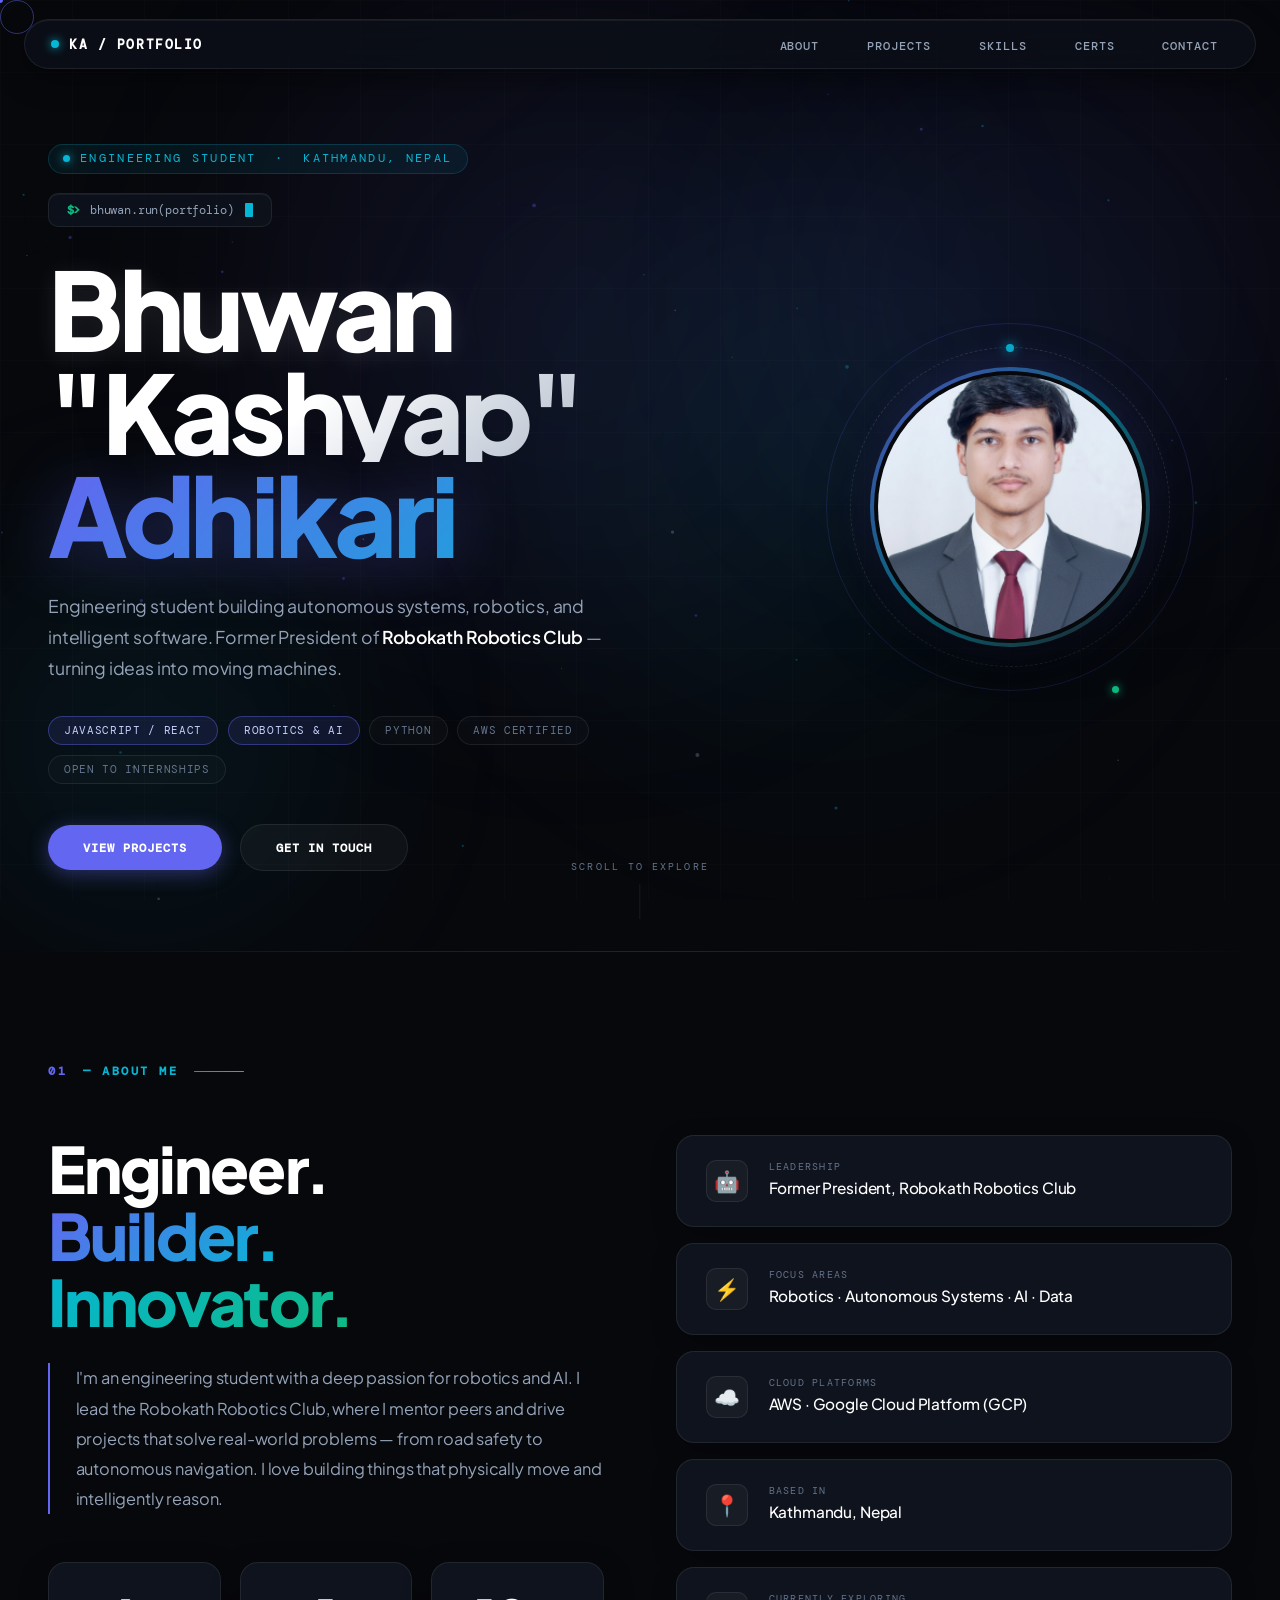
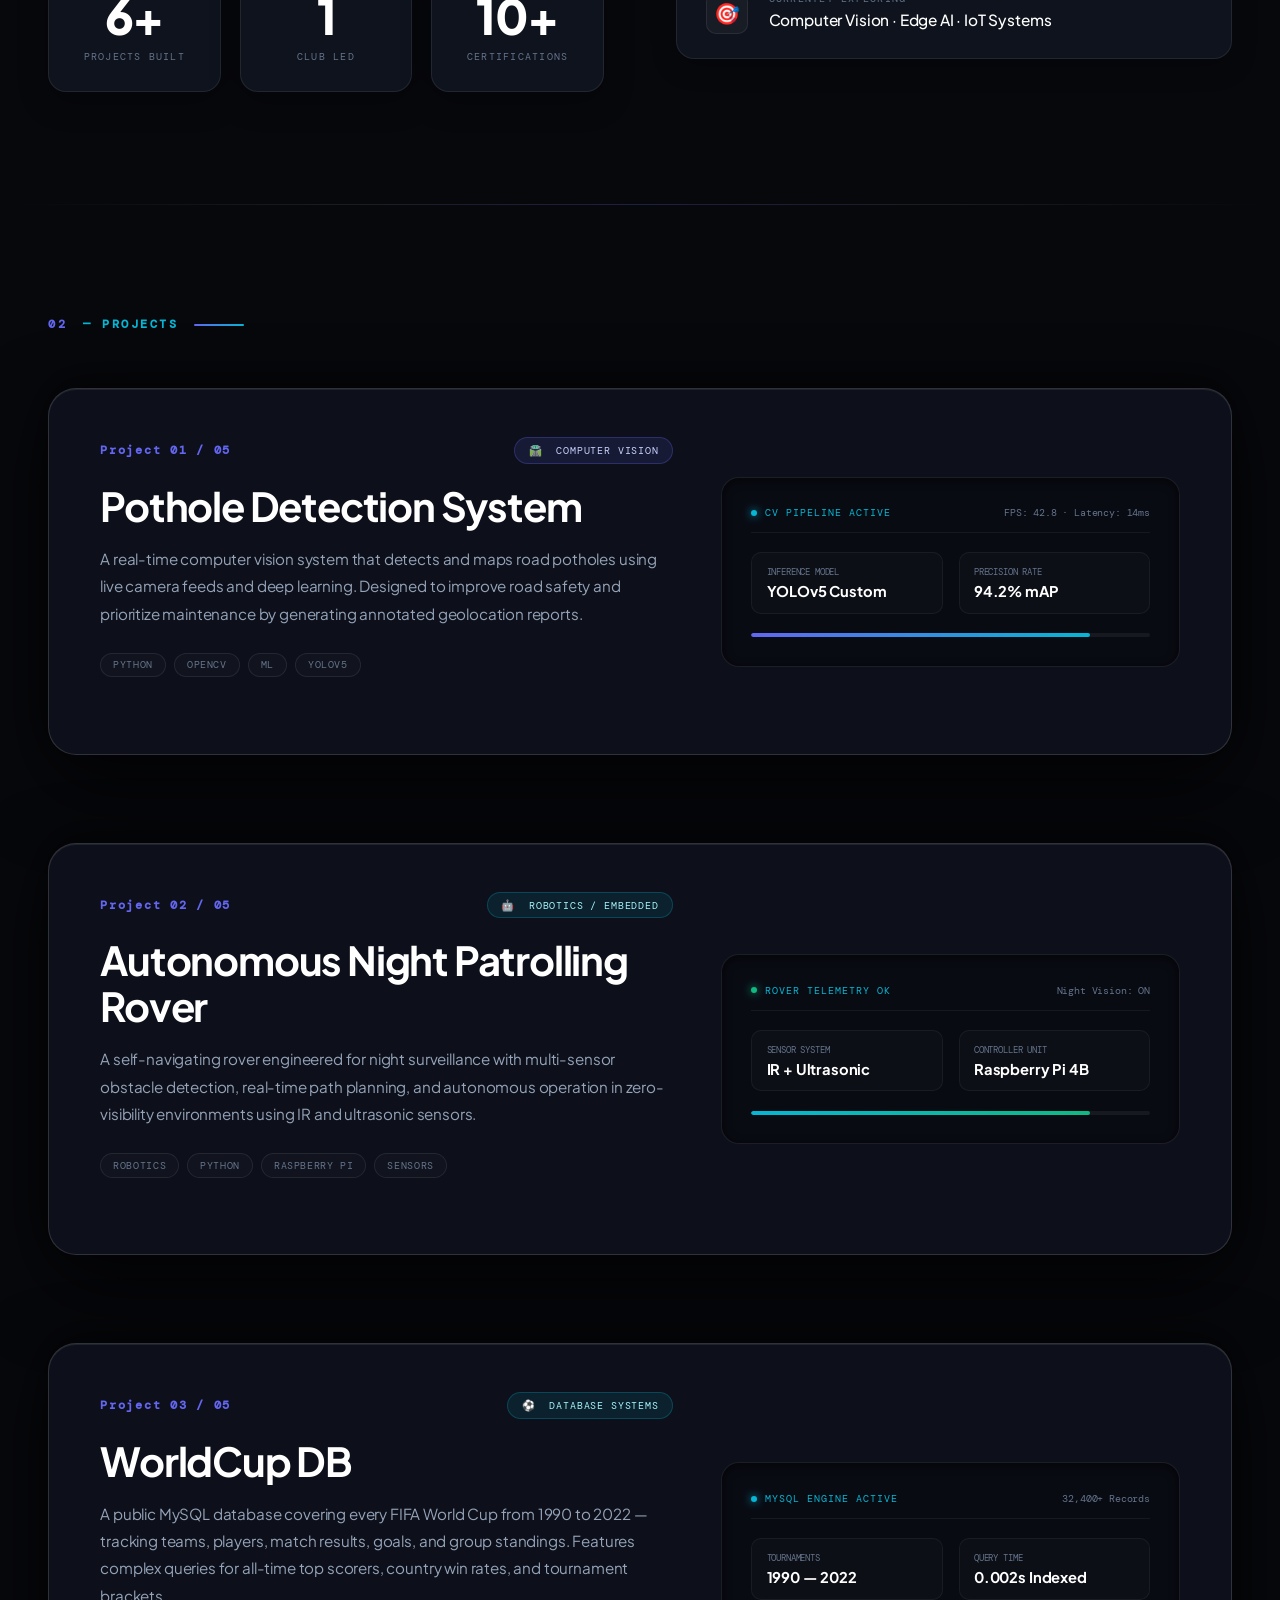
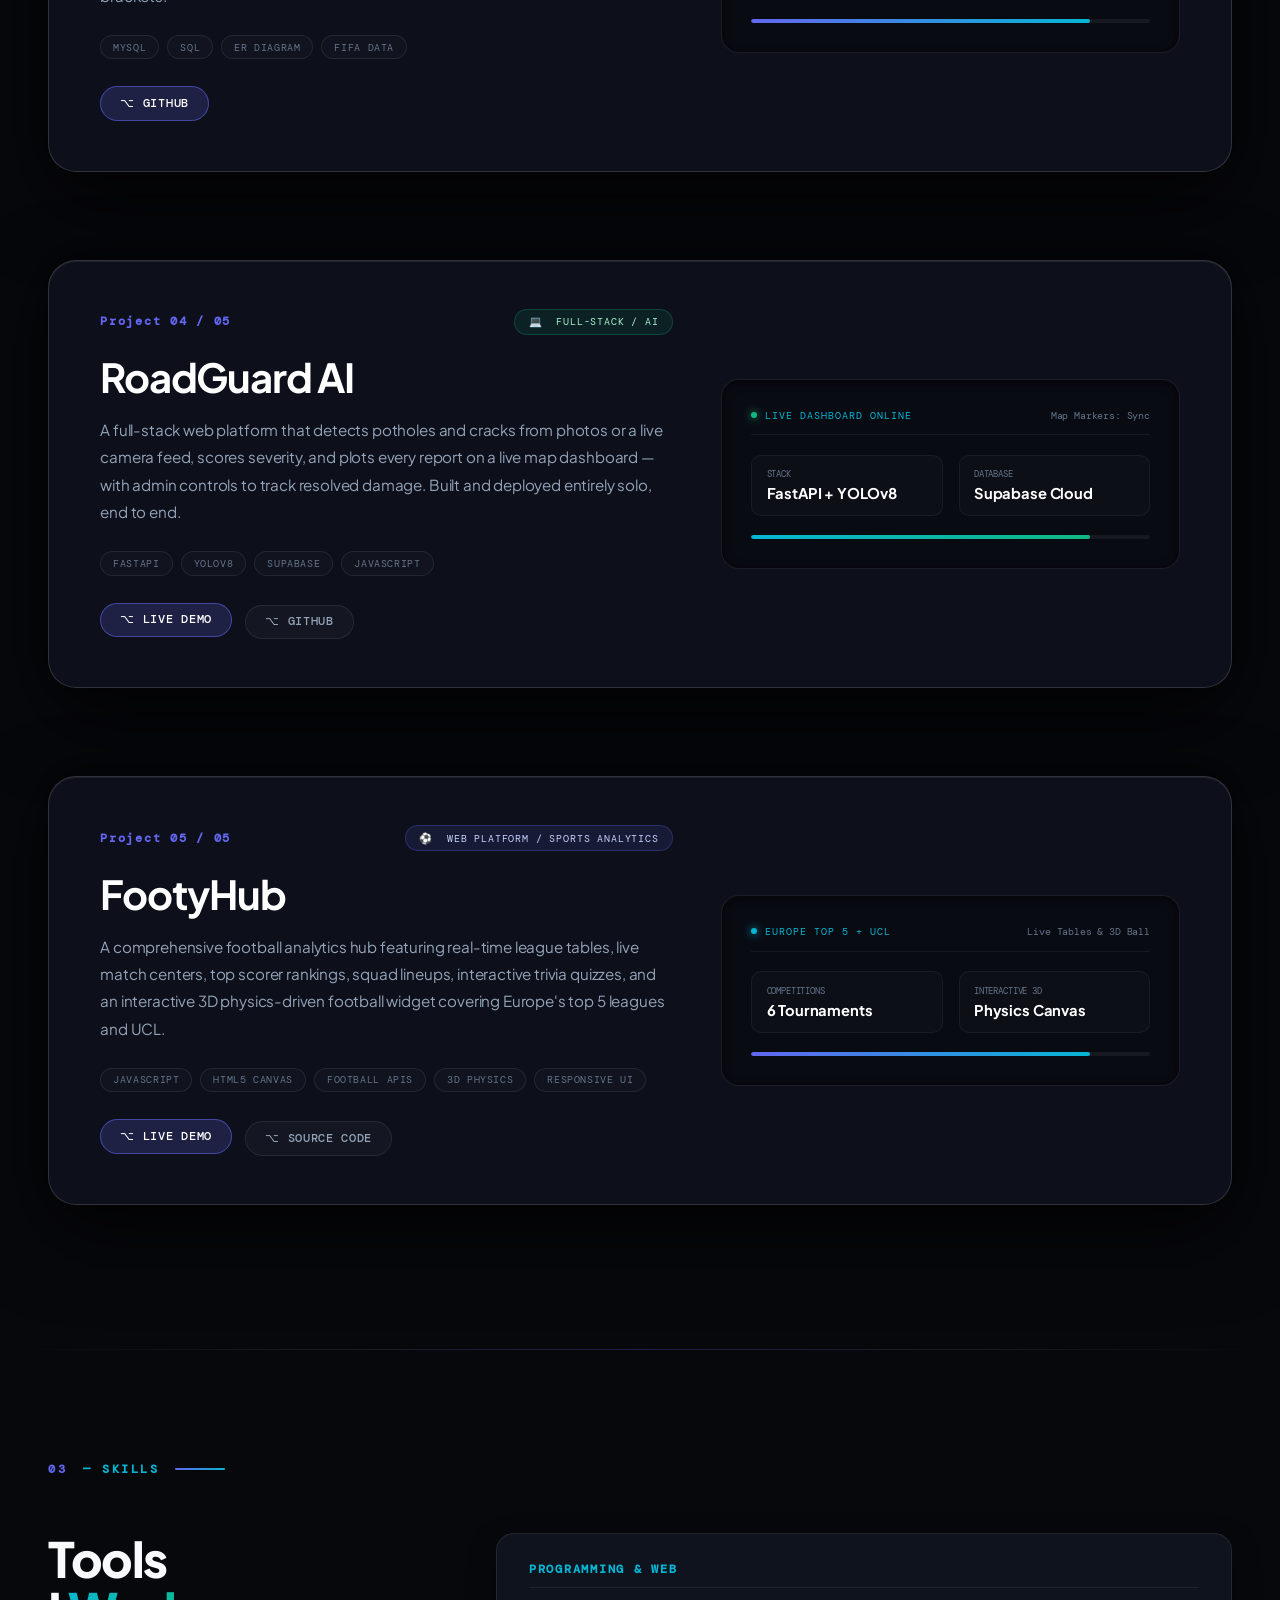
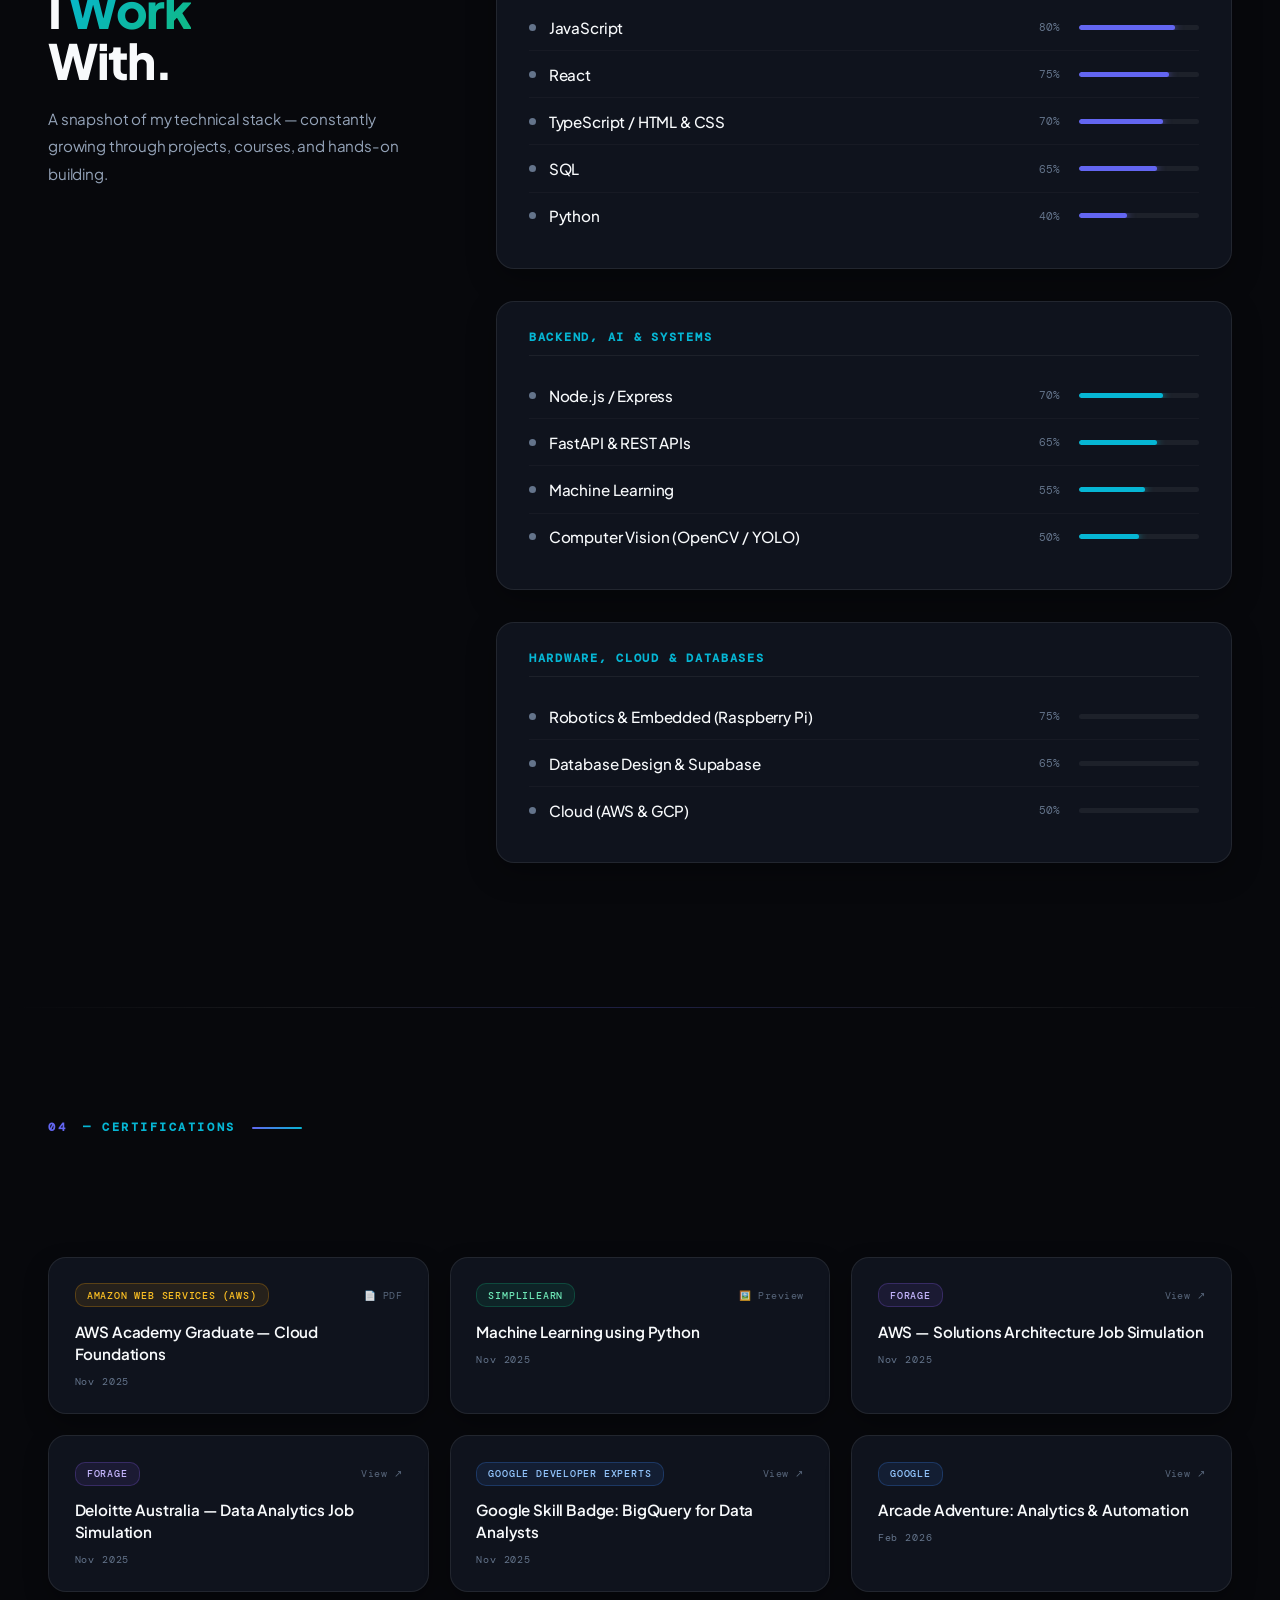
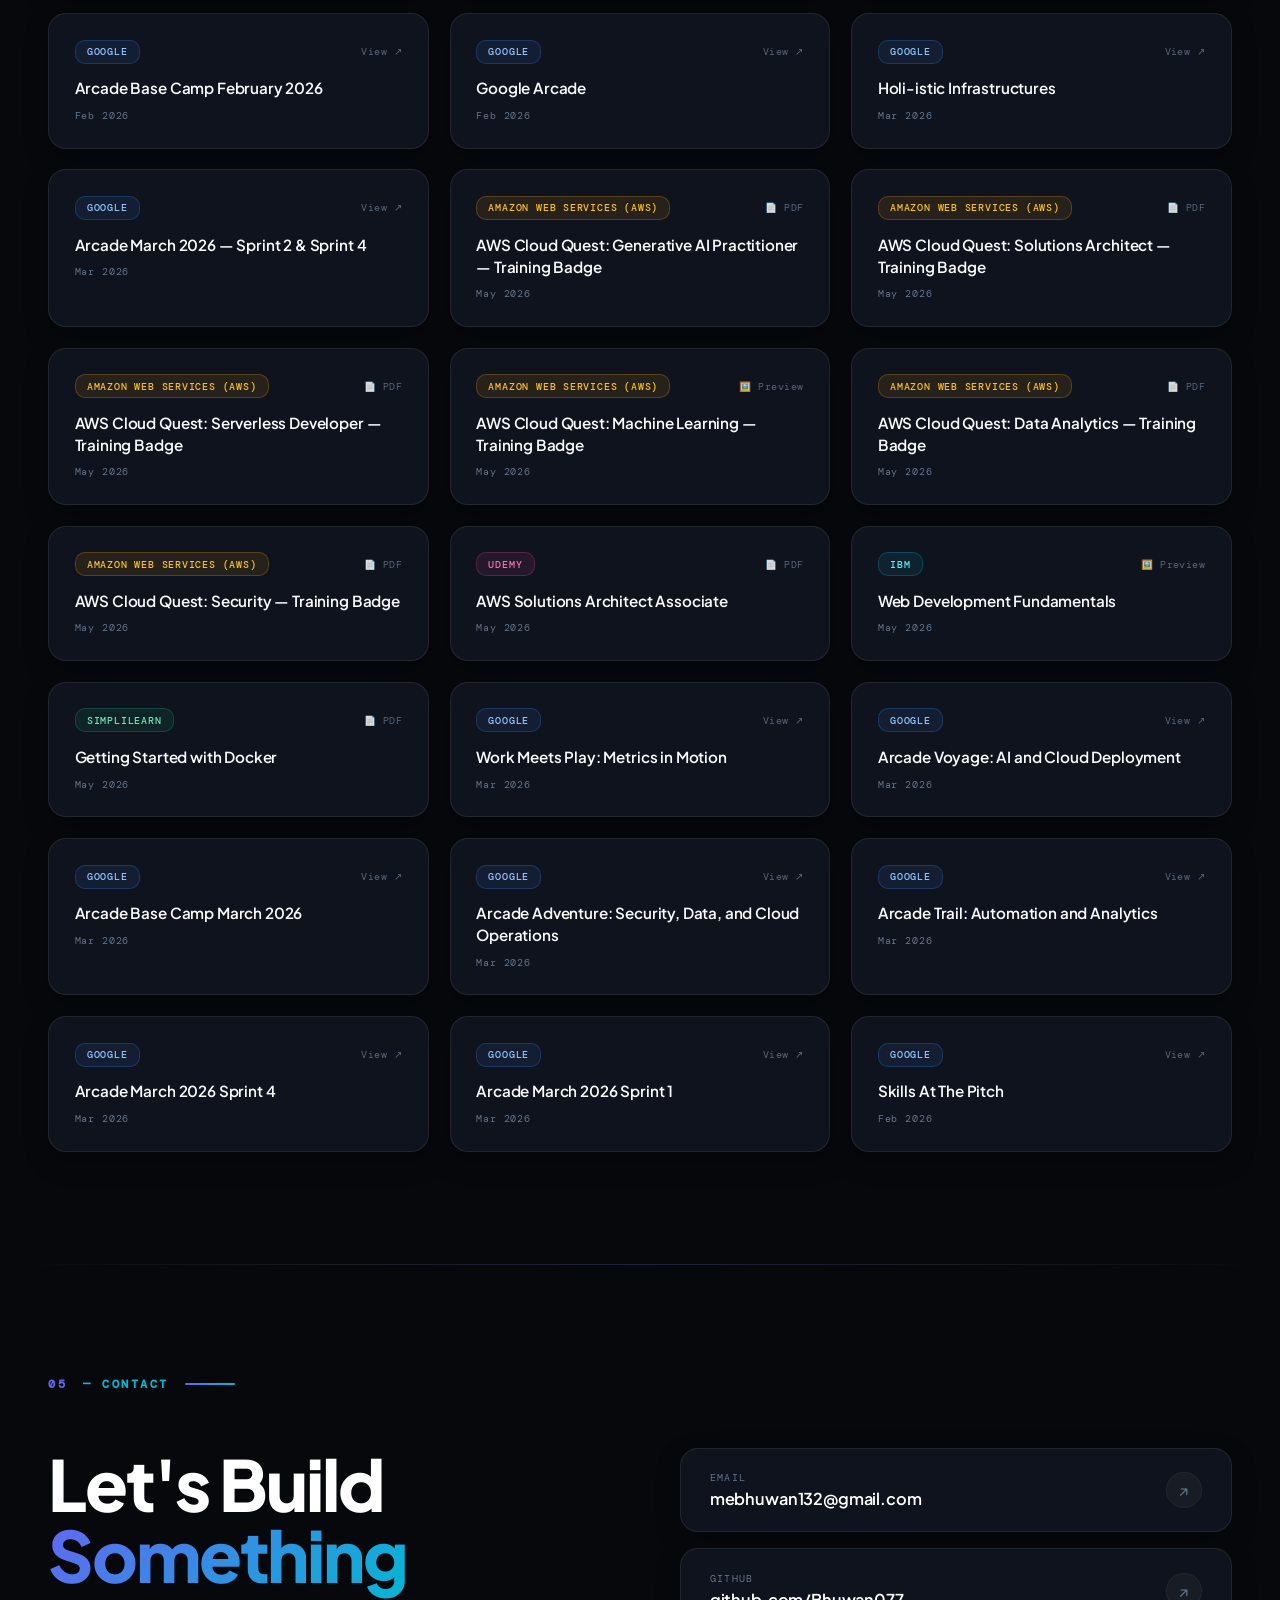
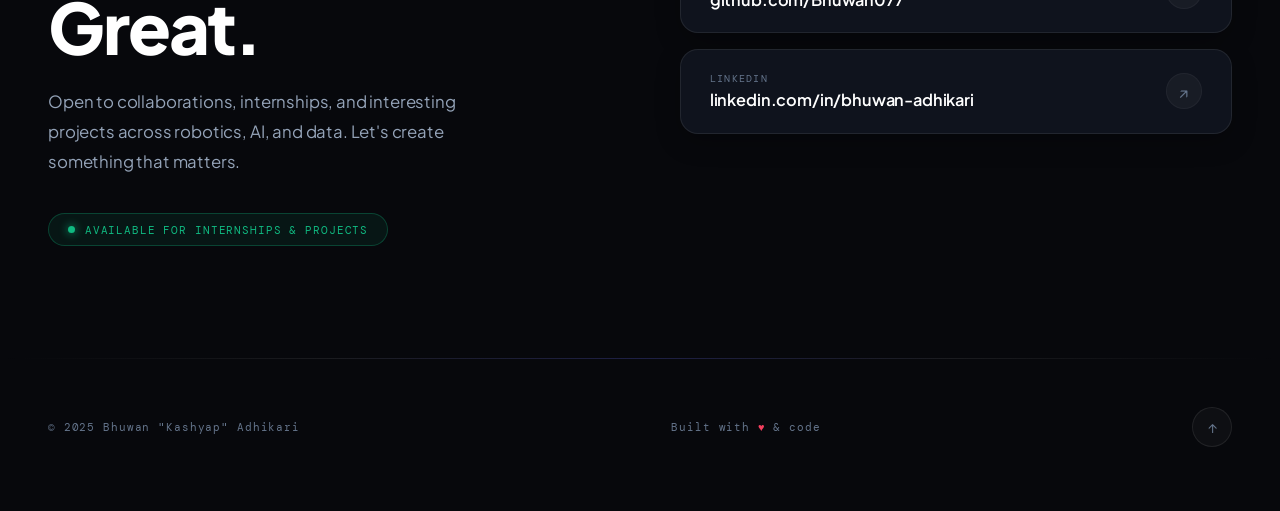
<file: index.html>
<!DOCTYPE html>
<html lang="en">
<head>
  <meta charset="UTF-8" />
  <meta name="viewport" content="width=device-width, initial-scale=1.0" />
  <title>Bhuwan "Kashyap" Adhikari — Robotics, AI & Engineering Portfolio</title>
  <meta name="description" content="Portfolio of Bhuwan 'Kashyap' Adhikari — Engineering student, former President of Robokath Robotics Club, building autonomous robotics, computer vision, and machine learning systems." />
  <meta name="author" content="Bhuwan Kashyap Adhikari" />
  <meta http-equiv="X-Content-Type-Options" content="nosniff" />
  <meta name="referrer" content="strict-origin-when-cross-origin" />
  <meta property="og:title" content="Bhuwan Kashyap Adhikari — Portfolio" />
  <meta property="og:description" content="Engineering student specializing in robotics, machine learning, and autonomous systems." />
  <meta property="og:type" content="website" />
  <link rel="preconnect" href="https://fonts.googleapis.com" />
  <link rel="preconnect" href="https://fonts.gstatic.com" crossorigin />
  <link rel="preconnect" href="https://tnuguievqklrdtkkcwhg.supabase.co" />
  <link href="https://fonts.googleapis.com/css2?family=Plus+Jakarta+Sans:wght@300;400;500;600;700;800&family=Bebas+Neue&family=DM+Mono:ital,wght@0,300;0,400;0,500;1,300&family=Inter:wght@300;400;500;600;700&display=swap" rel="stylesheet"/>
  <style>
    :root {
      --bg: #07080c;
      --bg2: #0d0f17;
      --surface: rgba(14, 17, 26, 0.75);
      --surface-solid: #0e111a;
      --surface-card: rgba(18, 22, 34, 0.82);
      --surface-card-hover: rgba(24, 29, 45, 0.95);
      --glass: rgba(255, 255, 255, 0.03);
      --glass-border: rgba(255, 255, 255, 0.08);
      --glass-border-strong: rgba(255, 255, 255, 0.14);
      --accent: #4f46e5;
      --accent-bright: #6366f1;
      --accent-glow: rgba(99, 102, 241, 0.28);
      --electric-cyan: #06b6d4;
      --emerald: #10b981;
      --amber: #f59e0b;
      --rose: #f43f5e;
      --grad1: linear-gradient(135deg, #6366f1 0%, #06b6d4 100%);
      --grad2: linear-gradient(135deg, #06b6d4 0%, #10b981 100%);
      --grad3: linear-gradient(135deg, #818cf8 0%, #c084fc 100%);
      --text: #f8fafc;
      --text-secondary: #94a3b8;
      --muted: #64748b;
      --border: rgba(255, 255, 255, 0.08);
      --border2: rgba(255, 255, 255, 0.04);
      --radius-xl: 28px;
      --radius: 18px;
      --radius-sm: 10px;
    }
    *, *::before, *::after { box-sizing: border-box; margin: 0; padding: 0; }
    html { scroll-behavior: smooth; font-size: 16px; }
    body {
      background: var(--bg); color: var(--text);
      font-family: "Plus Jakarta Sans", "Inter", -apple-system, BlinkMacSystemFont, "Segoe UI", Roboto, sans-serif;
      overflow-x: hidden;
      letter-spacing: -0.01em;
      -webkit-font-smoothing: antialiased;
    }

    /* ─── ATMOSPHERIC BACKGROUND ─── */
    .bg-gradient {
      position: fixed; inset: 0; z-index: -2;
      background: var(--bg);
      overflow: hidden;
      pointer-events: none;
    }
    .bg-gradient::before {
      content: "";
      position: absolute; width: 900px; height: 900px; top: -15%; left: 10%;
      background: radial-gradient(circle, rgba(99, 102, 241, 0.12) 0%, rgba(99, 102, 241, 0) 70%);
      filter: blur(80px);
      animation: ambientPulse 12s ease-in-out infinite alternate;
    }
    .bg-gradient::after {
      content: "";
      position: absolute; width: 800px; height: 800px; bottom: 5%; right: 5%;
      background: radial-gradient(circle, rgba(6, 182, 212, 0.09) 0%, rgba(6, 182, 212, 0) 70%);
      filter: blur(90px);
      animation: ambientPulse 15s ease-in-out infinite alternate-reverse;
    }
    @keyframes ambientPulse {
      0% { transform: scale(1) translate(0, 0); opacity: 0.7; }
      100% { transform: scale(1.15) translate(40px, 30px); opacity: 1; }
    }

    .mesh-grid {
      position: fixed; inset: 0; z-index: -1; pointer-events: none; opacity: 0.025;
      background-image:
        linear-gradient(rgba(255,255,255,0.6) 1px, transparent 1px),
        linear-gradient(90deg, rgba(255,255,255,0.6) 1px, transparent 1px);
      background-size: 72px 72px;
    }

    /* Particle Canvas */
    #particles { position: fixed; inset: 0; z-index: -1; pointer-events: none; }

    /* ─── PAGE LOADER ─── */
    .page-loader {
      position: fixed; inset: 0; z-index: 99999;
      background: var(--bg);
      display: flex; align-items: center; justify-content: center;
      transition: opacity .7s cubic-bezier(.16,1,.3,1), visibility .7s;
    }
    .page-loader.done { opacity: 0; visibility: hidden; pointer-events: none; }
    .loader-inner { display: flex; flex-direction: column; align-items: center; gap: 1.2rem; }
    .loader-text {
      font-family: "DM Mono", monospace; font-size: .8rem;
      background: var(--grad1); -webkit-background-clip: text; -webkit-text-fill-color: transparent;
      letter-spacing: .25em; text-transform: uppercase; font-weight: 500;
    }
    .loader-bar { width: 200px; height: 2px; background: rgba(255,255,255,0.06); border-radius: 2px; overflow: hidden; }
    .loader-bar-fill {
      width: 0; height: 100%; border-radius: 2px;
      background: var(--grad1);
      animation: loaderFill 1.2s cubic-bezier(.16,1,.3,1) forwards;
    }
    @keyframes loaderFill { 0%{width:0} 100%{width:100%} }

    /* ─── CUSTOM CURSOR ─── */
    .c-dot {
      width: 6px; height: 6px; background: #6366f1; border-radius: 50%;
      position: fixed; pointer-events: none; z-index: 10001;
      transform: translate(-50%, -50%);
      transition: opacity .2s ease;
    }
    .c-ring {
      width: 34px; height: 34px; border: 1.5px solid rgba(99, 102, 241, 0.45);
      border-radius: 50%; position: fixed; pointer-events: none; z-index: 10000;
      transform: translate(-50%, -50%);
      transition: width .25s cubic-bezier(.16,1,.3,1), height .25s cubic-bezier(.16,1,.3,1), border-color .2s, background .2s;
    }
    .c-ring.hovering {
      width: 52px; height: 52px; border-color: var(--electric-cyan);
      background: rgba(6, 182, 212, 0.08);
    }
    @media (max-width: 768px) {
      .c-dot, .c-ring { display: none !important; }
    }

    /* ─── NAVIGATION ─── */
    nav {
      position: fixed; top: 1.2rem; left: 50%; transform: translateX(-50%); z-index: 500;
      display: flex; justify-content: space-between; align-items: center;
      width: min(1280px, calc(100% - 3rem));
      padding: .85rem 1.6rem;
      border-radius: 50px;
      backdrop-filter: blur(24px); -webkit-backdrop-filter: blur(24px);
      background: rgba(12, 15, 24, 0.8);
      border: 1px solid var(--glass-border);
      box-shadow: 0 10px 30px rgba(0, 0, 0, 0.4), inset 0 1px 0 rgba(255,255,255,0.06);
      transition: transform .35s ease, background .3s, top .3s;
    }
    nav.nav-hidden { transform: translate(-50%, -120%); }
    nav.nav-scrolled {
      background: rgba(10, 12, 20, 0.92);
      border-color: rgba(255, 255, 255, 0.1);
      box-shadow: 0 16px 40px rgba(0,0,0,0.6);
    }
    .nav-logo {
      font-family: "DM Mono", monospace; font-size: .82rem;
      color: #ffffff;
      letter-spacing: .12em; text-transform: uppercase; font-weight: 600;
      display: flex; align-items: center; gap: .65rem;
      text-decoration: none;
    }
    .nav-logo::before {
      content: ""; width: 8px; height: 8px; border-radius: 50%;
      background: var(--electric-cyan);
      box-shadow: 0 0 10px var(--electric-cyan);
      display: inline-block;
    }
    .nav-links { display: flex; gap: 1.6rem; list-style: none; align-items: center; }
    .nav-links a {
      text-decoration: none; color: var(--text-secondary); font-size: .75rem;
      letter-spacing: .08em; text-transform: uppercase; font-family: "DM Mono", monospace;
      padding: .4rem .7rem; border-radius: 20px;
      transition: color .2s ease, background .2s ease;
      font-weight: 500;
    }
    .nav-links a:hover { color: #ffffff; background: rgba(255, 255, 255, 0.05); }
    .nav-links a.active {
      color: #ffffff; background: rgba(99, 102, 241, 0.2);
      border: 1px solid rgba(99, 102, 241, 0.35);
    }

    /* Hamburger for Mobile */
    .hamburger {
      display: none; flex-direction: column; gap: 5px; cursor: pointer;
      background: none; border: none; padding: 4px; z-index: 600;
    }
    .hamburger span {
      width: 22px; height: 2px; background: var(--text); border-radius: 2px;
      transition: all .3s;
    }
    .hamburger.open span:nth-child(1) { transform: rotate(45deg) translate(5px, 5px); }
    .hamburger.open span:nth-child(2) { opacity: 0; }
    .hamburger.open span:nth-child(3) { transform: rotate(-45deg) translate(5px, -5px); }

    .mobile-nav {
      position: fixed; inset: 0; z-index: 550;
      background: rgba(7, 8, 12, 0.98); backdrop-filter: blur(28px);
      display: flex; flex-direction: column; align-items: center; justify-content: center; gap: 2rem;
      opacity: 0; pointer-events: none; transition: opacity .3s ease;
    }
    .mobile-nav.open { opacity: 1; pointer-events: all; }
    .mobile-nav a {
      font-family: "Plus Jakarta Sans", sans-serif; font-size: 2.2rem; font-weight: 700;
      letter-spacing: -0.02em; color: var(--text); text-decoration: none; transition: color .2s ease;
    }
    .mobile-nav a:hover { color: var(--accent-bright); }

    /* ─── HERO SECTION ─── */
    #hero {
      min-height: 100vh; display: flex; align-items: center;
      padding: 9rem 3rem 5rem; position: relative; overflow: hidden;
      max-width: 1360px; margin: 0 auto;
    }

    .hero-blob {
      position: absolute; border-radius: 50%; filter: blur(100px); pointer-events: none;
      opacity: 0.55;
    }
    .hero-blob-1 { width: 500px; height: 500px; background: rgba(99, 102, 241, 0.16); top: 5%; right: 0%; }
    .hero-blob-2 { width: 420px; height: 420px; background: rgba(6, 182, 212, 0.12); bottom: 0%; left: -5%; }

    .hero-inner {
      position: relative; z-index: 2; display: flex; align-items: center; justify-content: space-between;
      gap: 4.5rem; width: 100%;
    }
    .hero-content { flex: 1.2; max-width: 760px; }

    .hero-eyebrow {
      font-family: "DM Mono", monospace; font-size: 0.72rem;
      color: var(--electric-cyan);
      letter-spacing: 0.2em; text-transform: uppercase; margin-bottom: 1.2rem;
      display: inline-flex; align-items: center; gap: 0.6rem;
      padding: .4rem .9rem; border-radius: 50px;
      background: rgba(6, 182, 212, 0.08); border: 1px solid rgba(6, 182, 212, 0.2);
    }
    .hero-eyebrow .radar-dot {
      width: 7px; height: 7px; border-radius: 50%; background: var(--electric-cyan);
      box-shadow: 0 0 10px var(--electric-cyan); animation: radarBlink 2s infinite;
    }
    @keyframes radarBlink {
      0%, 100% { opacity: 1; transform: scale(1); }
      50% { opacity: 0.4; transform: scale(0.85); }
    }

    .terminal-tag {
      display: inline-flex; align-items: center; gap: .6rem;
      font-family: "DM Mono", monospace; font-size: 0.76rem;
      background: rgba(14, 18, 28, 0.9); border: 1px solid var(--glass-border);
      color: var(--text-secondary); padding: .5rem 1.1rem; margin-bottom: 1.8rem;
      border-radius: var(--radius-sm);
      box-shadow: inset 0 1px 0 rgba(255,255,255,0.05);
    }
    .terminal-tag .prompt { color: var(--emerald); font-weight: 600; }
    .terminal-cursor {
      display: inline-block; width: 8px; height: 14px; background: var(--electric-cyan);
      margin-left: 2px; animation: blink 1s infinite; vertical-align: middle; border-radius: 1px;
    }
    @keyframes blink { 0%,100%{opacity:1} 50%{opacity:0} }

    /* Oversized Hero Typography */
    .hero-name {
      font-family: "Plus Jakarta Sans", sans-serif;
      font-size: clamp(3.6rem, 8.5vw, 7.5rem);
      font-weight: 800;
      line-height: 0.95;
      letter-spacing: -0.04em;
      margin-bottom: 1.6rem;
      display: flex;
      flex-direction: column;
    }
    .hero-name .solid {
      color: #ffffff;
      text-shadow: 0 4px 25px rgba(255,255,255,0.1);
    }
    .hero-name .gradient {
      background: linear-gradient(135deg, #ffffff 40%, #94a3b8 100%);
      -webkit-background-clip: text; -webkit-text-fill-color: transparent;
    }
    .hero-name .gradient2 {
      background: var(--grad1);
      -webkit-background-clip: text; -webkit-text-fill-color: transparent;
      filter: drop-shadow(0 8px 30px rgba(99, 102, 241, 0.3));
    }

    .hero-subtitle {
      font-size: 1.1rem; color: var(--text-secondary); max-width: 580px;
      line-height: 1.75; font-weight: 400;
    }
    .hero-subtitle strong { color: #ffffff; font-weight: 600; }

    .hero-badges {
      display: flex; gap: .6rem; flex-wrap: wrap; margin-top: 2rem;
    }
    .badge {
      font-family: "DM Mono", monospace; font-size: .68rem; letter-spacing: .06em;
      text-transform: uppercase; padding: .42rem .95rem;
      border: 1px solid var(--border); color: var(--muted);
      border-radius: 50px; transition: all .25s ease;
      background: rgba(255, 255, 255, 0.02);
    }
    .badge:hover { border-color: rgba(255,255,255,0.25); color: var(--text); background: rgba(255,255,255,0.05); }
    .badge.highlight {
      border-color: rgba(99, 102, 241, 0.4); color: #c7d2fe;
      background: rgba(99, 102, 241, 0.12);
    }

    .hero-cta {
      margin-top: 2.5rem; display: flex; gap: 1.1rem; flex-wrap: wrap; align-items: center;
    }
    .btn {
      padding: .9rem 2.2rem; font-family: "DM Mono", monospace;
      font-size: .78rem; letter-spacing: .08em; text-transform: uppercase;
      text-decoration: none; cursor: pointer; border: none;
      transition: transform .25s cubic-bezier(.16,1,.3,1), box-shadow .25s ease, background .25s ease;
      position: relative; border-radius: 50px; font-weight: 600;
      display: inline-flex; align-items: center; justify-content: center; gap: .5rem;
    }
    .btn-primary {
      background: var(--accent-bright); color: #ffffff;
      box-shadow: 0 4px 20px rgba(99, 102, 241, 0.4);
    }
    .btn-primary:hover {
      background: #4f46e5;
      transform: translateY(-2px);
      box-shadow: 0 8px 30px rgba(99, 102, 241, 0.55);
    }
    .btn-ghost {
      background: rgba(255, 255, 255, 0.04); color: #ffffff;
      border: 1px solid var(--glass-border);
    }
    .btn-ghost:hover {
      border-color: rgba(255, 255, 255, 0.25);
      transform: translateY(-2px);
      background: rgba(255, 255, 255, 0.08);
    }

    /* ─── HERO PHOTO FRAME ─── */
    .hero-photo-wrap {
      flex: 0.8; display: flex; align-items: center; justify-content: center;
      position: relative; min-width: 290px;
    }
    .hero-photo-container {
      position: relative; width: 320px; height: 320px;
      display: flex; align-items: center; justify-content: center;
    }
    .hero-photo-frame {
      position: relative; width: 280px; height: 280px; border-radius: 50%;
      padding: 4px;
      background: linear-gradient(135deg, rgba(99,102,241,0.7), rgba(6,182,212,0.5), rgba(255,255,255,0.1));
      box-shadow: 0 20px 60px rgba(0, 0, 0, 0.8), 0 0 40px rgba(99,102,241,0.25);
      z-index: 2;
    }
    .hero-photo-frame img {
      width: 100%; height: 100%; border-radius: 50%; object-fit: cover;
      object-position: center top; display: block;
      background: #111420;
      border: 4px solid var(--bg);
      transition: transform .4s cubic-bezier(.16,1,.3,1);
    }
    .hero-photo-frame:hover img { transform: scale(1.03); }

    .orbit { position: absolute; border-radius: 50%; pointer-events: none; z-index: 1; }
    .orbit-1 { inset: 0px; border: 1px dashed rgba(255, 255, 255, 0.14); animation: spin 26s linear infinite; }
    .orbit-1::before {
      content: ""; position: absolute; top: -4px; left: 50%; width: 8px; height: 8px;
      background: var(--electric-cyan); border-radius: 50%; transform: translateX(-50%);
      box-shadow: 0 0 12px var(--electric-cyan);
    }
    .orbit-2 { inset: -24px; border: 1px solid rgba(99, 102, 241, 0.18); animation: spin 44s linear infinite reverse; }
    .orbit-2::before {
      content: ""; position: absolute; bottom: -3px; right: 20%; width: 7px; height: 7px;
      background: var(--emerald); border-radius: 50%; box-shadow: 0 0 10px var(--emerald);
    }
    @keyframes spin { from{transform:rotate(0)} to{transform:rotate(360deg)} }

    .hero-scroll-hint {
      position: absolute; bottom: 2rem; left: 50%; transform: translateX(-50%);
      font-family: "DM Mono", monospace; font-size: .65rem; color: var(--muted);
      letter-spacing: .2em; text-transform: uppercase;
      display: flex; flex-direction: column; align-items: center; gap: .7rem;
    }
    .scroll-line {
      width: 1px; height: 35px; background: rgba(255,255,255,0.08);
      position: relative; overflow: hidden;
    }
    .scroll-line::after {
      content: ""; position: absolute; top: -100%; left: 0;
      width: 1px; height: 100%;
      background: var(--grad1);
      animation: scrollDrop 2.2s ease-in-out infinite;
    }
    @keyframes scrollDrop { 0%{top:-100%} 100%{top:200%} }

    /* ─── SECTION GLOBAL ARCHITECTURE ─── */
    section {
      padding: 7rem 3rem; position: relative;
      max-width: 1360px; margin: 0 auto;
    }
    .section-divider {
      width: 100%; max-width: 1360px; margin: 0 auto;
      height: 1px;
      background: linear-gradient(90deg, transparent, var(--glass-border), rgba(99,102,241,0.25), var(--glass-border), transparent);
    }

    .section-eyebrow {
      font-family: "DM Mono", monospace; font-size: .72rem;
      color: var(--electric-cyan);
      letter-spacing: .22em; text-transform: uppercase;
      display: flex; align-items: center; gap: 1rem; margin-bottom: 3.5rem;
      font-weight: 600;
    }
    .section-eyebrow .num {
      color: var(--accent-bright);
    }
    .section-eyebrow::after {
      content: ""; width: 50px; height: 1.5px; background: var(--grad1); border-radius: 2px;
    }

    /* ─── ABOUT ME (BENTO LUXURY GRID) ─── */
    .about-layout { display: grid; grid-template-columns: 1fr 1fr; gap: 4.5rem; align-items: start; }
    .about-heading {
      font-family: "Plus Jakarta Sans", sans-serif;
      font-size: clamp(2.6rem, 5vw, 4.4rem);
      font-weight: 800;
      line-height: 1.04; letter-spacing: -0.03em; margin-bottom: 1.8rem;
    }
    .about-heading .c1 { color: #ffffff; }
    .about-heading .c2 { background: var(--grad1); -webkit-background-clip: text; -webkit-text-fill-color: transparent; }
    .about-heading .c3 { background: var(--grad2); -webkit-background-clip: text; -webkit-text-fill-color: transparent; }

    .about-bio {
      color: var(--text-secondary); line-height: 1.85; font-size: 1.02rem; font-weight: 400;
      border-left: 2px solid var(--accent-bright);
      padding-left: 1.6rem;
    }

    .stats-grid { display: grid; grid-template-columns: repeat(3, 1fr); gap: 1.2rem; margin-top: 3rem; }
    .stat-box {
      background: var(--surface-card);
      border: 1px solid var(--glass-border); border-radius: var(--radius);
      padding: 1.8rem 1.4rem; text-align: center;
      transition: transform .25s ease, border-color .25s ease, box-shadow .25s ease;
      box-shadow: 0 10px 30px rgba(0,0,0,0.3);
    }
    .stat-box:hover {
      transform: translateY(-3px);
      box-shadow: 0 16px 40px rgba(0,0,0,0.5);
      border-color: rgba(99,102,241,0.4);
    }
    .stat-num {
      font-family: "Plus Jakarta Sans", sans-serif; font-size: 3rem; font-weight: 800; line-height: 1;
      color: #ffffff; letter-spacing: -0.03em;
    }
    .stat-lbl {
      font-family: "DM Mono", monospace; font-size: .65rem; color: var(--muted);
      letter-spacing: .12em; text-transform: uppercase; margin-top: .6rem;
    }

    .about-cards { display: flex; flex-direction: column; gap: 1rem; }
    .about-card {
      background: var(--surface-card);
      border: 1px solid var(--glass-border); border-radius: var(--radius);
      padding: 1.5rem 1.8rem;
      display: flex; align-items: flex-start; gap: 1.3rem;
      transition: transform .25s cubic-bezier(.16,1,.3,1), border-color .25s ease, background .25s ease;
      box-shadow: 0 8px 24px rgba(0,0,0,0.25);
    }
    .about-card:hover {
      transform: translateX(6px);
      border-color: rgba(99,102,241,0.35);
      background: var(--surface-card-hover);
    }
    .about-card-icon {
      font-size: 1.3rem; flex-shrink: 0; width: 42px; height: 42px;
      background: rgba(255, 255, 255, 0.04); border-radius: var(--radius-sm);
      border: 1px solid var(--border);
      display: flex; align-items: center; justify-content: center;
    }
    .about-card-label {
      font-family: "DM Mono", monospace; font-size: .65rem; color: var(--muted);
      letter-spacing: .12em; text-transform: uppercase; margin-bottom: .25rem;
    }
    .about-card-value { font-size: .96rem; font-weight: 500; color: #ffffff; line-height: 1.45; }

    /* ─── PROJECTS: STICKY STACKING PRESENTATION ─── */
    .projects-stack {
      display: flex; flex-direction: column; gap: 3.5rem; position: relative;
    }

    .project-card {
      position: sticky;
      top: calc(85px + var(--card-index) * 26px);
      background: rgba(14, 18, 28, 0.94);
      backdrop-filter: blur(28px); -webkit-backdrop-filter: blur(28px);
      border: 1px solid var(--glass-border-strong);
      border-radius: var(--radius-xl);
      padding: 3rem 3.2rem;
      box-shadow: 
        0 -12px 35px rgba(0,0,0,0.45),
        0 30px 80px rgba(0,0,0,0.7),
        inset 0 1px 0 rgba(255,255,255,0.08);
      transition: transform .35s cubic-bezier(.16,1,.3,1), border-color .3s ease, box-shadow .3s ease, filter .3s ease;
      overflow: hidden;
      margin-bottom: 2rem;
    }
    .project-card:hover {
      border-color: rgba(99, 102, 241, 0.5);
      box-shadow: 0 -15px 40px rgba(0,0,0,0.5), 0 35px 90px rgba(0,0,0,0.8), 0 0 30px rgba(99,102,241,0.15);
    }

    .project-card-inner {
      display: grid; grid-template-columns: 1.25fr 1fr; gap: 3rem; align-items: center;
    }

    .project-meta-row {
      display: flex; align-items: center; justify-content: space-between; margin-bottom: 1.2rem;
    }
    .project-num {
      font-family: "DM Mono", monospace; font-size: .72rem; color: var(--accent-bright);
      letter-spacing: .15em; font-weight: 600;
    }
    .project-category {
      display: inline-flex; align-items: center; gap: .4rem;
      font-family: "DM Mono", monospace; font-size: .65rem;
      letter-spacing: .08em; text-transform: uppercase;
      padding: .35rem .85rem; border-radius: 50px;
      background: rgba(99, 102, 241, 0.12); border: 1px solid rgba(99, 102, 241, 0.28);
      color: #c7d2fe;
    }
    .project-category.cat-b { background: rgba(6, 182, 212, 0.1); border-color: rgba(6, 182, 212, 0.25); color: #a5f3fc; }
    .project-category.cat-c { background: rgba(16, 185, 129, 0.1); border-color: rgba(16, 185, 129, 0.25); color: #a7f3d0; }

    .project-title {
      font-family: "Plus Jakarta Sans", sans-serif; font-size: clamp(1.8rem, 3.2vw, 2.5rem);
      font-weight: 700; letter-spacing: -0.03em; line-height: 1.15; margin-bottom: 1rem; color: #ffffff;
    }
    .project-desc {
      color: var(--text-secondary); font-size: .95rem; line-height: 1.8; margin-bottom: 1.6rem;
      font-weight: 400;
    }

    .project-tags { display: flex; flex-wrap: wrap; gap: .5rem; margin-bottom: 1.8rem; }
    .tag {
      font-family: "DM Mono", monospace; font-size: .65rem; color: var(--muted);
      border: 1px solid var(--glass-border); padding: .3rem .75rem; border-radius: 50px;
      letter-spacing: .06em; text-transform: uppercase;
      background: rgba(255, 255, 255, 0.02); transition: all .2s;
    }
    .project-card:hover .tag { border-color: rgba(255,255,255,0.18); color: var(--text); }

    .project-links { display: flex; gap: .8rem; flex-wrap: wrap; }
    .proj-link {
      font-family: "DM Mono", monospace; font-size: .72rem; letter-spacing: .06em;
      text-transform: uppercase; padding: .55rem 1.2rem; border-radius: 50px;
      text-decoration: none; border: 1px solid var(--border);
      color: var(--text-secondary); transition: all .25s ease;
      background: rgba(255, 255, 255, 0.03); font-weight: 500;
      display: inline-flex; align-items: center; gap: .4rem;
    }
    .proj-link:hover, .proj-link.primary {
      color: #ffffff; border-color: rgba(99, 102, 241, 0.55);
      background: rgba(99, 102, 241, 0.2);
      transform: translateY(-2px);
    }

    /* Interactive Right-side Technical Visual Dashboard for Each Project */
    .project-visual-box {
      background: rgba(9, 11, 18, 0.8);
      border: 1px solid var(--glass-border); border-radius: var(--radius);
      padding: 1.8rem; position: relative; overflow: hidden;
      box-shadow: inset 0 2px 10px rgba(0,0,0,0.6);
      display: flex; flex-direction: column; gap: 1.2rem;
    }
    .hud-header {
      display: flex; align-items: center; justify-content: space-between;
      border-bottom: 1px solid rgba(255,255,255,0.06); padding-bottom: .8rem;
    }
    .hud-badge {
      font-family: "DM Mono", monospace; font-size: .62rem; letter-spacing: .1em;
      text-transform: uppercase; color: var(--electric-cyan);
      display: flex; align-items: center; gap: .5rem;
    }
    .hud-badge-dot { width: 6px; height: 6px; border-radius: 50%; background: var(--electric-cyan); box-shadow: 0 0 8px var(--electric-cyan); }
    .hud-metric { font-family: "DM Mono", monospace; font-size: .62rem; color: var(--muted); }
    
    .hud-metrics-grid {
      display: grid; grid-template-columns: 1fr 1fr; gap: 1rem;
    }
    .hud-metric-card {
      background: rgba(255,255,255,0.02); border: 1px solid rgba(255,255,255,0.05);
      padding: .8rem .9rem; border-radius: var(--radius-sm);
    }
    .hud-metric-label { font-family: "DM Mono", monospace; font-size: .58rem; color: var(--muted); text-transform: uppercase; margin-bottom: .25rem; }
    .hud-metric-value { font-family: "Plus Jakarta Sans", sans-serif; font-size: .92rem; font-weight: 700; color: #ffffff; }

    .hud-pulse-bar {
      height: 4px; width: 100%; background: rgba(255,255,255,0.06); border-radius: 2px; overflow: hidden; position: relative;
    }
    .hud-pulse-fill {
      height: 100%; border-radius: 2px; background: var(--grad1);
      width: 85%; animation: pulseWidth 3s ease-in-out infinite alternate;
    }
    @keyframes pulseWidth { 0%{width:65%} 100%{width:95%} }

    /* ─── SKILLS SECTION ─── */
    .skills-layout { display: grid; grid-template-columns: 1fr 2fr; gap: 5rem; align-items: start; }
    .skills-sticky { position: sticky; top: 7rem; }
    .skills-heading {
      font-family: "Plus Jakarta Sans", sans-serif; font-size: clamp(2.2rem, 3.8vw, 3.6rem);
      font-weight: 800; line-height: 1.05; letter-spacing: -0.03em;
    }
    .skills-heading .accent { background: var(--grad2); -webkit-background-clip: text; -webkit-text-fill-color: transparent; }
    .skills-desc { color: var(--text-secondary); font-size: .95rem; line-height: 1.8; margin-top: 1.2rem; font-weight: 400; }

    .skill-group {
      margin-bottom: 2rem; background: var(--surface-card);
      border: 1px solid var(--glass-border); border-radius: var(--radius);
      padding: 1.8rem 2rem; box-shadow: 0 10px 30px rgba(0,0,0,0.3);
    }
    .skill-group-label {
      font-family: "DM Mono", monospace; font-size: .72rem; letter-spacing: .15em; text-transform: uppercase;
      margin-bottom: 1rem; padding-bottom: .6rem;
      border-bottom: 1px solid rgba(255,255,255,0.06);
      color: var(--electric-cyan); font-weight: 600;
    }

    .skill-row {
      display: flex; align-items: center; justify-content: space-between;
      padding: .85rem 0; border-bottom: 1px solid rgba(255,255,255,0.03);
      transition: padding .2s ease;
    }
    .skill-row:last-child { border-bottom: none; }
    .skill-row:hover { padding-left: .5rem; }
    .skill-name-wrap { display: flex; align-items: center; gap: .8rem; }
    .skill-dot {
      width: 7px; height: 7px; border-radius: 50%;
      background: var(--muted); flex-shrink: 0;
      transition: all .2s ease;
    }
    .skill-row:hover .skill-dot { background: var(--electric-cyan); box-shadow: 0 0 10px var(--electric-cyan); }
    .skill-name { font-size: .95rem; font-weight: 500; color: var(--text); transition: color .2s ease; }
    .skill-row:hover .skill-name { color: #ffffff; }
    .skill-right { display: flex; align-items: center; gap: 1.2rem; }
    .skill-pct { font-family: "DM Mono", monospace; font-size: .7rem; color: var(--muted); min-width: 2.5rem; text-align: right; }
    .skill-track { width: 120px; height: 5px; background: rgba(255,255,255,0.06); border-radius: 3px; overflow: hidden; }
    .skill-fill {
      height: 100%; border-radius: 3px;
      background: var(--accent-bright);
      transition: width 1.4s cubic-bezier(.16,1,.3,1);
      box-shadow: 0 0 8px var(--accent-bright);
    }
    .skill-fill.b { background: var(--electric-cyan); box-shadow: 0 0 8px var(--electric-cyan); }
    .skill-fill.c { background: var(--emerald); box-shadow: 0 0 8px var(--emerald); }

    /* ─── CERTIFICATIONS SECTION ─── */
    .certs-grid { display: grid; grid-template-columns: repeat(3, 1fr); gap: 1.3rem; }
    .cert-card {
      background: var(--surface-card);
      border: 1px solid var(--glass-border); border-radius: var(--radius);
      padding: 1.6rem; overflow: hidden; position: relative;
      transition: transform .25s ease, border-color .25s ease, box-shadow .25s ease; cursor: pointer;
      box-shadow: 0 10px 25px rgba(0,0,0,0.3);
    }
    .cert-card:hover {
      transform: translateY(-4px);
      box-shadow: 0 16px 40px rgba(0,0,0,0.5), 0 0 20px rgba(99,102,241,0.12);
      border-color: rgba(99,102,241,0.4);
    }
    .cert-card::before {
      content: ""; position: absolute; top: 0; left: 0; right: 0; height: 2px; border-radius: var(--radius) var(--radius) 0 0;
      transform: scaleX(0); transform-origin: left;
      transition: transform .3s ease;
    }
    .cert-card:hover::before { transform: scaleX(1); }
    .cert-card.aws::before { background: #f59e0b; }
    .cert-card.google::before { background: #3b82f6; }
    .cert-card.forage::before { background: #8b5cf6; }
    .cert-card.simplilearn::before { background: #10b981; }
    .cert-card.ibm::before { background: #06b6d4; }
    .cert-card.udemy::before { background: #ec4899; }
    .cert-card.deloitte::before { background: #84cc16; }

    .cert-top-row { display: flex; align-items: center; justify-content: space-between; margin-bottom: .85rem; }
    .cert-issuer-badge {
      display: inline-block; font-family: "DM Mono", monospace; font-size: .62rem;
      letter-spacing: .08em; text-transform: uppercase; padding: .28rem .7rem;
      font-weight: 500; border-radius: var(--radius-sm);
    }
    .cert-issuer-badge.aws { background: rgba(245,158,11,.1); color: #fbbf24; border: 1px solid rgba(245,158,11,.25); }
    .cert-issuer-badge.google { background: rgba(59,130,246,.1); color: #93c5fd; border: 1px solid rgba(59,130,246,.25); }
    .cert-issuer-badge.forage { background: rgba(139,92,246,.1); color: #c4b5fd; border: 1px solid rgba(139,92,246,.25); }
    .cert-issuer-badge.simplilearn { background: rgba(16,185,129,.1); color: #6ee7b7; border: 1px solid rgba(16,185,129,.25); }
    .cert-issuer-badge.ibm { background: rgba(6,182,212,.1); color: #67e8f9; border: 1px solid rgba(6,182,212,.25); }
    .cert-issuer-badge.udemy { background: rgba(236,72,153,.1); color: #f472b6; border: 1px solid rgba(236,72,153,.25); }
    .cert-issuer-badge.deloitte { background: rgba(132,204,22,.1); color: #bef264; border: 1px solid rgba(132,204,22,.25); }

    .cert-view-badge {
      font-family: "DM Mono", monospace; font-size: .6rem; letter-spacing: .05em;
      color: var(--muted); opacity: 0.85; transition: color .2s, opacity .2s;
    }
    .cert-card:hover .cert-view-badge { color: var(--accent-bright); opacity: 1; }

    .cert-name { font-size: .95rem; font-weight: 600; color: var(--text); line-height: 1.45; margin-bottom: .6rem; }
    .cert-date { font-family: "DM Mono", monospace; font-size: .65rem; color: var(--muted); letter-spacing: .08em; }

    /* Cert Filters */
    .cert-filters { display: flex; flex-wrap: wrap; gap: .6rem; margin-bottom: 2.2rem; }
    .cert-filter-btn {
      font-family: "DM Mono", monospace; font-size: .68rem; letter-spacing: .06em;
      text-transform: uppercase; padding: .45rem 1.1rem; border-radius: 50px;
      background: var(--surface-card); border: 1px solid var(--glass-border);
      color: var(--text-secondary); cursor: pointer; transition: all .2s ease;
    }
    .cert-filter-btn:hover { border-color: rgba(255,255,255,0.25); color: #ffffff; }
    .cert-filter-btn.active {
      background: var(--accent-bright); border-color: var(--accent-bright); color: #ffffff;
      box-shadow: 0 4px 16px rgba(99, 102, 241, 0.4);
    }
    .cert-loading {
      grid-column: 1/-1; text-align: center; padding: 3rem;
      font-family: "DM Mono", monospace; font-size: .75rem; color: var(--muted);
    }

    /* ─── CERT MODAL ─── */
    .cert-modal-overlay {
      position: fixed; inset: 0; background: rgba(7, 8, 12, 0.9);
      backdrop-filter: blur(20px); -webkit-backdrop-filter: blur(20px); z-index: 9999;
      display: flex; align-items: center; justify-content: center;
      opacity: 0; pointer-events: none; transition: opacity .35s ease;
      padding: 1.5rem;
    }
    .cert-modal-overlay.open { opacity: 1; pointer-events: all; }
    .cert-modal-box {
      background: var(--surface-solid); border: 1px solid var(--glass-border-strong);
      border-radius: var(--radius);
      padding: 2.2rem 2.4rem; max-width: 680px; width: 100%; max-height: 90vh;
      overflow-y: auto; position: relative;
      transform: translateY(20px) scale(0.97);
      transition: transform .35s cubic-bezier(.16,1,.3,1);
      box-shadow: 0 30px 90px rgba(0,0,0,0.8), inset 0 1px 0 rgba(255,255,255,0.08);
    }
    .cert-modal-overlay.open .cert-modal-box { transform: translateY(0) scale(1); }
    .cert-modal-close {
      position: absolute; top: 1.2rem; right: 1.2rem;
      background: rgba(255,255,255,0.05); border: 1px solid var(--border); color: var(--muted);
      font-size: 1.1rem; cursor: pointer; transition: color .2s, transform .2s, background .2s;
      width: 36px; height: 36px; border-radius: 50%;
      display: flex; align-items: center; justify-content: center; z-index: 5;
    }
    .cert-modal-close:hover { color: #ffffff; transform: rotate(90deg); background: rgba(255,255,255,0.12); }
    .cert-modal-badge-wrap { margin-bottom: 1rem; }
    .cert-modal-name {
      font-family: "Plus Jakarta Sans", sans-serif; font-size: 1.7rem; font-weight: 700;
      letter-spacing: -0.02em; color: var(--text); margin-bottom: .3rem; line-height: 1.25;
    }
    .cert-modal-date { font-family: "DM Mono", monospace; font-size: .68rem; color: var(--muted); letter-spacing: .1em; margin-bottom: 1.2rem; }
    .cert-modal-preview {
      width: 100%; min-height: 240px; max-height: 460px; height: auto; margin-bottom: 1.4rem;
      border: 1px solid var(--glass-border); border-radius: var(--radius-sm);
      background: rgba(0,0,0,0.5); overflow: hidden; display: flex; align-items: center; justify-content: center;
    }
    .cert-modal-preview img { width: 100%; height: auto; max-height: 440px; object-fit: contain; display: block; margin: 0 auto; }
    .cert-modal-preview iframe { width: 100%; height: 420px; border: none; display: block; background: #fff; }
    .cert-modal-desc { font-size: .92rem; color: var(--text-secondary); line-height: 1.7; margin-bottom: 1.6rem; }
    .cert-modal-actions { display: flex; gap: .8rem; flex-wrap: wrap; align-items: center; }
    .cert-modal-verify {
      display: inline-flex; align-items: center; gap: .4rem; font-family: "DM Mono", monospace;
      font-size: .72rem; letter-spacing: .08em; text-transform: uppercase;
      padding: .65rem 1.4rem; text-decoration: none; border: 1px solid; border-radius: 50px;
      transition: all .25s ease; font-weight: 600;
    }
    .cert-modal-verify:hover { opacity: .85; transform: translateY(-2px); }
    .cert-modal-pdf-link {
      display: inline-flex; align-items: center; gap: .4rem; font-family: "DM Mono", monospace;
      font-size: .72rem; letter-spacing: .08em; text-transform: uppercase;
      padding: .65rem 1.3rem; text-decoration: none; border: 1px solid var(--border);
      border-radius: 50px; color: var(--text-secondary); background: rgba(255,255,255,0.03);
      transition: all .25s ease;
    }
    .cert-modal-pdf-link:hover { color: #fff; border-color: var(--text-secondary); transform: translateY(-2px); }

    /* ─── CONTACT SECTION ─── */
    .contact-layout { display: grid; grid-template-columns: 1fr 1fr; gap: 5rem; align-items: start; }
    .contact-heading {
      font-family: "Plus Jakarta Sans", sans-serif;
      font-size: clamp(2.8rem, 5.5vw, 4.8rem);
      font-weight: 800; line-height: 1.02; letter-spacing: -0.03em; color: #ffffff;
    }
    .contact-heading .line2 {
      background: var(--grad1);
      -webkit-background-clip: text; -webkit-text-fill-color: transparent;
    }
    .contact-sub {
      color: var(--text-secondary); font-size: 1.05rem; line-height: 1.8;
      margin-top: 1.5rem; font-weight: 400; max-width: 420px;
    }

    .contact-availability {
      display: inline-flex; align-items: center; gap: .6rem; margin-top: 2.2rem;
      font-family: "DM Mono", monospace; font-size: .68rem; letter-spacing: .08em;
      text-transform: uppercase; color: var(--emerald);
      border: 1px solid rgba(16, 185, 129, 0.28); padding: .55rem 1.2rem;
      background: rgba(16, 185, 129, 0.08); border-radius: 50px;
    }
    .avail-dot {
      width: 7px; height: 7px; border-radius: 50%; background: var(--emerald);
      box-shadow: 0 0 10px var(--emerald); animation: blink 2s infinite;
    }

    .contact-links { display: flex; flex-direction: column; gap: 1rem; }
    .contact-link {
      background: var(--surface-card);
      border: 1px solid var(--glass-border); border-radius: var(--radius);
      display: flex; justify-content: space-between; align-items: center;
      padding: 1.4rem 1.8rem; text-decoration: none; color: var(--text);
      transition: all .25s cubic-bezier(.16,1,.3,1); overflow: hidden;
      box-shadow: 0 8px 24px rgba(0,0,0,0.25);
    }
    .contact-link:hover {
      transform: translateX(6px);
      box-shadow: 0 16px 40px rgba(0,0,0,0.4);
      border-color: rgba(99,102,241,0.4);
      background: var(--surface-card-hover);
    }
    .contact-link-label {
      font-family: "DM Mono", monospace; font-size: .65rem; color: var(--muted);
      letter-spacing: .12em; text-transform: uppercase;
    }
    .contact-link-val { font-size: 1.02rem; font-weight: 600; margin-top: .25rem; color: #ffffff; }
    .contact-link-arrow {
      font-size: 1rem; width: 36px; height: 36px; display: flex; align-items: center; justify-content: center;
      background: rgba(255,255,255,0.04); border-radius: 50%; border: 1px solid var(--border2);
      color: var(--muted); transition: all .25s ease;
    }
    .contact-link:hover .contact-link-arrow {
      background: var(--accent-bright); color: #fff;
      transform: translateY(-2px) translateX(2px); border-color: transparent;
    }

    /* ─── FOOTER ─── */
    footer {
      padding: 3rem 3rem 4rem; max-width: 1360px; margin: 0 auto;
      display: flex; justify-content: space-between; align-items: center;
    }
    footer p { font-family: "DM Mono", monospace; font-size: .68rem; color: var(--muted); letter-spacing: .08em; }
    footer .heart { color: var(--rose); display: inline-block; animation: heartbeat 1.5s ease-in-out infinite; }
    @keyframes heartbeat { 0%,100%{transform:scale(1)} 15%{transform:scale(1.25)} 30%{transform:scale(1)} }
    .footer-top-btn {
      width: 40px; height: 40px; border-radius: 50%;
      border: 1px solid var(--glass-border); background: var(--glass);
      color: var(--muted); cursor: pointer; display: flex; align-items: center; justify-content: center;
      font-size: .9rem; transition: all .25s cubic-bezier(.16,1,.3,1); text-decoration: none;
    }
    .footer-top-btn:hover {
      border-color: var(--accent-bright); color: #ffffff;
      transform: translateY(-3px); box-shadow: 0 8px 24px rgba(99,102,241,0.25);
    }

    /* ─── REVEAL TRANSITIONS ─── */
    .reveal { opacity: 0; transform: translateY(35px); transition: opacity .75s, transform .9s cubic-bezier(.16,1,.3,1); }
    .reveal.in { opacity: 1; transform: translateY(0); }
    .reveal-left { opacity: 0; transform: translateX(-35px); transition: opacity .75s, transform .9s cubic-bezier(.16,1,.3,1); }
    .reveal-left.in { opacity: 1; transform: translateX(0); }
    .reveal-right { opacity: 0; transform: translateX(35px); transition: opacity .75s, transform .9s cubic-bezier(.16,1,.3,1); }
    .reveal-right.in { opacity: 1; transform: translateX(0); }
    .reveal-scale { opacity: 0; transform: scale(0.95); transition: opacity .75s, transform .9s cubic-bezier(.16,1,.3,1); }
    .reveal-scale.in { opacity: 1; transform: scale(1); }

    /* ─── SCROLLBAR & SELECTION ─── */
    ::-webkit-scrollbar { width: 6px; }
    ::-webkit-scrollbar-track { background: var(--bg); }
    ::-webkit-scrollbar-thumb { background: rgba(99,102,241,0.25); border-radius: 3px; }
    ::-webkit-scrollbar-thumb:hover { background: var(--accent-bright); }
    ::selection { background: rgba(99,102,241,0.35); color: #ffffff; }

    /* ─── RESPONSIVE BREAKPOINTS ─── */
    @media (max-width: 1080px) {
      .hero-inner { gap: 3rem; }
      .project-card-inner { grid-template-columns: 1fr; gap: 2rem; }
      .about-layout { gap: 3rem; }
      .skills-layout { gap: 3.5rem; }
      .certs-grid { grid-template-columns: repeat(2, 1fr); }
    }

    @media (max-width: 768px) {
      nav { width: calc(100% - 2rem); padding: .75rem 1.2rem; top: 1rem; }
      .nav-links { display: none; }
      .hamburger { display: flex; }

      #hero { padding: 6.5rem 1.5rem 3.5rem; min-height: auto; }
      section { padding: 4.5rem 1.5rem; }

      .hero-inner { flex-direction: column-reverse; gap: 2.5rem; text-align: center; }
      .hero-content { display: flex; flex-direction: column; align-items: center; }
      .hero-eyebrow { justify-content: center; }
      .hero-badges { justify-content: center; }
      .hero-cta { justify-content: center; }
      .hero-name { font-size: clamp(3rem, 13vw, 5rem); }
      .hero-photo-container { width: 230px; height: 230px; }
      .hero-photo-frame { width: 200px; height: 200px; }
      .orbit-2 { display: none; }
      .hero-scroll-hint { display: none; }

      .about-layout { grid-template-columns: 1fr; gap: 3rem; }
      .about-heading { text-align: center; }
      .about-bio { border-left: none; padding-left: 0; text-align: center; border-top: 2px solid var(--accent-bright); padding-top: 1rem; }
      .stats-grid { gap: .8rem; }
      .stat-num { font-size: 2.2rem; }

      .project-card { padding: 2rem 1.5rem; border-radius: 20px; top: calc(70px + var(--card-index) * 14px); }
      .project-visual-box { display: none; } /* keep primary info prominent on mobile */

      .skills-layout { grid-template-columns: 1fr; gap: 2.5rem; }
      .skills-sticky { position: static; text-align: center; }
      .skill-group { padding: 1.5rem; }
      .skill-track { width: 85px; }

      .certs-grid { grid-template-columns: 1fr; }
      .contact-layout { grid-template-columns: 1fr; gap: 3rem; }
      .contact-heading { text-align: center; }
      .contact-sub { text-align: center; max-width: none; }
      .contact-availability { margin: 1.5rem auto 0; }

      footer { flex-direction: column; gap: 1rem; text-align: center; padding: 2rem 1.5rem; }
    }
  </style>
</head>
<body>

<div class="bg-gradient"></div>
<div class="mesh-grid"></div>
<canvas id="particles"></canvas>

<!-- PAGE LOADER -->
<div class="page-loader" id="pageLoader">
  <div class="loader-inner">
    <div class="loader-text">Initializing Portfolio</div>
    <div class="loader-bar"><div class="loader-bar-fill"></div></div>
  </div>
</div>

<div class="c-dot" id="cDot"></div>
<div class="c-ring" id="cRing"></div>

<!-- NAV -->
<nav id="navbar">
  <a href="#hero" class="nav-logo">KA / Portfolio</a>
  <ul class="nav-links">
    <li><a href="#about">About</a></li>
    <li><a href="#projects">Projects</a></li>
    <li><a href="#skills">Skills</a></li>
    <li><a href="#certifications">Certs</a></li>
    <li><a href="#contact">Contact</a></li>
  </ul>
  <button class="hamburger" id="hamburger" aria-label="Menu">
    <span></span><span></span><span></span>
  </button>
</nav>

<!-- Mobile Nav -->
<div class="mobile-nav" id="mobileNav">
  <a href="#about" class="mobile-nav-link">About</a>
  <a href="#projects" class="mobile-nav-link">Projects</a>
  <a href="#skills" class="mobile-nav-link">Skills</a>
  <a href="#certifications" class="mobile-nav-link">Certs</a>
  <a href="#contact" class="mobile-nav-link">Contact</a>
</div>

<!-- HERO -->
<section id="hero">
  <div class="hero-blob hero-blob-1"></div>
  <div class="hero-blob hero-blob-2"></div>
  <div class="hero-inner">
    <div class="hero-content">
      <div class="hero-eyebrow">
        <span class="radar-dot"></span>
        Engineering Student &nbsp;·&nbsp; Kathmandu, Nepal
      </div>
      <br>
      <div class="terminal-tag">
        <span class="prompt">$&gt;</span> <span id="typed-text"></span>
        <span class="terminal-cursor"></span>
      </div>
      <h1 class="hero-name">
        <span class="solid">Bhuwan</span>
        <span class="gradient">"Kashyap"</span>
        <span class="gradient2">Adhikari</span>
      </h1>
      <p class="hero-subtitle">
        Engineering student building autonomous systems, robotics, and intelligent software.
        Former President of <strong>Robokath Robotics Club</strong> — turning ideas into moving machines.
      </p>
      <div class="hero-badges">
        <span class="badge highlight">JavaScript / React</span>
        <span class="badge highlight">Robotics & AI</span>
        <span class="badge">Python</span>
        <span class="badge">AWS Certified</span>
        <span class="badge">Open to Internships</span>
      </div>
      <div class="hero-cta">
        <a href="#projects" class="btn btn-primary">View Projects</a>
        <a href="#contact" class="btn btn-ghost">Get In Touch</a>
      </div>
    </div>
    <div class="hero-photo-wrap">
      <div class="hero-photo-container">
        <div class="orbit orbit-1"></div>
        <div class="orbit orbit-2"></div>
        <div class="hero-photo-frame">
          <img 
            src="profile.png" 
            alt="Bhuwan Kashyap Adhikari" 
            loading="eager"
            decoding="async"
          />
        </div>
      </div>
    </div>
  </div>
  <div class="hero-scroll-hint">
    Scroll to explore
    <div class="scroll-line"></div>
  </div>
</section>

<div class="section-divider"></div>

<!-- ABOUT -->
<section id="about">
  <p class="section-eyebrow"><span class="num">01</span> &mdash; About Me</p>
  <div class="about-layout">
    <div>
      <h2 class="about-heading reveal-left">
        <span class="c1">Engineer.</span><br>
        <span class="c2">Builder.</span><br>
        <span class="c3">Innovator.</span>
      </h2>
      <p class="about-bio reveal">
        I'm an engineering student with a deep passion for robotics and AI. I lead the Robokath Robotics Club, where I mentor peers and drive projects that solve real-world problems — from road safety to autonomous navigation. I love building things that physically move and intelligently reason.
      </p>
      <div class="stats-grid reveal">
        <div class="stat-box"><div class="stat-num" data-target="6">0</div><div class="stat-lbl">Projects Built</div></div>
        <div class="stat-box"><div class="stat-num" data-target="1">0</div><div class="stat-lbl">Club Led</div></div>
        <div class="stat-box"><div class="stat-num" data-target="10">0</div><div class="stat-lbl">Certifications</div></div>
      </div>
    </div>
    <div class="about-cards reveal-right">
      <div class="about-card">
        <div class="about-card-icon">🤖</div>
        <div>
          <div class="about-card-label">Leadership</div>
          <div class="about-card-value">Former President, Robokath Robotics Club</div>
        </div>
      </div>
      <div class="about-card">
        <div class="about-card-icon">⚡</div>
        <div>
          <div class="about-card-label">Focus Areas</div>
          <div class="about-card-value">Robotics · Autonomous Systems · AI · Data</div>
        </div>
      </div>
      <div class="about-card">
        <div class="about-card-icon">☁️</div>
        <div>
          <div class="about-card-label">Cloud Platforms</div>
          <div class="about-card-value">AWS · Google Cloud Platform (GCP)</div>
        </div>
      </div>
      <div class="about-card">
        <div class="about-card-icon">📍</div>
        <div>
          <div class="about-card-label">Based In</div>
          <div class="about-card-value">Kathmandu, Nepal</div>
        </div>
      </div>
      <div class="about-card">
        <div class="about-card-icon">🎯</div>
        <div>
          <div class="about-card-label">Currently Exploring</div>
          <div class="about-card-value">Computer Vision · Edge AI · IoT Systems</div>
        </div>
      </div>
    </div>
  </div>
</section>

<div class="section-divider"></div>

<!-- PROJECTS: STICKY STACKING PRESENTATION -->
<section id="projects">
  <p class="section-eyebrow"><span class="num">02</span> &mdash; Projects</p>
  <div class="projects-stack reveal-scale">

    <!-- Project 01 -->
    <div class="project-card" style="--card-index: 0;">
      <div class="project-card-inner">
        <div>
          <div class="project-meta-row">
            <span class="project-num">Project 01 / 05</span>
            <div class="project-category">🛣️ &nbsp;Computer Vision</div>
          </div>
          <h3 class="project-title">Pothole Detection System</h3>
          <p class="project-desc">A real-time computer vision system that detects and maps road potholes using live camera feeds and deep learning. Designed to improve road safety and prioritize maintenance by generating annotated geolocation reports.</p>
          <div class="project-tags">
            <span class="tag">Python</span><span class="tag">OpenCV</span>
            <span class="tag">ML</span><span class="tag">YOLOv5</span>
          </div>
        </div>
        <div class="project-visual-box">
          <div class="hud-header">
            <div class="hud-badge"><span class="hud-badge-dot"></span>CV Pipeline Active</div>
            <div class="hud-metric">FPS: 42.8 · Latency: 14ms</div>
          </div>
          <div class="hud-metrics-grid">
            <div class="hud-metric-card">
              <div class="hud-metric-label">Inference Model</div>
              <div class="hud-metric-value">YOLOv5 Custom</div>
            </div>
            <div class="hud-metric-card">
              <div class="hud-metric-label">Precision Rate</div>
              <div class="hud-metric-value">94.2% mAP</div>
            </div>
          </div>
          <div class="hud-pulse-bar"><div class="hud-pulse-fill"></div></div>
        </div>
      </div>
    </div>

    <!-- Project 02 -->
    <div class="project-card" style="--card-index: 1;">
      <div class="project-card-inner">
        <div>
          <div class="project-meta-row">
            <span class="project-num">Project 02 / 05</span>
            <div class="project-category cat-b">🤖 &nbsp;Robotics / Embedded</div>
          </div>
          <h3 class="project-title">Autonomous Night Patrolling Rover</h3>
          <p class="project-desc">A self-navigating rover engineered for night surveillance with multi-sensor obstacle detection, real-time path planning, and autonomous operation in zero-visibility environments using IR and ultrasonic sensors.</p>
          <div class="project-tags">
            <span class="tag">Robotics</span><span class="tag">Python</span>
            <span class="tag">Raspberry Pi</span><span class="tag">Sensors</span>
          </div>
        </div>
        <div class="project-visual-box">
          <div class="hud-header">
            <div class="hud-badge"><span class="hud-badge-dot" style="background:var(--emerald);box-shadow:0 0 8px var(--emerald);"></span>Rover Telemetry OK</div>
            <div class="hud-metric">Night Vision: ON</div>
          </div>
          <div class="hud-metrics-grid">
            <div class="hud-metric-card">
              <div class="hud-metric-label">Sensor System</div>
              <div class="hud-metric-value">IR + Ultrasonic</div>
            </div>
            <div class="hud-metric-card">
              <div class="hud-metric-label">Controller Unit</div>
              <div class="hud-metric-value">Raspberry Pi 4B</div>
            </div>
          </div>
          <div class="hud-pulse-bar"><div class="hud-pulse-fill" style="background:var(--grad2);"></div></div>
        </div>
      </div>
    </div>

    <!-- Project 03 -->
    <div class="project-card" style="--card-index: 2;">
      <div class="project-card-inner">
        <div>
          <div class="project-meta-row">
            <span class="project-num">Project 03 / 05</span>
            <div class="project-category cat-b">⚽ &nbsp;Database Systems</div>
          </div>
          <h3 class="project-title">WorldCup DB</h3>
          <p class="project-desc">A public MySQL database covering every FIFA World Cup from 1990 to 2022 — tracking teams, players, match results, goals, and group standings. Features complex queries for all-time top scorers, country win rates, and tournament brackets.</p>
          <div class="project-tags">
            <span class="tag">MySQL</span><span class="tag">SQL</span>
            <span class="tag">ER Diagram</span><span class="tag">FIFA Data</span>
          </div>
          <div class="project-links">
            <a href="https://github.com/Bhuwan077/worldcup-db" target="_blank" rel="noopener noreferrer" class="proj-link primary">⌥ GitHub</a>
          </div>
        </div>
        <div class="project-visual-box">
          <div class="hud-header">
            <div class="hud-badge"><span class="hud-badge-dot"></span>MySQL Engine Active</div>
            <div class="hud-metric">32,400+ Records</div>
          </div>
          <div class="hud-metrics-grid">
            <div class="hud-metric-card">
              <div class="hud-metric-label">Tournaments</div>
              <div class="hud-metric-value">1990 — 2022</div>
            </div>
            <div class="hud-metric-card">
              <div class="hud-metric-label">Query Time</div>
              <div class="hud-metric-value">0.002s Indexed</div>
            </div>
          </div>
          <div class="hud-pulse-bar"><div class="hud-pulse-fill"></div></div>
        </div>
      </div>
    </div>

    <!-- Project 04 -->
    <div class="project-card" style="--card-index: 3; cursor: pointer;" onclick="if(!event.target.closest('a')) window.open('https://bhuwanadhikari007.com.np/roadguard-ai/', '_blank', 'noopener,noreferrer')">
      <div class="project-card-inner">
        <div>
          <div class="project-meta-row">
            <span class="project-num">Project 04 / 05</span>
            <div class="project-category cat-c">💻 &nbsp;Full-Stack / AI</div>
          </div>
          <h3 class="project-title">RoadGuard AI</h3>
          <p class="project-desc">A full-stack web platform that detects potholes and cracks from photos or a live camera feed, scores severity, and plots every report on a live map dashboard — with admin controls to track resolved damage. Built and deployed entirely solo, end to end.</p>
          <div class="project-tags">
            <span class="tag">FastAPI</span><span class="tag">YOLOv8</span>
            <span class="tag">Supabase</span><span class="tag">JavaScript</span>
          </div>
          <div class="project-links">
            <a href="https://bhuwanadhikari007.com.np/roadguard-ai/" target="_blank" rel="noopener noreferrer" class="proj-link primary">⌥ Live Demo</a>
            <a href="https://github.com/Bhuwan077/roadguard-ai-backend" target="_blank" rel="noopener noreferrer" class="proj-link">⌥ GitHub</a>
          </div>
        </div>
        <div class="project-visual-box">
          <div class="hud-header">
            <div class="hud-badge"><span class="hud-badge-dot" style="background:var(--emerald);box-shadow:0 0 8px var(--emerald);"></span>Live Dashboard Online</div>
            <div class="hud-metric">Map Markers: Sync</div>
          </div>
          <div class="hud-metrics-grid">
            <div class="hud-metric-card">
              <div class="hud-metric-label">Stack</div>
              <div class="hud-metric-value">FastAPI + YOLOv8</div>
            </div>
            <div class="hud-metric-card">
              <div class="hud-metric-label">Database</div>
              <div class="hud-metric-value">Supabase Cloud</div>
            </div>
          </div>
          <div class="hud-pulse-bar"><div class="hud-pulse-fill" style="background:var(--grad2);"></div></div>
        </div>
      </div>
    </div>

    <!-- Project 05 -->
    <div class="project-card" style="--card-index: 4; cursor: pointer;" onclick="if(!event.target.closest('a')) window.open('https://bhuwanadhikari007.com.np/footyhub/', '_blank', 'noopener,noreferrer')">
      <div class="project-card-inner">
        <div>
          <div class="project-meta-row">
            <span class="project-num">Project 05 / 05</span>
            <div class="project-category">⚽ &nbsp;Web Platform / Sports Analytics</div>
          </div>
          <h3 class="project-title">FootyHub</h3>
          <p class="project-desc">A comprehensive football analytics hub featuring real-time league tables, live match centers, top scorer rankings, squad lineups, interactive trivia quizzes, and an interactive 3D physics-driven football widget covering Europe's top 5 leagues and UCL.</p>
          <div class="project-tags">
            <span class="tag">JavaScript</span>
            <span class="tag">HTML5 Canvas</span>
            <span class="tag">Football APIs</span>
            <span class="tag">3D Physics</span>
            <span class="tag">Responsive UI</span>
          </div>
          <div class="project-links">
            <a href="https://bhuwanadhikari007.com.np/footyhub/" target="_blank" rel="noopener noreferrer" class="proj-link primary">⌥ Live Demo</a>
            <a href="https://github.com/Bhuwan077/Portfolio/tree/main/footyhub" target="_blank" rel="noopener noreferrer" class="proj-link">⌥ Source Code</a>
          </div>
        </div>
        <div class="project-visual-box">
          <div class="hud-header">
            <div class="hud-badge"><span class="hud-badge-dot"></span>Europe Top 5 + UCL</div>
            <div class="hud-metric">Live Tables & 3D Ball</div>
          </div>
          <div class="hud-metrics-grid">
            <div class="hud-metric-card">
              <div class="hud-metric-label">Competitions</div>
              <div class="hud-metric-value">6 Tournaments</div>
            </div>
            <div class="hud-metric-card">
              <div class="hud-metric-label">Interactive 3D</div>
              <div class="hud-metric-value">Physics Canvas</div>
            </div>
          </div>
          <div class="hud-pulse-bar"><div class="hud-pulse-fill"></div></div>
        </div>
      </div>
    </div>

  </div>
</section>

<div class="section-divider"></div>

<!-- SKILLS -->
<section id="skills">
  <p class="section-eyebrow"><span class="num">03</span> &mdash; Skills</p>
  <div class="skills-layout">
    <div class="skills-sticky">
      <div class="skills-heading reveal-left">Tools<br>I <span class="accent">Work</span><br>With.</div>
      <p class="skills-desc reveal">A snapshot of my technical stack — constantly growing through projects, courses, and hands-on building.</p>
    </div>
    <div class="reveal">
      <div class="skill-group">
        <div class="skill-group-label">Programming & Web</div>
        <div class="skill-row"><div class="skill-name-wrap"><span class="skill-dot"></span><span class="skill-name">JavaScript</span></div><div class="skill-right"><span class="skill-pct">80%</span><div class="skill-track"><div class="skill-fill" data-w="80"></div></div></div></div>
        <div class="skill-row"><div class="skill-name-wrap"><span class="skill-dot"></span><span class="skill-name">React</span></div><div class="skill-right"><span class="skill-pct">75%</span><div class="skill-track"><div class="skill-fill" data-w="75"></div></div></div></div>
        <div class="skill-row"><div class="skill-name-wrap"><span class="skill-dot"></span><span class="skill-name">TypeScript / HTML & CSS</span></div><div class="skill-right"><span class="skill-pct">70%</span><div class="skill-track"><div class="skill-fill" data-w="70"></div></div></div></div>
        <div class="skill-row"><div class="skill-name-wrap"><span class="skill-dot"></span><span class="skill-name">SQL</span></div><div class="skill-right"><span class="skill-pct">65%</span><div class="skill-track"><div class="skill-fill" data-w="65"></div></div></div></div>
        <div class="skill-row"><div class="skill-name-wrap"><span class="skill-dot"></span><span class="skill-name">Python</span></div><div class="skill-right"><span class="skill-pct">40%</span><div class="skill-track"><div class="skill-fill" data-w="40"></div></div></div></div>
      </div>
      <div class="skill-group">
        <div class="skill-group-label">Backend, AI & Systems</div>
        <div class="skill-row"><div class="skill-name-wrap"><span class="skill-dot"></span><span class="skill-name">Node.js / Express</span></div><div class="skill-right"><span class="skill-pct">70%</span><div class="skill-track"><div class="skill-fill b" data-w="70"></div></div></div></div>
        <div class="skill-row"><div class="skill-name-wrap"><span class="skill-dot"></span><span class="skill-name">FastAPI & REST APIs</span></div><div class="skill-right"><span class="skill-pct">65%</span><div class="skill-track"><div class="skill-fill b" data-w="65"></div></div></div></div>
        <div class="skill-row"><div class="skill-name-wrap"><span class="skill-dot"></span><span class="skill-name">Machine Learning</span></div><div class="skill-right"><span class="skill-pct">55%</span><div class="skill-track"><div class="skill-fill b" data-w="55"></div></div></div></div>
        <div class="skill-row"><div class="skill-name-wrap"><span class="skill-dot"></span><span class="skill-name">Computer Vision (OpenCV / YOLO)</span></div><div class="skill-right"><span class="skill-pct">50%</span><div class="skill-track"><div class="skill-fill b" data-w="50"></div></div></div></div>
      </div>
      <div class="skill-group">
        <div class="skill-group-label">Hardware, Cloud & Databases</div>
        <div class="skill-row"><div class="skill-name-wrap"><span class="skill-dot"></span><span class="skill-name">Robotics & Embedded (Raspberry Pi)</span></div><div class="skill-right"><span class="skill-pct">75%</span><div class="skill-track"><div class="skill-fill c" data-w="75"></div></div></div></div>
        <div class="skill-row"><div class="skill-name-wrap"><span class="skill-dot"></span><span class="skill-name">Database Design & Supabase</span></div><div class="skill-right"><span class="skill-pct">65%</span><div class="skill-track"><div class="skill-fill c" data-w="65"></div></div></div></div>
        <div class="skill-row"><div class="skill-name-wrap"><span class="skill-dot"></span><span class="skill-name">Cloud (AWS & GCP)</span></div><div class="skill-right"><span class="skill-pct">50%</span><div class="skill-track"><div class="skill-fill c" data-w="50"></div></div></div></div>
      </div>
    </div>
  </div>
</section>

<div class="section-divider"></div>

<!-- CERTIFICATIONS -->
<section id="certifications">
  <p class="section-eyebrow"><span class="num">04</span> &mdash; Certifications</p>
  <div id="cert-filters" class="cert-filters reveal"></div>
  <div id="certs-grid" class="certs-grid reveal"></div>
</section>

<!-- CERT MODAL -->
<div id="cert-modal" class="cert-modal-overlay" aria-hidden="true">
  <div class="cert-modal-box">
    <button class="cert-modal-close" id="cert-modal-close" aria-label="Close">&#x2715;</button>
    <div id="cert-modal-badge" class="cert-modal-badge-wrap"></div>
    <div id="cert-modal-name" class="cert-modal-name"></div>
    <div id="cert-modal-date" class="cert-modal-date"></div>
    <div id="cert-modal-preview" class="cert-modal-preview" style="display:none"></div>
    <div id="cert-modal-desc" class="cert-modal-desc"></div>
    <div class="cert-modal-actions">
      <a id="cert-modal-btn" href="#" target="_blank" rel="noopener noreferrer" class="cert-modal-verify">Verify Credential &#x2197;</a>
      <a id="cert-modal-pdf" href="#" target="_blank" rel="noopener noreferrer" class="cert-modal-pdf-link" style="display:none">View Document &#x2197;</a>
    </div>
  </div>
</div>

<div class="section-divider"></div>

<!-- CONTACT -->
<section id="contact">
  <p class="section-eyebrow"><span class="num">05</span> &mdash; Contact</p>
  <div class="contact-layout">
    <div>
      <h2 class="contact-heading reveal-left">
        Let's Build<br>
        <span class="line2">Something</span><br>
        Great.
      </h2>
      <p class="contact-sub reveal">Open to collaborations, internships, and interesting projects across robotics, AI, and data. Let's create something that matters.</p>
      <div class="contact-availability reveal">
        <span class="avail-dot"></span>
        Available for internships &amp; projects
      </div>
    </div>
    <div class="contact-links reveal-right">
      <a href="mailto:mebhuwan132@gmail.com" class="contact-link">
        <div>
          <div class="contact-link-label">Email</div>
          <div class="contact-link-val">mebhuwan132@gmail.com</div>
        </div>
        <span class="contact-link-arrow">&#8599;</span>
      </a>
      <a href="https://github.com/Bhuwan077" target="_blank" rel="noopener noreferrer" class="contact-link">
        <div>
          <div class="contact-link-label">GitHub</div>
          <div class="contact-link-val">github.com/Bhuwan077</div>
        </div>
        <span class="contact-link-arrow">&#8599;</span>
      </a>
      <a href="https://www.linkedin.com/in/bhuwan-adhikari-10b563278/" target="_blank" rel="noopener noreferrer" class="contact-link">
        <div>
          <div class="contact-link-label">LinkedIn</div>
          <div class="contact-link-val">linkedin.com/in/bhuwan-adhikari</div>
        </div>
        <span class="contact-link-arrow">&#8599;</span>
      </a>
    </div>
  </div>
</section>

<div class="section-divider"></div>

<footer>
  <p>&copy; 2025 Bhuwan "Kashyap" Adhikari</p>
  <p>Built with <span class="heart">♥</span> & code</p>
  <a href="#hero" class="footer-top-btn" title="Back to top">↑</a>
</footer>

<script>
// ── PAGE LOADER ──
function dismissLoader(){
  const pl = document.getElementById('pageLoader');
  if(pl && !pl.classList.contains('done')) pl.classList.add('done');
}
window.addEventListener('load', () => setTimeout(dismissLoader, 600));
setTimeout(dismissLoader, 2200); // Safety fallback ensures loader never blocks interaction

// ── CANVAS PARTICLES ──
(function(){
  const c = document.getElementById('particles'), ctx = c.getContext('2d');
  let w, h, pts = [], mouse = {x:null, y:null};
  function resize(){ w = c.width = innerWidth; h = c.height = innerHeight; }
  resize(); addEventListener('resize', resize);
  addEventListener('mousemove', e => { mouse.x = e.clientX; mouse.y = e.clientY; });

  const N = Math.min(50, Math.floor(innerWidth/28)), D = 130;
  const colors = ['99,102,241','6,182,212','148,163,184'];

  class P {
    constructor(){
      this.x = Math.random()*w; this.y = Math.random()*h;
      this.vx = (Math.random()-.5)*.25; this.vy = (Math.random()-.5)*.25;
      this.r = Math.random()*1.6+.4;
      this.col = colors[Math.floor(Math.random()*colors.length)];
    }
    update(){
      this.x += this.vx; this.y += this.vy;
      if(this.x<0||this.x>w) this.vx*=-1;
      if(this.y<0||this.y>h) this.vy*=-1;
      if(mouse.x!==null){
        const dx=this.x-mouse.x, dy=this.y-mouse.y, d=Math.sqrt(dx*dx+dy*dy);
        if(d<150){ const f=(150-d)/150*.01; this.vx+=dx/d*f; this.vy+=dy/d*f; }
      }
      const s=Math.sqrt(this.vx*this.vx+this.vy*this.vy);
      if(s>0.8){this.vx*=.98;this.vy*=.98;}
    }
    draw(){
      ctx.beginPath(); ctx.arc(this.x,this.y,this.r,0,Math.PI*2);
      ctx.fillStyle=`rgba(${this.col},0.3)`; ctx.fill();
    }
  }
  for(let i=0;i<N;i++) pts.push(new P());
  (function loop(){
    ctx.clearRect(0,0,w,h);
    pts.forEach(p=>{p.update();p.draw();});
    for(let i=0;i<pts.length;i++) for(let j=i+1;j<pts.length;j++){
      const dx=pts[i].x-pts[j].x, dy=pts[i].y-pts[j].y, d=Math.sqrt(dx*dx+dy*dy);
      if(d<D){
        ctx.beginPath(); ctx.moveTo(pts[i].x,pts[i].y); ctx.lineTo(pts[j].x,pts[j].y);
        ctx.strokeStyle=`rgba(99,102,241,${(1-d/D)*.05})`; ctx.lineWidth=.5; ctx.stroke();
      }
    }
    requestAnimationFrame(loop);
  })();
})();

// ── TERMINAL TYPING ──
(function(){
  const phrases=['bhuwan.run(portfolio)','init --mode=creative','loading awesome_stuff...','deploy --target=future'];
  let pi=0,ci=0,del=false; const el=document.getElementById('typed-text');
  if(!el) return;
  function type(){
    const cur=phrases[pi];
    if(del){
      el.textContent=cur.substring(0,ci--);
      if(ci<0){del=false;pi=(pi+1)%phrases.length;setTimeout(type,450);return;}
      setTimeout(type,25);
    } else {
      el.textContent=cur.substring(0,ci++);
      if(ci>cur.length){del=true;setTimeout(type,2200);return;}
      setTimeout(type,70);
    }
  }
  setTimeout(type,1200);
})();

// ── CUSTOM CURSOR ──
const dot=document.getElementById('cDot'),ring=document.getElementById('cRing');
let mx=0,my=0,rx=0,ry=0;
document.addEventListener('mousemove',e=>{
  mx=e.clientX;my=e.clientY;
  if(dot) dot.style.transform=`translate(${mx}px,${my}px)`;
});
(function animCursor(){
  rx+=(mx-rx)*.12; ry+=(my-ry)*.12;
  if(ring) ring.style.transform=`translate(${rx}px,${ry}px)`;
  requestAnimationFrame(animCursor);
})();
document.querySelectorAll('a,button,.project-card,.cert-card,.badge,.tag,.stat-box,.about-card').forEach(el=>{
  el.addEventListener('mouseenter',()=>ring && ring.classList.add('hovering'));
  el.addEventListener('mouseleave',()=>ring && ring.classList.remove('hovering'));
});

// ── STICKY PROJECT CARD STACKING / SCALING EFFECT ──
(function(){
  const cards = document.querySelectorAll('.project-card');
  if(!cards.length) return;
  function updateStack(){
    const topOffset = 80;
    cards.forEach((card, idx) => {
      const rect = card.getBoundingClientRect();
      const nextCard = cards[idx + 1];
      if (nextCard) {
        const nextRect = nextCard.getBoundingClientRect();
        if (nextRect.top < rect.bottom && nextRect.top > topOffset) {
          const factor = Math.min(1, Math.max(0, (rect.bottom - nextRect.top) / 450));
          const scale = 1 - factor * 0.04;
          const brightness = 1 - factor * 0.15;
          card.style.transform = `scale(${scale})`;
          card.style.filter = `brightness(${brightness})`;
        } else if (nextRect.top <= topOffset + 80) {
          card.style.transform = 'scale(0.96)';
          card.style.filter = 'brightness(0.85)';
        } else {
          card.style.transform = 'scale(1)';
          card.style.filter = 'brightness(1)';
        }
      }
    });
  }
  window.addEventListener('scroll', updateStack, { passive: true });
  updateStack();
})();

// ── HAMBURGER & MOBILE NAV ──
(function(){
  const ham=document.getElementById('hamburger'), mn=document.getElementById('mobileNav');
  if(!ham || !mn) return;
  ham.addEventListener('click',()=>{
    ham.classList.toggle('open'); mn.classList.toggle('open');
    document.body.style.overflow=mn.classList.contains('open')?'hidden':'';
  });
  mn.querySelectorAll('a').forEach(a=>a.addEventListener('click',()=>{
    ham.classList.remove('open'); mn.classList.remove('open');
    document.body.style.overflow='';
  }));
})();

// ── NAVIGATION SCROLL EFFECT ──
(function(){
  let last=0; const nav=document.getElementById('navbar');
  if(!nav) return;
  addEventListener('scroll',()=>{
    requestAnimationFrame(()=>{
      const y=scrollY;
      nav.classList.toggle('nav-hidden', y>last && y>120);
      nav.classList.toggle('nav-scrolled', y>40);
      last=y;
    });
  },{passive:true});
})();

// ── SCROLL REVEAL OBSERVER ──
const revObs=new IntersectionObserver(es=>{
  es.forEach((e,i)=>{
    if(e.isIntersecting){
      setTimeout(()=>e.target.classList.add('in'), i*70);
      revObs.unobserve(e.target);
    }
  });
},{threshold:.08});
document.querySelectorAll('.reveal,.reveal-left,.reveal-right,.reveal-scale').forEach(el=>revObs.observe(el));

// ── STATS COUNT-UP ANIMATION ──
const countObs=new IntersectionObserver(es=>{
  es.forEach(e=>{
    if(e.isIntersecting){
      const el=e.target, t=parseInt(el.dataset.target), suf=t>=6?'+':'';
      let c=0;
      const iv=setInterval(()=>{
        c++; if(c>=t){ c=t; clearInterval(iv); }
        el.textContent=c+suf;
      }, 75);
      countObs.unobserve(el);
    }
  });
},{threshold:.5});
document.querySelectorAll('.stat-num[data-target]').forEach(el=>countObs.observe(el));

// ── SKILL BARS PROGRESS ANIMATION ──
const barObs=new IntersectionObserver(es=>{
  es.forEach(e=>{
    if(e.isIntersecting){
      e.target.style.width=e.target.dataset.w+'%';
      barObs.unobserve(e.target);
    }
  });
},{threshold:.3});
document.querySelectorAll('.skill-fill').forEach(b=>{ b.style.width='0'; barObs.observe(b); });

// ── ACTIVE NAVIGATION HIGHLIGHT ──
const secs=[...document.querySelectorAll('section[id]')], lnks=[...document.querySelectorAll('.nav-links a')];
addEventListener('scroll',()=>{
  let c='';
  secs.forEach(s=>{ if(scrollY>=s.offsetTop-240) c=s.id; });
  lnks.forEach(a=>a.classList.toggle('active', a.getAttribute('href')==='#'+c));
},{passive:true});

// ── MAGNETIC BUTTONS PHYSICS ──
document.querySelectorAll('.btn, .contact-link').forEach(btn=>{
  btn.addEventListener('mousemove',e=>{
    const r=btn.getBoundingClientRect(), x=e.clientX-r.left-r.width/2, y=e.clientY-r.top-r.height/2;
    btn.style.transform=`translate(${x*.15}px, ${y*.2}px)`;
  });
  btn.addEventListener('mouseleave',()=>{ btn.style.transform=''; });
});

// ── CERTIFICATIONS: SUPABASE & DYNAMIC MODAL LOAD ──
(async function(){
  const SUPA_URL='https://tnuguievqklrdtkkcwhg.supabase.co';
  const SUPA_KEY='eyJhbGciOiJIUzI1NiIsInR5cCI6IkpXVCJ9.eyJpc3MiOiJzdXBhYmFzZSIsInJlZiI6InRudWd1aWV2cWtscmR0a2tjd2hnIiwicm9sZSI6ImFub24iLCJpYXQiOjE3NzkwMzIzMTIsImV4cCI6MjA5NDYwODMxMn0.YLrlpFAE-32QXRrY-UjKQxhKNVggeP0VIA-N2_-uvOU';
  const grid=document.getElementById('certs-grid'), filtersEl=document.getElementById('cert-filters'), modal=document.getElementById('cert-modal'), modalClose=document.getElementById('cert-modal-close');

  const issuerMap={
    'amazon web services':{cls:'aws',color:'#ff9900',bg:'rgba(255,153,0,.1)',border:'rgba(255,153,0,.2)'},
    'amazon web services (aws)':{cls:'aws',color:'#ff9900',bg:'rgba(255,153,0,.1)',border:'rgba(255,153,0,.2)'},
    'google':{cls:'google',color:'#4285f4',bg:'rgba(66,133,244,.1)',border:'rgba(66,133,244,.2)'},
    'google developer experts':{cls:'google',color:'#4285f4',bg:'rgba(66,133,244,.1)',border:'rgba(66,133,244,.2)'},
    'forage':{cls:'forage',color:'#7c3aed',bg:'rgba(124,58,237,.1)',border:'rgba(124,58,237,.2)'},
    'simplilearn':{cls:'simplilearn',color:'#22c55e',bg:'rgba(34,197,94,.1)',border:'rgba(34,197,94,.2)'},
    'ibm':{cls:'ibm',color:'#3b82f6',bg:'rgba(59,130,246,.1)',border:'rgba(59,130,246,.2)'},
    'udemy':{cls:'udemy',color:'#a435f0',bg:'rgba(164,53,240,.1)',border:'rgba(164,53,240,.2)'},
    'deloitte':{cls:'deloitte',color:'#86bc25',bg:'rgba(134,188,37,.1)',border:'rgba(134,188,37,.2)'},
  };

  function getIssuerStyle(issuer){return issuerMap[(issuer||'').toLowerCase()]||{cls:'forage',color:'#7c3aed',bg:'rgba(124,58,237,.1)',border:'rgba(124,58,237,.2)'};}

  function buildCard(cert){
    const st=getIssuerStyle(cert.issuer),card=document.createElement('div');
    card.className='cert-card '+st.cls;card.dataset.category=cert.category||'';
    var topRow=document.createElement('div');
    topRow.className='cert-top-row';
    var badge=document.createElement('span');
    badge.className='cert-issuer-badge '+st.cls;
    badge.textContent=cert.issuer||'';
    topRow.appendChild(badge);

    var viewBadge=document.createElement('span');
    viewBadge.className='cert-view-badge';
    var imgUrl = cert.image_url || '';
    if (imgUrl) {
      viewBadge.textContent = /\.(pdf)(\?.*)?$/i.test(imgUrl) ? '📄 PDF' : '🖼️ Preview';
    } else {
      viewBadge.textContent = 'View ↗';
    }
    topRow.appendChild(viewBadge);

    var nameEl=document.createElement('div');
    nameEl.className='cert-name';
    nameEl.textContent=cert.name||'';
    var dateEl=document.createElement('div');
    dateEl.className='cert-date';
    dateEl.textContent=cert.issued_date||'';
    card.appendChild(topRow);card.appendChild(nameEl);card.appendChild(dateEl);
    card.addEventListener('click',function(){openModal(cert,st);});return card;
  }

  function openModal(cert,st){
    var color=cert.color||st.color;
    var badgeWrap=document.getElementById('cert-modal-badge');
    badgeWrap.innerHTML='';
    var badgeSpan=document.createElement('span');
    badgeSpan.className='cert-issuer-badge';
    badgeSpan.style.background=st.bg;badgeSpan.style.color=st.color;badgeSpan.style.border='1px solid '+st.border;badgeSpan.style.borderRadius='50px';
    badgeSpan.textContent=cert.issuer||'';
    badgeWrap.appendChild(badgeSpan);

    document.getElementById('cert-modal-name').textContent=cert.name||'';
    document.getElementById('cert-modal-date').textContent=cert.issued_date||'';
    document.getElementById('cert-modal-desc').textContent=cert.description||'';

    var btn=document.getElementById('cert-modal-btn');
    var rawUrl=(cert.credential_url||'').trim();
    var isSafeUrl=/^https?:\/\//i.test(rawUrl);
    btn.href=isSafeUrl?rawUrl:'#';
    btn.style.color=color;btn.style.borderColor=color;
    btn.setAttribute('rel','noopener noreferrer');
    if(!isSafeUrl){btn.style.opacity='0.4';btn.style.pointerEvents='none';}else{btn.style.opacity='';btn.style.pointerEvents='';}

    var pdfBtn=document.getElementById('cert-modal-pdf');
    var previewEl=document.getElementById('cert-modal-preview');
    previewEl.innerHTML='';

    var mediaUrl = (cert.image_url || '').trim();
    if(mediaUrl && /^https?:\/\//i.test(mediaUrl)){
      previewEl.style.display='flex';
      var isPdf = /\.(pdf)(\?.*)?$/i.test(mediaUrl);

      if (isPdf) {
        var frame=document.createElement('iframe');
        frame.src=mediaUrl;
        frame.title=cert.name||'Certificate document';
        frame.setAttribute('loading','lazy');
        previewEl.appendChild(frame);
        if(pdfBtn){
          pdfBtn.href=mediaUrl;
          pdfBtn.style.display='inline-flex';
          pdfBtn.textContent='Open PDF in New Tab ↗';
        }
      } else {
        var img=document.createElement('img');
        img.src=mediaUrl;
        img.alt=cert.name||'Certificate preview';
        img.loading='eager';
        img.onerror=function(){
          previewEl.style.display='none';
        };
        previewEl.appendChild(img);
        if(pdfBtn){
          pdfBtn.href=mediaUrl;
          pdfBtn.style.display='inline-flex';
          pdfBtn.textContent='Open Full Image ↗';
        }
      }
    } else {
      previewEl.style.display='none';
      if(pdfBtn) pdfBtn.style.display='none';
    }
    modal.setAttribute('aria-hidden','false');modal.classList.add('open');
  }

  function closeModal(){modal.classList.remove('open');modal.setAttribute('aria-hidden','true');}
  if(modalClose) modalClose.addEventListener('click',closeModal);
  if(modal) modal.addEventListener('click',function(e){if(e.target===modal)closeModal();});
  document.addEventListener('keydown',function(e){if(e.key==='Escape')closeModal();});

  function buildFilters(certs){
    var cats=['All'],seen={};
    certs.forEach(function(c){if(c.category&&!seen[c.category]){seen[c.category]=1;cats.push(c.category);}});
    cats.sort(function(a,b){return a==='All'?-1:b==='All'?1:a.localeCompare(b);});
    filtersEl.innerHTML='';
    cats.forEach(function(cat){
      var btn=document.createElement('button');
      btn.className='cert-filter-btn'+(cat==='All'?' active':'');btn.textContent=cat;
      btn.addEventListener('click',function(){filtersEl.querySelectorAll('.cert-filter-btn').forEach(function(b){b.classList.remove('active');});btn.classList.add('active');grid.querySelectorAll('.cert-card').forEach(function(card){card.style.display=(cat==='All'||card.dataset.category===cat)?'':'none';});});
      filtersEl.appendChild(btn);
    });
  }

  grid.innerHTML='<div class="cert-loading">Loading certificates&hellip;</div>';

  var CERTS=[
    {name:'AWS Academy Graduate \u2014 Cloud Foundations',issuer:'Amazon Web Services (AWS)',issued_date:'Nov 2025',category:'Cloud',color:'#ff9900',credential_url:'https://www.credly.com/badges/9f0fea66-1703-4caf-b00a-8f41d6942662/public_url',image_url:'https://tnuguievqklrdtkkcwhg.supabase.co/storage/v1/object/public/certificates/Cloud%20Foundations.pdf',description:'Foundational AWS certification covering core cloud concepts, services, and architecture.'},
    {name:'Machine Learning using Python',issuer:'Simplilearn',issued_date:'Nov 2025',category:'AI / ML',color:'#22c55e',credential_url:'https://www.simplilearn.com/skillup-certificate-landing?token=eyJjb3Vyc2VfaWQiOiI2ODciLCJjZXJ0aWZpY2F0ZV91cmwiOiJodHRwczpcL1wvY2VydGlmaWNhdGVzLnNpbXBsaWNkbi5uZXRcL3NoYXJlXC85Mzg5Mzc2Xzk2OTQ1MDUxNzYzMDEzODEzOTA1LnBuZyIsInVzZXJuYW1lIjoiQmh1d2FuIEFkaGlrYXJpIn0%3D&referrer=https%3A%2F%2Flms.simplilearn.com%2Fcourses%2F2789%2FMachine-Learning-using-Python%2Fcertificate%2Fdownload-skillup&%24web_only=true',image_url:'https://tnuguievqklrdtkkcwhg.supabase.co/storage/v1/object/public/certificates/Machine%20learning%20using%20python.png',description:'Hands-on machine learning course covering supervised, unsupervised learning and model evaluation using Python.'},
    {name:'AWS \u2014 Solutions Architecture Job Simulation',issuer:'Forage',issued_date:'Nov 2025',category:'Cloud',color:'#7c3aed',credential_url:'#',image_url:null,description:'Virtual job simulation designing scalable AWS solutions for real-world business scenarios. Credential ID FfLsirNugQx8nKXzX.'},
    {name:'Deloitte Australia \u2014 Data Analytics Job Simulation',issuer:'Forage',issued_date:'Nov 2025',category:'Data',color:'#86bc25',credential_url:'#',image_url:null,description:'Practical data analytics simulation involving forensic data analysis and dashboard creation.'},
    {name:'Google Skill Badge: BigQuery for Data Analysts',issuer:'Google Developer Experts',issued_date:'Nov 2025',category:'Data',color:'#4285f4',credential_url:'#',image_url:null,description:'Google Cloud skill badge for querying and analyzing large datasets using BigQuery.'},
    {name:'Arcade Adventure: Analytics & Automation',issuer:'Google',issued_date:'Feb 2026',category:'Data',color:'#4285f4',credential_url:'#',image_url:null,description:'Google Cloud Arcade challenge covering analytics and automation workflows.'},
    {name:'Arcade Base Camp February 2026',issuer:'Google',issued_date:'Feb 2026',category:'Data',color:'#4285f4',credential_url:'#',image_url:null,description:'Google Cloud Arcade foundational challenge completed in February 2026.'},
    {name:'Google Arcade',issuer:'Google',issued_date:'Feb 2026',category:'Data',color:'#4285f4',credential_url:'#',image_url:null,description:'Google Cloud Arcade program completion badge.'},
    {name:'Holi-istic Infrastructures',issuer:'Google',issued_date:'Mar 2026',category:'Cloud',color:'#4285f4',credential_url:'#',image_url:null,description:'Google Cloud infrastructure challenge covering compute, networking, and storage.'},
    {name:'Arcade March 2026 \u2014 Sprint 2 & Sprint 4',issuer:'Google',issued_date:'Mar 2026',category:'Data',color:'#4285f4',credential_url:'#',image_url:null,description:'Google Cloud Arcade March 2026 sprint challenges completed.'},
    {name:'AWS Cloud Quest: Generative AI Practitioner \u2014 Training Badge',issuer:'Amazon Web Services (AWS)',issued_date:'May 2026',category:'AI / ML',color:'#ff9900',credential_url:'https://www.credly.com/badges/dd398919-ca80-4d96-b61e-5cdbd338a29d/public_url',image_url:'https://tnuguievqklrdtkkcwhg.supabase.co/storage/v1/object/public/certificates/Generative%20AI%20Practitioner%20certificate.pdf',description:'Hands-on AWS Cloud Quest role focused on building generative AI solutions on AWS.'},
    {name:'AWS Cloud Quest: Solutions Architect \u2014 Training Badge',issuer:'Amazon Web Services (AWS)',issued_date:'May 2026',category:'Cloud',color:'#ff9900',credential_url:'https://www.credly.com/badges/89c88a45-fe9b-4f61-b505-a9c6c0ae36ed/public_url',image_url:'https://tnuguievqklrdtkkcwhg.supabase.co/storage/v1/object/public/certificates/Solution%20Architect%20certificate.pdf',description:'AWS Cloud Quest role covering core solutions architecture patterns and best practices.'},
    {name:'AWS Cloud Quest: Serverless Developer \u2014 Training Badge',issuer:'Amazon Web Services (AWS)',issued_date:'May 2026',category:'Cloud',color:'#ff9900',credential_url:'https://www.credly.com/badges/1c4d1d1d-cd25-446c-93b9-89ee9a761adb/public_url',image_url:'https://tnuguievqklrdtkkcwhg.supabase.co/storage/v1/object/public/certificates/Serverless%20developer%20certificate.pdf',description:'AWS Cloud Quest role focused on building serverless applications using Lambda, API Gateway, and DynamoDB.'},
    {name:'AWS Cloud Quest: Machine Learning \u2014 Training Badge',issuer:'Amazon Web Services (AWS)',issued_date:'May 2026',category:'AI / ML',color:'#ff9900',credential_url:'https://www.credly.com/badges/9de25082-4fc4-4515-8e53-271d9dcfb5d0/public_url',image_url:'https://images.credly.com/images/0bbd6fa0-937a-4933-9581-d25dd860bb33/linkedin_thumb_blob',description:'Hands-on AWS Cloud Quest role building and deploying machine learning solutions on AWS.'},
    {name:'AWS Cloud Quest: Data Analytics \u2014 Training Badge',issuer:'Amazon Web Services (AWS)',issued_date:'May 2026',category:'Data',color:'#ff9900',credential_url:'https://www.credly.com/badges/c44f3a2c-ce18-416a-a38c-f7c7ec3bfaa6/public_url',image_url:'https://tnuguievqklrdtkkcwhg.supabase.co/storage/v1/object/public/certificates/Data%20Analytics%20certificate.pdf',description:'Hands-on AWS Cloud Quest role building data analytics pipelines and dashboards on AWS.'},
    {name:'AWS Cloud Quest: Security \u2014 Training Badge',issuer:'Amazon Web Services (AWS)',issued_date:'May 2026',category:'Cloud',color:'#ff9900',credential_url:'https://www.credly.com/badges/9424c8d6-b925-4bf4-9526-83869d86192e/public_url',image_url:'https://tnuguievqklrdtkkcwhg.supabase.co/storage/v1/object/public/certificates/AWS%20Cloud%20Quest%20Security%20certificate.pdf',description:'Hands-on AWS Cloud Quest role implementing security best practices and controls on AWS.'},
    {name:'AWS Solutions Architect Associate',issuer:'Udemy',issued_date:'May 2026',category:'Cloud',color:'#a435f0',credential_url:'#',image_url:'https://tnuguievqklrdtkkcwhg.supabase.co/storage/v1/object/public/certificates/AWS%20Solutions%20Architect.pdf',description:'Course preparing for the AWS Certified Solutions Architect \u2013 Associate exam, covering core AWS services and architecture.'},
    {name:'Web Development Fundamentals',issuer:'IBM',issued_date:'May 2026',category:'Web Dev',color:'#3b82f6',credential_url:'https://www.credly.com/badges/f4ed8d3e-d09b-4b70-b9d0-ebcb1548c230/public_url',image_url:'https://images.credly.com/images/0c1c6eed-818c-4f78-bfaa-7ea8704c863a/linkedin_thumb_image.png',description:'IBM credential covering web development and front-end development fundamentals.'},
    {name:'Getting Started with Docker',issuer:'Simplilearn',issued_date:'May 2026',category:'DevOps',color:'#22c55e',credential_url:'#',image_url:'https://tnuguievqklrdtkkcwhg.supabase.co/storage/v1/object/public/certificates/Getting%20Started%20with%20Docker%20certificate.pdf',description:'Introduction to containerization with Docker \u2014 images, containers, and basic orchestration.'},
    {name:'Work Meets Play: Metrics in Motion',issuer:'Google',issued_date:'Mar 2026',category:'Google Cloud',color:'#4285f4',credential_url:'#',image_url:null,description:'Google Cloud Arcade challenge.'},
    {name:'Arcade Voyage: AI and Cloud Deployment',issuer:'Google',issued_date:'Mar 2026',category:'Google Cloud',color:'#4285f4',credential_url:'#',image_url:null,description:'Google Cloud Arcade challenge on AI and cloud deployment.'},
    {name:'Arcade Base Camp March 2026',issuer:'Google',issued_date:'Mar 2026',category:'Google Cloud',color:'#4285f4',credential_url:'#',image_url:null,description:'Google Cloud Arcade challenge.'},
    {name:'Arcade Adventure: Security, Data, and Cloud Operations',issuer:'Google',issued_date:'Mar 2026',category:'Google Cloud',color:'#4285f4',credential_url:'#',image_url:null,description:'Google Cloud Arcade challenge on security, data, and cloud operations.'},
    {name:'Arcade Trail: Automation and Analytics',issuer:'Google',issued_date:'Mar 2026',category:'Google Cloud',color:'#4285f4',credential_url:'#',image_url:null,description:'Google Cloud Arcade challenge on automation and analytics.'},
    {name:'Arcade March 2026 Sprint 4',issuer:'Google',issued_date:'Mar 2026',category:'Google Cloud',color:'#4285f4',credential_url:'#',image_url:null,description:'Google Cloud Arcade sprint.'},
    {name:'Arcade March 2026 Sprint 1',issuer:'Google',issued_date:'Mar 2026',category:'Google Cloud',color:'#4285f4',credential_url:'#',image_url:null,description:'Google Cloud Arcade sprint.'},
    {name:'Skills At The Pitch',issuer:'Google',issued_date:'Feb 2026',category:'Google Cloud',color:'#4285f4',credential_url:'#',image_url:null,description:'Google Cloud Arcade challenge.'}
  ];

  function render(certs){grid.innerHTML='';buildFilters(certs);certs.forEach(function(cert){grid.appendChild(buildCard(cert));});}
  render(CERTS);

  (async function(){
    try{
      var res=await fetch(SUPA_URL+'/rest/v1/certificates?select=*&order=id.asc',{headers:{'apikey':SUPA_KEY,'Authorization':'Bearer '+SUPA_KEY}});
      if(!res.ok)throw new Error('fetch failed');
      var live=await res.json();
      if(Array.isArray(live)&&live.length>=CERTS.length){
        // Merge image_url fallbacks if live cert does not specify one
        live.forEach(function(lc){
          if(!lc.image_url){
            var match=CERTS.find(function(c){return c.name.toLowerCase()===lc.name.toLowerCase();});
            if(match && match.image_url) lc.image_url=match.image_url;
          }
        });
        render(live);
      }
    }catch(e){/* keep embedded list */}
  })();
})();
</script>
</body>
</html>
</file>
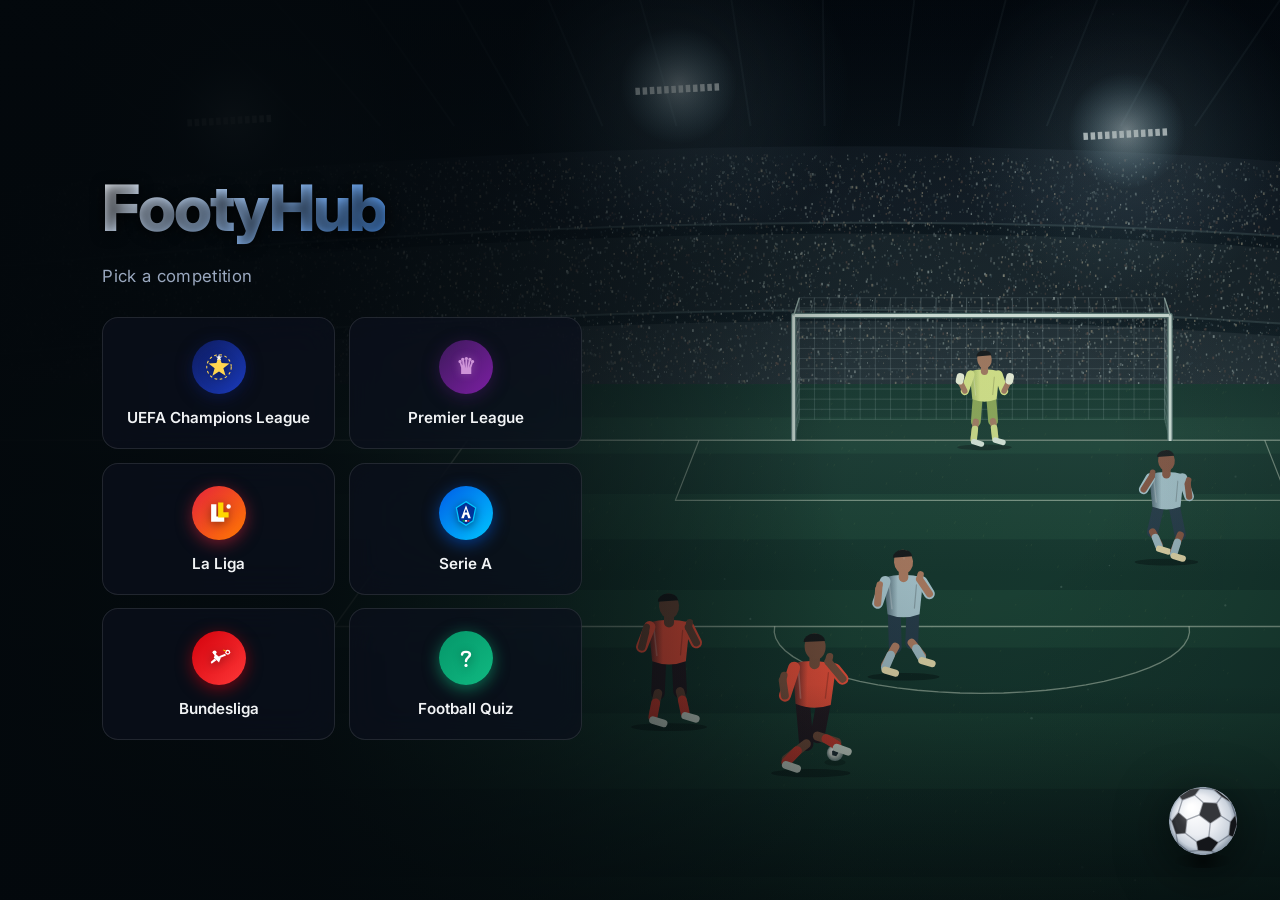
<file: footyhub/index.html>
<!DOCTYPE html>
<html lang="en">
<head>
  <meta charset="UTF-8">
  <meta name="viewport" content="width=device-width, initial-scale=1.0">
  <meta name="description" content="FootyHub — Live football scores, standings, stats, and lineups for UEFA Champions League and Premier League.">
  <title>FootyHub — Live Football Stats</title>
  <link rel="preconnect" href="https://fonts.googleapis.com">
  <link rel="preconnect" href="https://fonts.gstatic.com" crossorigin>
  <link href="https://fonts.googleapis.com/css2?family=Inter:wght@400;500;600;700;800&display=swap" rel="stylesheet">
  <link rel="stylesheet" href="style.css?v=15">
</head>
<body class="home-page">
  <main class="hero" role="img" aria-label="An animated nighttime football attack ending with a powerful shot into the upper-right corner of the goal.">
    <canvas aria-hidden="true"></canvas>

    <div class="hero-overlay">
      <h1>FootyHub</h1>
      <p class="subtitle">Pick a competition</p>

      <div class="league-grid">
        <a href="standings.html" class="league-card" id="card-ucl">
          <span class="league-card-icon ucl-icon">
            <svg class="league-svg ucl-svg" viewBox="0 0 32 32" width="28" height="28" fill="none" aria-hidden="true">
              <polygon points="16,3 19,11.5 28,12 21,17.5 23.5,26 16,21 8.5,26 11,17.5 4,12 13,11.5" fill="#ffd54f"/>
              <circle cx="16" cy="16" r="14" stroke="#ffd54f" stroke-width="1.2" stroke-dasharray="3,3" fill="none"/>
              <polygon points="16,1 17,4 20,4 17.5,5.8 18.5,8.5 16,7 13.5,8.5 14.5,5.8 12,4 15,4" fill="#ffffff" opacity="0.9"/>
            </svg>
          </span>
          <span class="league-card-name">UEFA Champions League</span>
        </a>
        <a href="standings.html?league=epl" class="league-card" id="card-epl">
          <span class="league-card-icon epl-icon">♛</span>
          <span class="league-card-name">Premier League</span>
        </a>
        <a href="standings.html?league=laliga" class="league-card" id="card-laliga">
          <span class="league-card-icon laliga-icon">
            <svg class="league-svg laliga-svg" viewBox="0 0 32 32" width="28" height="28" fill="none" aria-hidden="true">
              <path d="M7 6 L13 6 L13 20 L22 20 L22 26 L7 26 Z" fill="#ffffff"/>
              <path d="M15 4 L21 4 L21 15 L27 15 L27 21 L15 21 Z" fill="#ffd700"/>
              <circle cx="27" cy="8.5" r="2.5" fill="#ffffff"/>
            </svg>
          </span>
          <span class="league-card-name">La Liga</span>
        </a>
        <a href="standings.html?league=serieA" class="league-card" id="card-seriea">
          <span class="league-card-icon seriea-icon">
            <svg class="league-svg seriea-svg" viewBox="0 0 32 32" width="28" height="28" fill="none" aria-hidden="true">
              <polygon points="16,3 27,10 24,25 16,30 8,25 5,10" fill="#003399" stroke="#00c6ff" stroke-width="1.4"/>
              <path d="M16 7 L21.5 22 L18.5 22 L17.2 18 L14.8 18 L13.5 22 L10.5 22 Z" fill="#ffffff"/>
              <polygon points="16,11 17.6,15.5 14.4,15.5" fill="#003399"/>
              <rect x="12" y="24" width="2.6" height="2" rx="0.5" fill="#009246"/>
              <rect x="14.7" y="24" width="2.6" height="2" rx="0.5" fill="#ffffff"/>
              <rect x="17.4" y="24" width="2.6" height="2" rx="0.5" fill="#ce2b37"/>
            </svg>
          </span>
          <span class="league-card-name">Serie A</span>
        </a>
        <a href="standings.html?league=bundesliga" class="league-card" id="card-bundesliga">
          <span class="league-card-icon bundesliga-icon">
            <svg class="league-svg bundesliga-svg" viewBox="0 0 32 32" width="28" height="28" fill="none" aria-hidden="true">
              <circle cx="11" cy="9.5" r="2.2" fill="#ffffff"/>
              <path d="M12 11.5 L18 16 L16 21 L10 15.5 Z" fill="#ffffff"/>
              <path d="M17 16 L24 13 L23 11 L16 14 Z" fill="#ffffff"/>
              <path d="M11 16.5 L6.5 20.5 L7.5 22.5 L13 18.5 Z" fill="#ffffff"/>
              <path d="M13 12.5 L10 8 L8.5 9 L11 13.5 Z" fill="#ffffff"/>
              <circle cx="26" cy="9.5" r="2.8" fill="#ffffff"/>
              <polygon points="26,8 27.5,9 27,10.5 25,10.5 24.5,9" fill="#d3010c"/>
              <line x1="21.5" y1="7" x2="23.5" y2="8" stroke="#ffcc00" stroke-width="1.2" stroke-linecap="round"/>
            </svg>
          </span>
          <span class="league-card-name">Bundesliga</span>
        </a>
        <a href="https://quiz.bhuwanadhikari007.com.np/" class="league-card" id="card-quiz">
          <span class="league-card-icon quiz-icon">
            <svg class="league-svg quiz-svg" viewBox="0 0 32 32" width="28" height="28" fill="none" aria-hidden="true">
              <path d="M11.5 12 C11.5 8 20.5 8 20.5 12 C20.5 15.2 16 15.5 16 19.5" stroke="#ffffff" stroke-width="2.8" stroke-linecap="round" fill="none"/>
              <circle cx="16" cy="24.5" r="1.8" fill="#ffffff"/>
            </svg>
          </span>
          <span class="league-card-name">Football Quiz</span>
        </a>
      </div>
    </div>

    <!-- Free-floating interactive 3D football (draggable anywhere) -->
    <canvas id="ball-3d-canvas" width="90" height="90" aria-label="Interactive 3D Football"></canvas>
  </main>

  <script src="tilt-3d.js?v=1"></script>
  <script src="hero-animation.js?v=2"></script>
  <script src="ball-3d.js?v=5"></script>
</body>
</html>
</file>
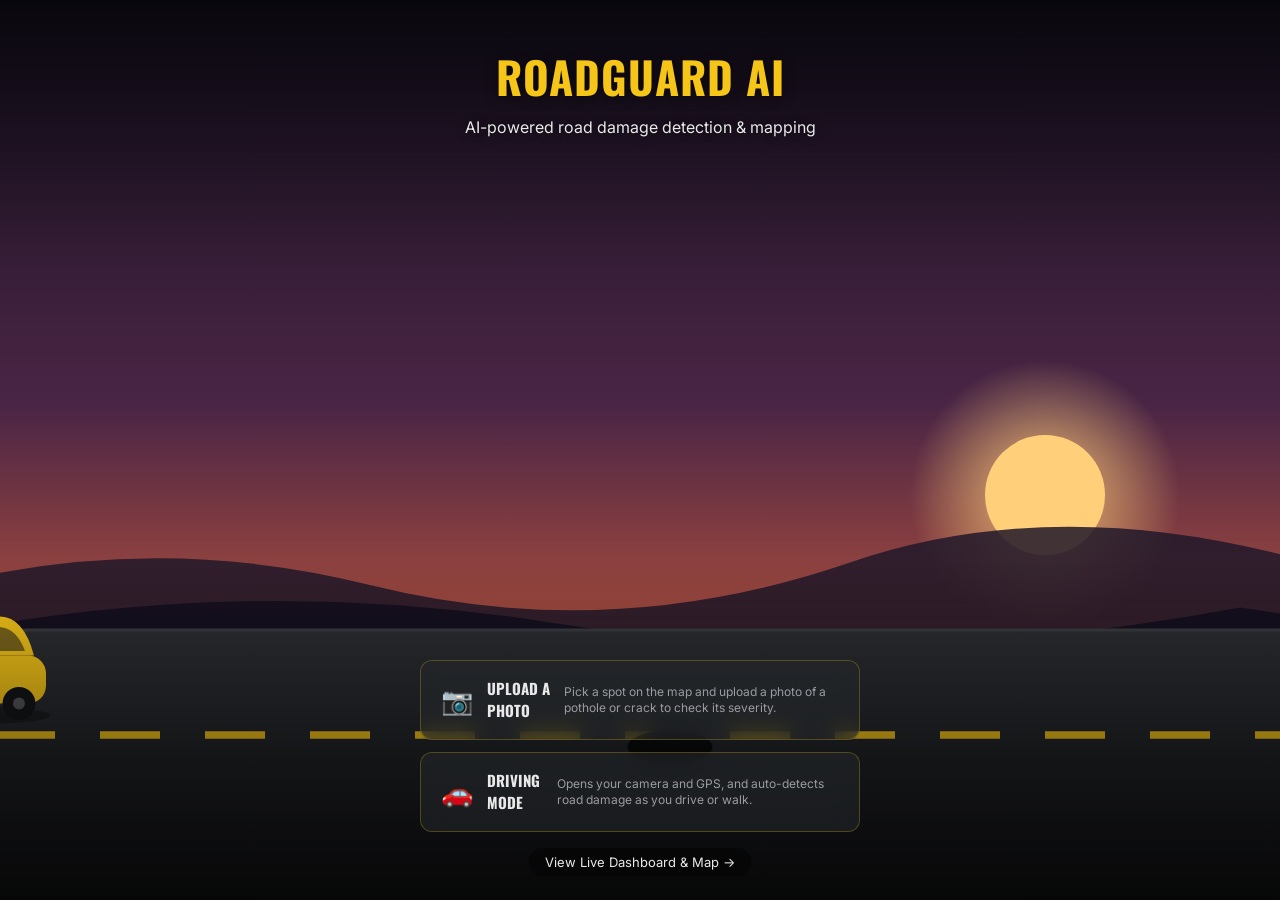
<file: roadguard-ai/index.html>
<!DOCTYPE html>
<html lang="en">
<head>
<meta charset="UTF-8" />
<meta name="viewport" content="width=device-width, initial-scale=1.0" />
<title>RoadGuard AI</title>
<link href="https://fonts.googleapis.com/css2?family=Oswald:wght@500;700&family=Inter:wght@400;500;600&display=swap" rel="stylesheet">
<link rel="stylesheet" href="index.css?v=7" />
</head>
<body>

<div id="hero">
  <svg id="hero-svg" viewBox="0 0 1000 600" preserveAspectRatio="xMidYMid slice">
    <defs>
      <linearGradient id="skyGrad" x1="0" y1="0" x2="0" y2="1">
        <stop offset="0%" stop-color="#14101f"/>
        <stop offset="45%" stop-color="#4a2545"/>
        <stop offset="78%" stop-color="#c85a3c"/>
        <stop offset="100%" stop-color="#f4a24a"/>
      </linearGradient>
      <radialGradient id="sunGlow" cx="50%" cy="50%" r="50%">
        <stop offset="0%" stop-color="#ffcf7a" stop-opacity="0.9"/>
        <stop offset="100%" stop-color="#ffcf7a" stop-opacity="0"/>
      </radialGradient>
      <linearGradient id="roadGrad" x1="0" y1="0" x2="0" y2="1">
        <stop offset="0%" stop-color="#2c2e33"/>
        <stop offset="100%" stop-color="#1c1d20"/>
      </linearGradient>
      <linearGradient id="scrimGrad" x1="0" y1="0" x2="0" y2="1">
        <stop offset="0%" stop-color="#000" stop-opacity="0.55"/>
        <stop offset="30%" stop-color="#000" stop-opacity="0"/>
        <stop offset="62%" stop-color="#000" stop-opacity="0"/>
        <stop offset="100%" stop-color="#000" stop-opacity="0.75"/>
      </linearGradient>
      <filter id="softBlur"><feGaussianBlur stdDeviation="3"/></filter>
    </defs>

    <rect width="1000" height="600" fill="url(#skyGrad)"/>
    <circle cx="770" cy="330" r="90" fill="url(#sunGlow)"/>
    <circle cx="770" cy="330" r="40" fill="#ffcf7a"/>

    <path d="M0,400 Q160,350 320,390 T640,375 T1000,392 L1000,600 L0,600 Z" fill="#20182a" opacity="0.85"/>
    <path d="M0,430 Q220,380 440,415 T900,405 L1000,420 L1000,600 L0,600 Z" fill="#161020"/>

    <rect y="420" width="1000" height="180" fill="url(#roadGrad)"/>
    <line x1="0" y1="420" x2="1000" y2="420" stroke="#3a3c40" stroke-width="2"/>
    <line id="lane-line" x1="0" y1="490" x2="1000" y2="490" stroke="#F5C518" stroke-width="5" stroke-dasharray="40 30"/>

    <g id="pothole-group">
      <ellipse cx="520" cy="498" rx="28" ry="11" fill="#0a0b0c"/>
      <ellipse cx="520" cy="498" rx="28" ry="11" fill="none" stroke="#000" stroke-width="1" opacity="0.4"/>
      <rect id="detect-box" x="478" y="462" width="84" height="70" rx="8" fill="none" stroke="#E4572E" stroke-width="3" opacity="0"/>
      <text id="detect-label" x="520" y="452" text-anchor="middle" font-family="Oswald, sans-serif" font-size="18" font-weight="700" fill="#E4572E" opacity="0">POTHOLE DETECTED</text>
    </g>

    <g id="destination">
      <line x1="945" y1="428" x2="945" y2="500" stroke="#9A9CA1" stroke-width="4"/>
      <path d="M945,428 L995,440 L945,452 Z" fill="#F5C518"/>
      <path d="M945,428 L970,434 L945,440 Z" fill="#1C1D20"/>
    </g>

    <g id="road-offset" transform="translate(0,405)">
      <g id="car-group">
        <g id="car-bounce">
          <ellipse cx="55" cy="72" rx="52" ry="6" fill="#000" opacity="0.3"/>
          <rect x="6" y="32" width="98" height="32" rx="12" fill="#F5C518"/>
          <path d="M25 32 Q35 6 54 6 H73 Q89 6 96 32 Z" fill="#F5C518"/>
          <path d="M30 29 Q38 13 54 13 H72 Q84 13 90 29 Z" fill="#1C1D20" opacity="0.55"/>
          <circle cx="12" cy="32" r="4" fill="#fff8e0"/>
          <circle cx="12" cy="32" r="8" fill="#fff8e0" opacity="0.3" filter="url(#softBlur)"/>
          <g class="wheel" style="transform-origin: 26px 64px;">
            <circle cx="26" cy="64" r="11" fill="#141517"/>
            <circle cx="26" cy="64" r="4" fill="#555"/>
          </g>
          <g class="wheel" style="transform-origin: 86px 64px;">
            <circle cx="86" cy="64" r="11" fill="#141517"/>
            <circle cx="86" cy="64" r="4" fill="#555"/>
          </g>
        </g>
      </g>
    </g>

    <rect width="1000" height="600" fill="url(#scrimGrad)"/>
  </svg>

  <div id="hero-text">
    <h1>RoadGuard AI</h1>
    <p>AI-powered road damage detection & mapping</p>
  </div>

  <div id="cards">
    <a class="card" href="upload.html">
      <div class="icon">📷</div>
      <h2>Upload a Photo</h2>
      <p>Pick a spot on the map and upload a photo of a pothole or crack to check its severity.</p>
    </a>

    <a class="card" href="capture.html">
      <div class="icon">🚗</div>
      <h2>Driving Mode</h2>
      <p>Opens your camera and GPS, and auto-detects road damage as you drive or walk.</p>
    </a>

    <a id="dashboard-link" href="dashboard.html">View Live Dashboard & Map →</a>
  </div>
</div>

</body>
</html>
</file>
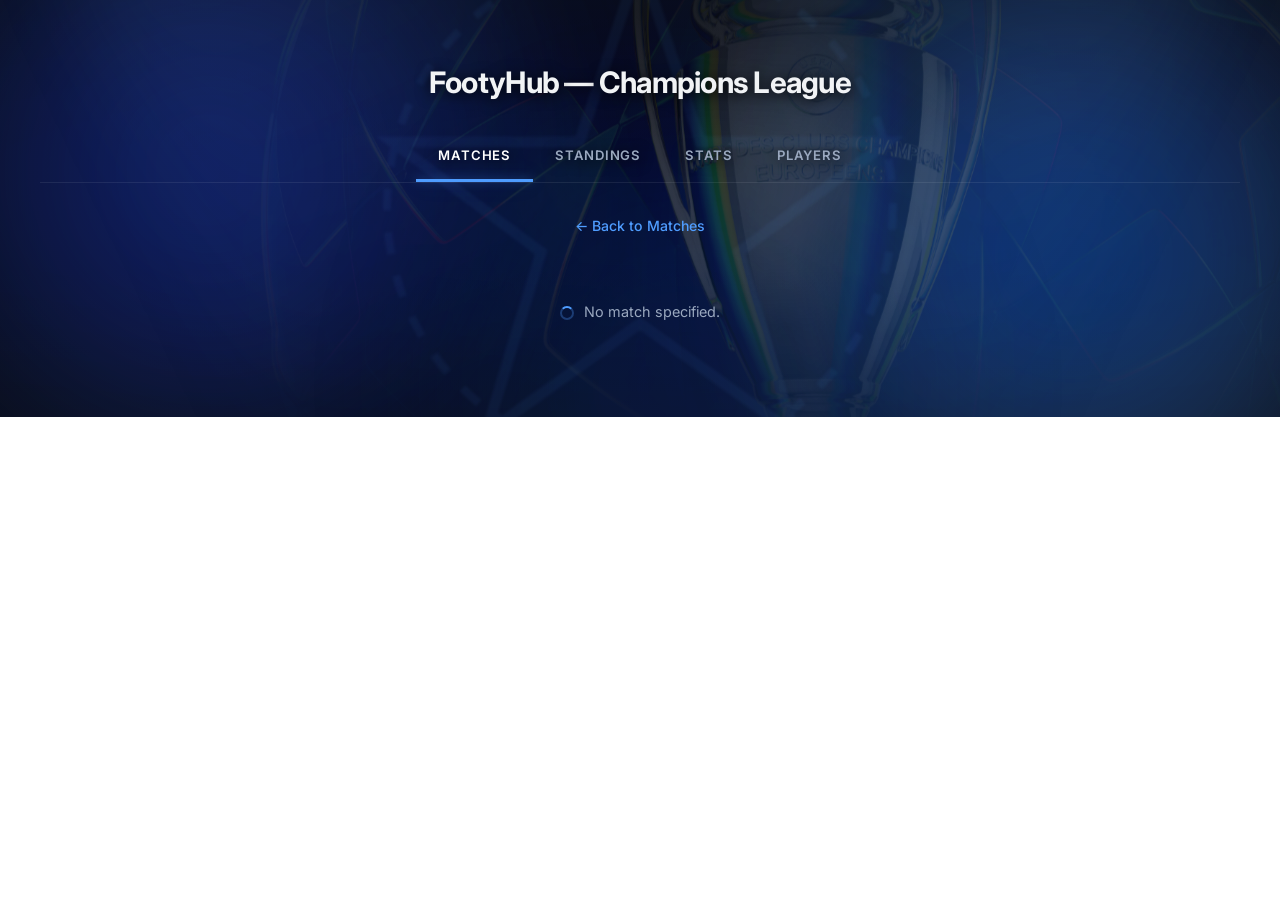
<file: footyhub/lineup.html>
<!DOCTYPE html>
<html lang="en">
<head>
  <meta charset="UTF-8">
  <meta name="viewport" content="width=device-width, initial-scale=1.0">
  <meta name="description" content="Match lineup and formation view — see starting XI, substitutes, and tactical formations for Champions League matches.">
  <title>FootyHub — Lineup</title>
  <link rel="preconnect" href="https://fonts.googleapis.com">
  <link rel="preconnect" href="https://fonts.gstatic.com" crossorigin>
  <link href="https://fonts.googleapis.com/css2?family=Inter:wght@400;500;600;700;800&display=swap" rel="stylesheet">
  <link rel="stylesheet" href="style.css?v=14">
</head>
<body class="ucl-page">
  <div class="bg-slideshow" id="bg-slideshow" aria-hidden="true"></div>

  <h1><a href="index.html" class="home-link">FootyHub</a> — <span id="league-title">Champions League</span></h1>

  <nav class="tabs" id="tabs-nav"></nav>

  <p class="back-link"><a href="matches.html">← Back to Matches</a></p>

  <div id="lineup-container">
    <p class="empty-note">Loading...</p>
  </div>

  <script src="league-tabs.js?v=6"></script>
  <script src="tilt-3d.js?v=1"></script>
  <script src="lineup.js?v=3"></script>
  <script src="bg-slideshow.js?v=4"></script>
</body>
</html>
</file>
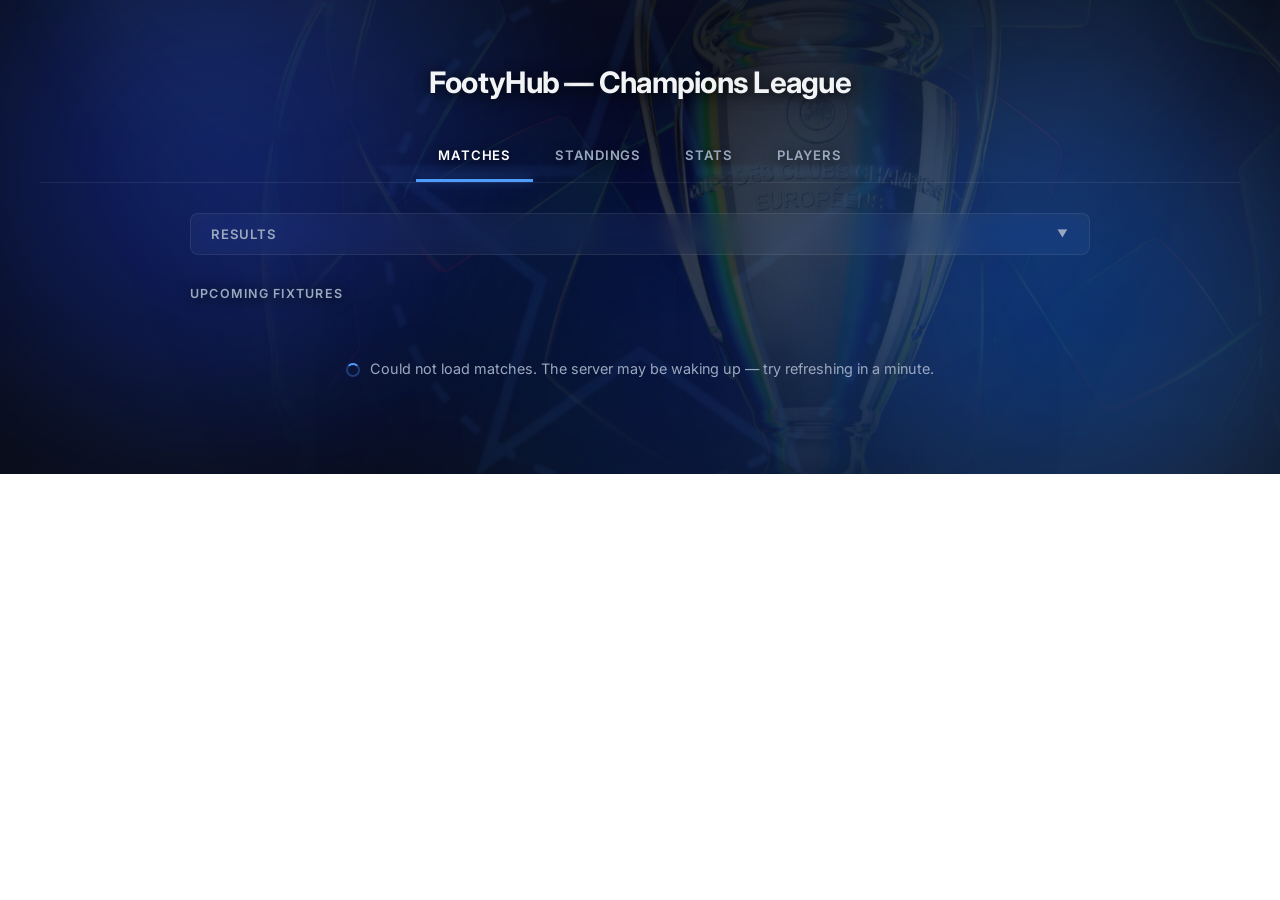
<file: footyhub/matches.html>
<!DOCTYPE html>
<html lang="en">
<head>
  <meta charset="UTF-8">
  <meta name="viewport" content="width=device-width, initial-scale=1.0">
  <meta name="description" content="Live and upcoming football matches — UEFA Champions League &amp; Premier League fixtures, scores, and results.">
  <title>FootyHub — Matches</title>
  <link rel="preconnect" href="https://fonts.googleapis.com">
  <link rel="preconnect" href="https://fonts.gstatic.com" crossorigin>
  <link href="https://fonts.googleapis.com/css2?family=Inter:wght@400;500;600;700;800&display=swap" rel="stylesheet">
  <link rel="stylesheet" href="style.css?v=14">
</head>
<body class="ucl-page">
  <div class="bg-slideshow" id="bg-slideshow" aria-hidden="true"></div>

  <h1><a href="index.html" class="home-link">FootyHub</a> — <span id="league-title">Champions League</span></h1>

  <nav class="tabs" id="tabs-nav"></nav>

  <div id="live-section" style="display:none;">
    <h2 class="section-heading">Live Now</h2>
    <div class="match-list" id="live-list"></div>
  </div>

  <button id="results-toggle" class="section-toggle" type="button">
    <span>Results</span>
    <span id="results-arrow" class="arrow">&#9660;</span>
  </button>
  <div class="results-grid collapsed" id="finished-list"></div>

  <h2 class="section-heading">Upcoming Fixtures</h2>
  <div class="match-list" id="upcoming-list">
    <p class="empty-note">Loading...</p>
  </div>

  <script src="league-tabs.js?v=6"></script>
  <script src="tilt-3d.js?v=1"></script>
  <script src="matches.js?v=6"></script>
  <script src="bg-slideshow.js?v=4"></script>
</body>
</html>
</file>
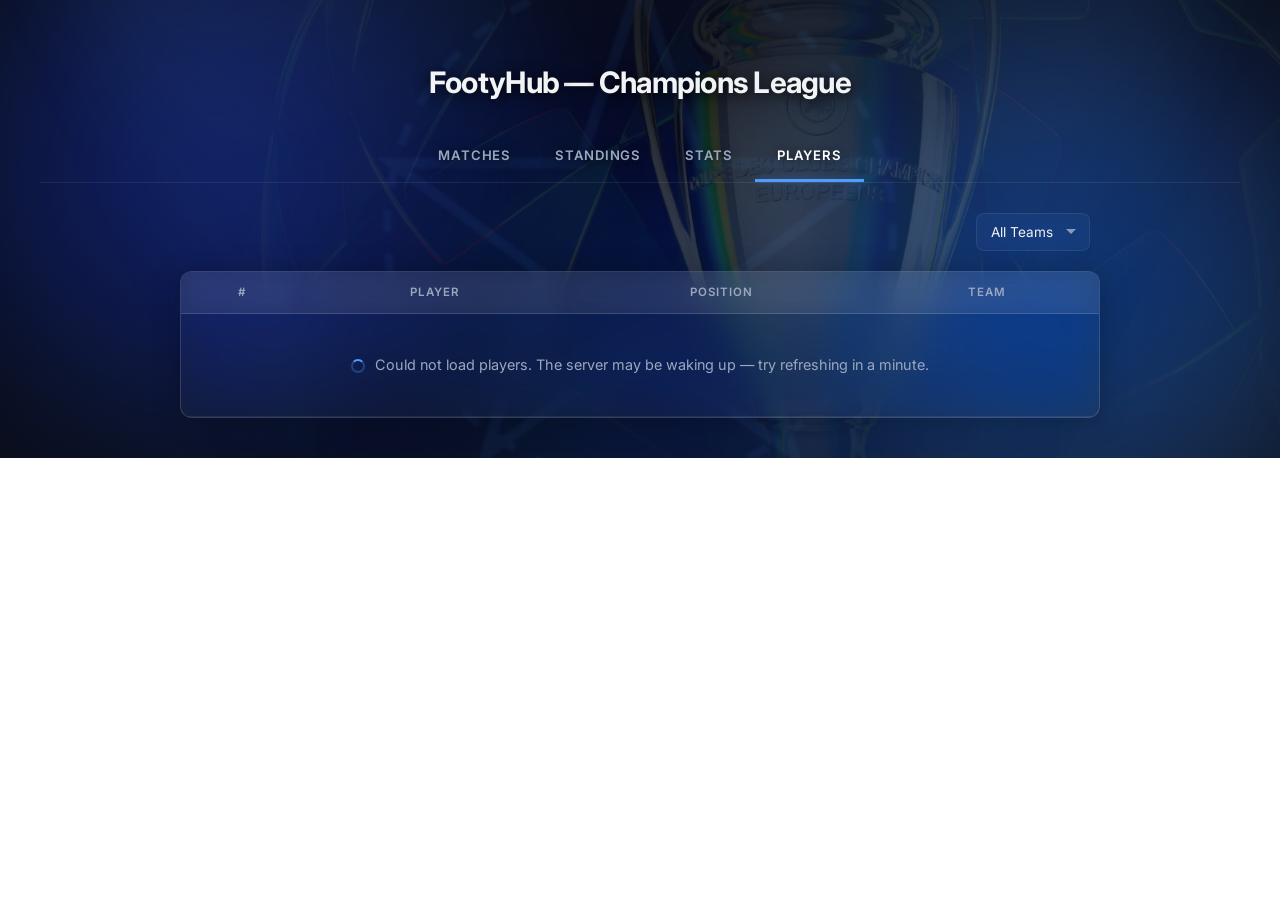
<file: footyhub/players.html>
<!DOCTYPE html>
<html lang="en">
<head>
  <meta charset="UTF-8">
  <meta name="viewport" content="width=device-width, initial-scale=1.0">
  <meta name="description" content="Football squad lists — browse player rosters for UEFA Champions League teams.">
  <title>FootyHub — Players</title>
  <link rel="preconnect" href="https://fonts.googleapis.com">
  <link rel="preconnect" href="https://fonts.gstatic.com" crossorigin>
  <link href="https://fonts.googleapis.com/css2?family=Inter:wght@400;500;600;700;800&display=swap" rel="stylesheet">
  <link rel="stylesheet" href="style.css?v=14">
</head>
<body class="ucl-page">
  <div class="bg-slideshow" id="bg-slideshow" aria-hidden="true"></div>

  <h1><a href="index.html" class="home-link">FootyHub</a> — <span id="league-title">Champions League</span></h1>

  <nav class="tabs" id="tabs-nav"></nav>

  <div class="player-filter">
    <select id="team-filter">
      <option value="">All Teams</option>
    </select>
  </div>

  <table id="players-table">
    <thead>
      <tr>
        <th>#</th>
        <th>Player</th>
        <th>Position</th>
        <th>Team</th>
      </tr>
    </thead>
    <tbody id="players-body">
      <tr><td colspan="4" class="empty-note">Loading...</td></tr>
    </tbody>
  </table>

  <script src="league-tabs.js?v=6"></script>
  <script src="tilt-3d.js?v=1"></script>
  <script src="players.js?v=5"></script>
  <script src="bg-slideshow.js?v=4"></script>
</body>
</html>
</file>
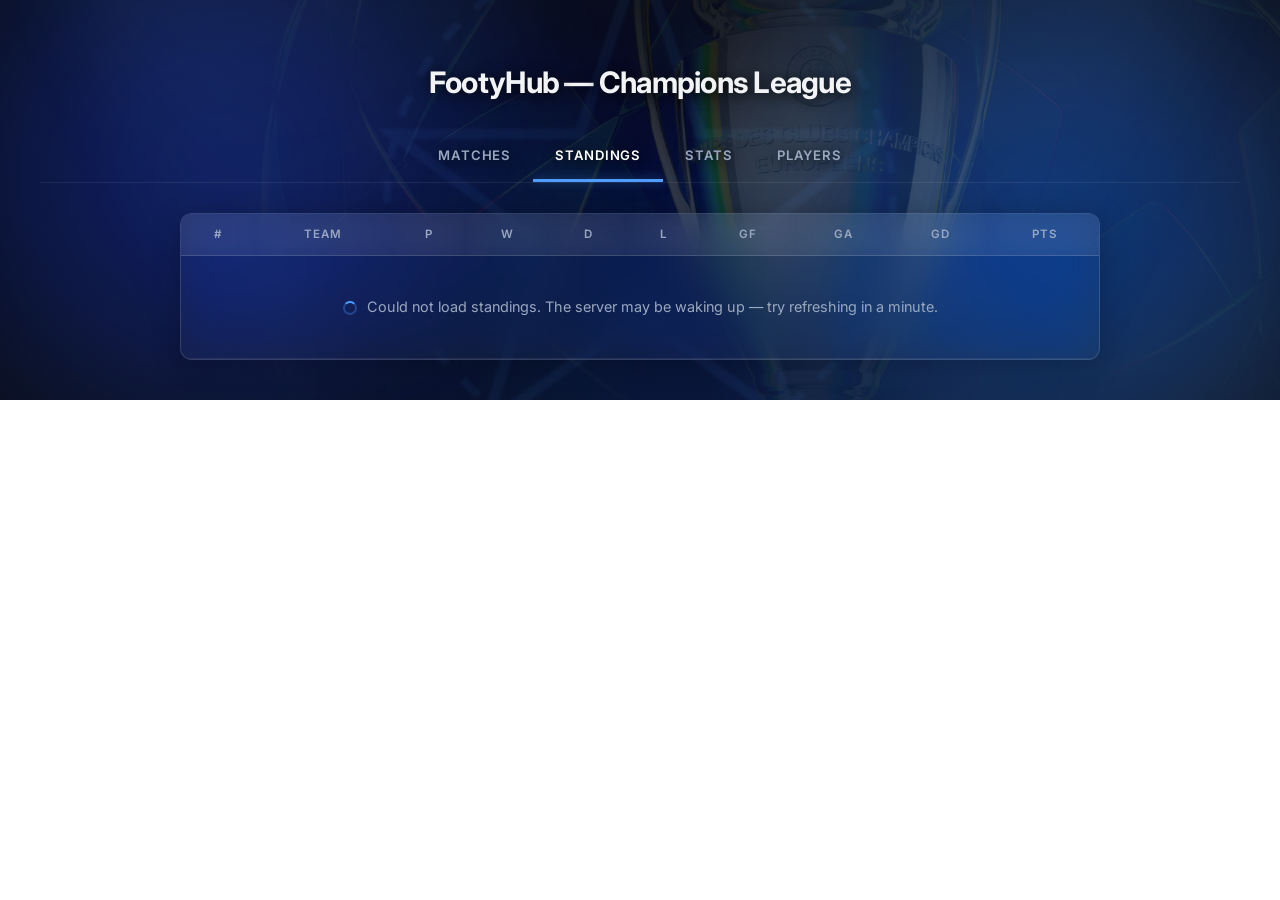
<file: footyhub/standings.html>
<!DOCTYPE html>
<html lang="en">
<head>
  <meta charset="UTF-8">
  <meta name="viewport" content="width=device-width, initial-scale=1.0">
  <meta name="description" content="Football league standings — UEFA Champions League &amp; Premier League tables with points, wins, draws, losses, and goal difference.">
  <title>FootyHub — Standings</title>
  <link rel="preconnect" href="https://fonts.googleapis.com">
  <link rel="preconnect" href="https://fonts.gstatic.com" crossorigin>
  <link href="https://fonts.googleapis.com/css2?family=Inter:wght@400;500;600;700;800&display=swap" rel="stylesheet">
  <link rel="stylesheet" href="style.css?v=14">
</head>
<body class="ucl-page">
  <div class="bg-slideshow" id="bg-slideshow" aria-hidden="true"></div>

  <h1><a href="index.html" class="home-link">FootyHub</a> — <span id="league-title">Champions League</span></h1>

  <nav class="tabs" id="tabs-nav"></nav>

  <table id="standings-table">
    <thead>
      <tr>
        <th>#</th><th>Team</th><th>P</th><th>W</th><th>D</th><th>L</th><th>GF</th><th>GA</th><th>GD</th><th>Pts</th>
      </tr>
    </thead>
    <tbody id="standings-body">
      <tr><td colspan="10" class="empty-note">Loading...</td></tr>
    </tbody>
  </table>

  <script src="league-tabs.js?v=6"></script>
  <script src="tilt-3d.js?v=1"></script>
  <script src="standings.js?v=6"></script>
  <script src="bg-slideshow.js?v=4"></script>
</body>
</html>
</file>
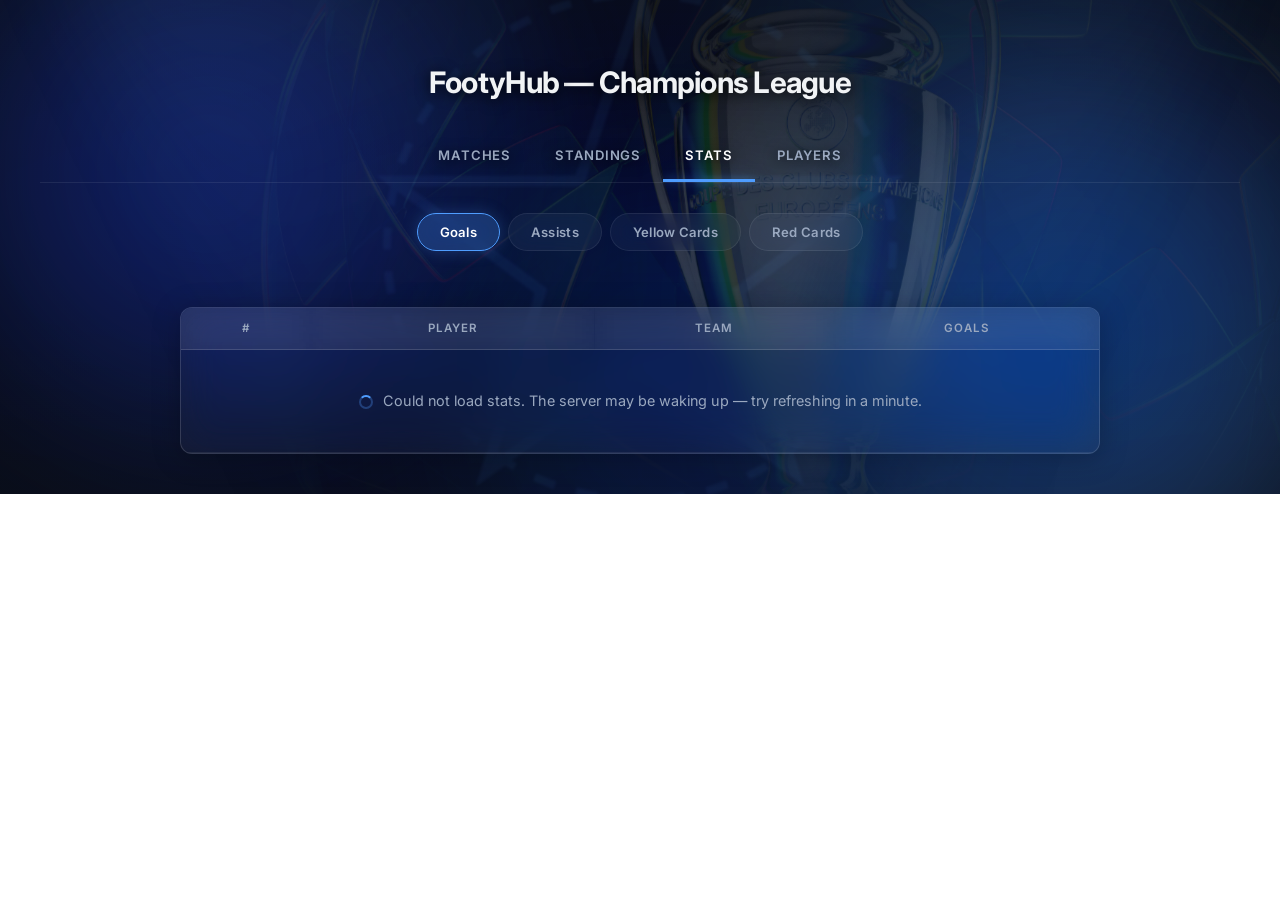
<file: footyhub/stats.html>
<!DOCTYPE html>
<html lang="en">
<head>
  <meta charset="UTF-8">
  <meta name="viewport" content="width=device-width, initial-scale=1.0">
  <meta name="description" content="Football player statistics — top scorers, assists, yellow cards, and red cards for UEFA Champions League &amp; Premier League.">
  <title>FootyHub — Stats</title>
  <link rel="preconnect" href="https://fonts.googleapis.com">
  <link rel="preconnect" href="https://fonts.gstatic.com" crossorigin>
  <link href="https://fonts.googleapis.com/css2?family=Inter:wght@400;500;600;700;800&display=swap" rel="stylesheet">
  <link rel="stylesheet" href="style.css?v=14">
</head>
<body class="ucl-page">
  <div class="bg-slideshow" id="bg-slideshow" aria-hidden="true"></div>

  <h1><a href="index.html" class="home-link">FootyHub</a> — <span id="league-title">Champions League</span></h1>

  <nav class="tabs" id="tabs-nav"></nav>

  <nav class="stat-subtabs" id="stat-subtabs">
    <button class="stat-subtab active" data-key="goals">Goals</button>
    <button class="stat-subtab" data-key="assists">Assists</button>
    <button class="stat-subtab" data-key="yellowCards">Yellow Cards</button>
    <button class="stat-subtab" data-key="redCards">Red Cards</button>
  </nav>

  <div class="podium-showcase" id="podium-showcase"></div>

  <table id="stats-table">
    <thead>
      <tr>
        <th>#</th>
        <th>Player</th>
        <th>Team</th>
        <th id="stat-column-label">Goals</th>
      </tr>
    </thead>
    <tbody id="stats-body">
      <tr><td colspan="4" class="empty-note">Loading...</td></tr>
    </tbody>
  </table>

  <script src="league-tabs.js?v=6"></script>
  <script src="tilt-3d.js?v=1"></script>
  <script src="stats.js?v=4"></script>
  <script src="bg-slideshow.js?v=4"></script>
</body>
</html>
</file>
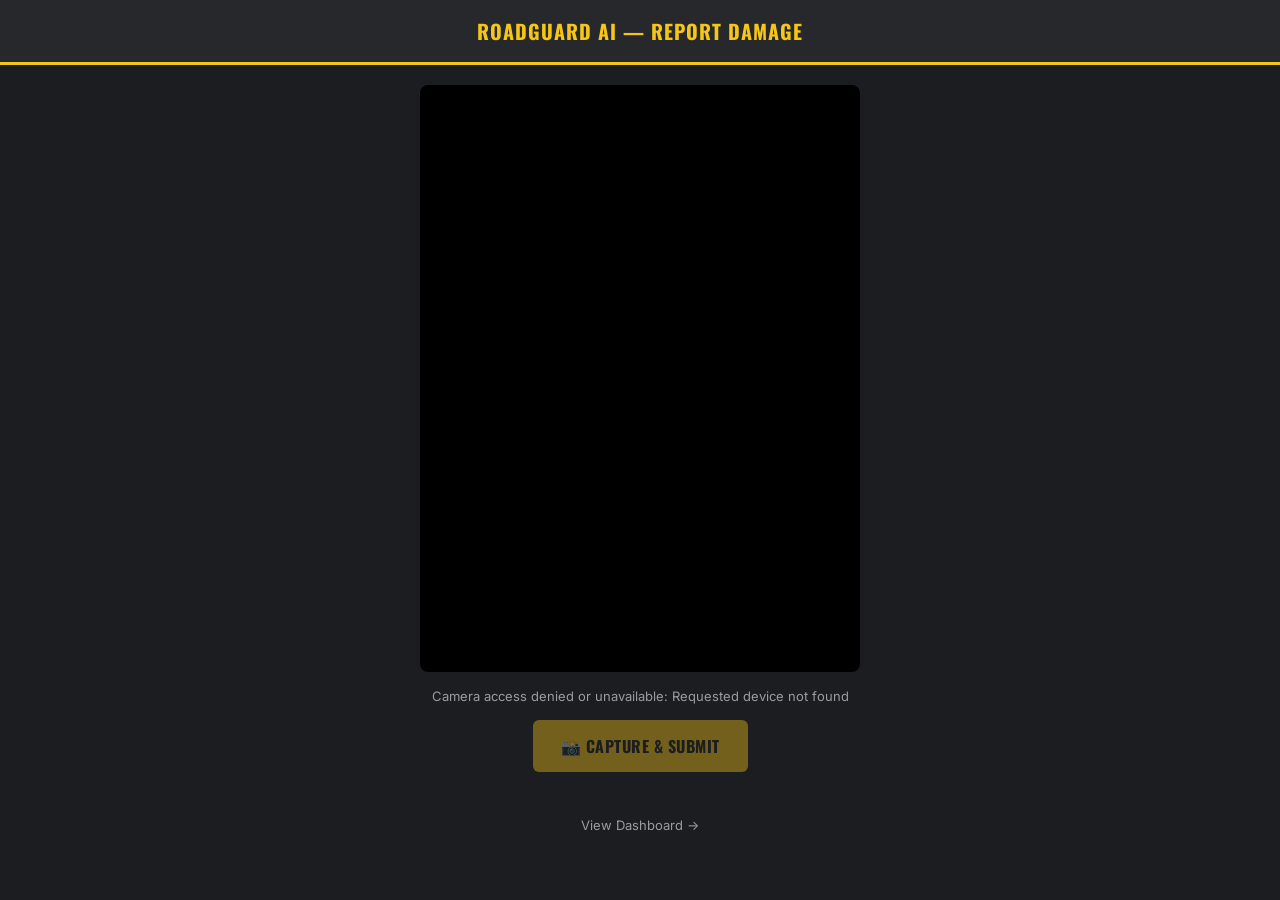
<file: roadguard-ai/capture.html>
<!DOCTYPE html>
<html lang="en">
<head>
<meta charset="UTF-8" />
<meta name="viewport" content="width=device-width, initial-scale=1.0" />
<title>RoadGuard AI — Capture</title>
<link href="https://fonts.googleapis.com/css2?family=Oswald:wght@500;700&family=Inter:wght@400;500;600&display=swap" rel="stylesheet">
<link rel="stylesheet" href="capture.css?v=2" />
</head>
<body>

<header>
  <h1>RoadGuard AI — Report Damage</h1>
</header>

<div id="detect-flash">⚠️ POTHOLE DETECTED</div>

<main>
  <div id="camera-wrap">
    <video id="video" autoplay playsinline></video>
    <canvas id="canvas" style="display:none;"></canvas>
  </div>

  <div id="status">Starting camera…</div>

  <div id="controls">
    <button id="captureBtn" disabled>📸 Capture & Submit</button>
  </div>

  <div id="result"></div>

  <div id="nav">
    <a href="dashboard.html">View Dashboard →</a>
  </div>
</main>

<script src="capture.js?v=101"></script>
</body>
</html>
</file>
<file: footyhub/style.css>
/* ============================================
   FootyHub — Design System & Global Styles
   v7 — Premium Aesthetic Animations & Micro-interactions
   ============================================ */

/* ---- Design Tokens ---- */
:root {
  /* Colors — base */
  --bg-base: #0a0e17;
  --bg-surface: rgba(255, 255, 255, 0.04);
  --bg-surface-hover: rgba(255, 255, 255, 0.08);
  --bg-surface-strong: rgba(255, 255, 255, 0.07);

  /* Colors — borders */
  --border: rgba(255, 255, 255, 0.08);
  --border-hover: rgba(79, 157, 255, 0.35);
  --border-strong: rgba(255, 255, 255, 0.14);

  /* Colors — accent */
  --accent: #4f9dff;
  --accent-light: #70b0ff;
  --accent-glow: rgba(79, 157, 255, 0.25);
  --accent-glow-strong: rgba(79, 157, 255, 0.55);

  /* Colors — semantic */
  --live-green: #4ade80;
  --live-glow: rgba(74, 222, 128, 0.4);
  --gold: #fbbf24;
  --gold-glow: rgba(251, 191, 36, 0.4);
  --silver: #cbd5e1;
  --bronze: #d97706;

  /* Colors — zones */
  --zone-qualify-bg: rgba(74, 222, 128, 0.06);
  --zone-qualify-border: #4ade80;
  --zone-playoff-bg: rgba(251, 191, 36, 0.06);
  --zone-playoff-border: #fbbf24;
  --zone-danger-bg: rgba(239, 68, 68, 0.06);
  --zone-danger-border: #ef4444;

  /* Colors — typography */
  --text-primary: #f1f3f5;
  --text-secondary: #9aa8bf;
  --text-muted: #56647a;

  /* Typography */
  --font: 'Inter', -apple-system, BlinkMacSystemFont, 'Segoe UI', Roboto, sans-serif;

  /* Radii */
  --radius: 12px;
  --radius-sm: 8px;
  --radius-pill: 24px;

  /* Effects */
  --glass: blur(20px) saturate(1.35);
  --glass-light: blur(12px) saturate(1.15);
  --transition: 0.3s cubic-bezier(0.16, 1, 0.3, 1);
  --transition-bounce: 0.4s cubic-bezier(0.34, 1.56, 0.64, 1);
  --transition-fast: 0.15s cubic-bezier(0.16, 1, 0.3, 1);
}

/* 3D Tilt Card Base & Glare Layer */
.tilt-card {
  transform-style: preserve-3d;
  will-change: transform;
}

.tilt-glare-layer {
  position: absolute;
  inset: 0;
  border-radius: inherit;
  pointer-events: none;
  overflow: hidden;
  z-index: 5;
  opacity: 0;
  transition: opacity 0.25s ease;
}

.tilt-glare-shine {
  position: absolute;
  top: 50%;
  left: 50%;
  width: 220%;
  height: 220%;
  transform: translate(-50%, -50%);
  background: radial-gradient(circle at center, rgba(255, 255, 255, 0.42) 0%, rgba(255, 255, 255, 0.12) 30%, transparent 65%);
  pointer-events: none;
  mix-blend-mode: overlay;
}


/* ============================================
   1. Reset & Base
   ============================================ */
*, *::before, *::after { box-sizing: border-box; }

html, body {
  margin: 0;
  padding: 0;
  overflow-x: hidden;
}

body {
  font-family: var(--font);
  background: var(--bg-base);
  color: var(--text-primary);
  padding: 40px;
  line-height: 1.5;
  -webkit-font-smoothing: antialiased;
  -moz-osx-font-smoothing: grayscale;
  animation: pageEntrance 0.5s cubic-bezier(0.16, 1, 0.3, 1) both;
}

@keyframes pageEntrance {
  from {
    opacity: 0;
    transform: translateY(6px);
  }
  to {
    opacity: 1;
    transform: translateY(0);
  }
}

body.home-page {
  padding: 0;
  animation: none;
}


/* ============================================
   2. Typography
   ============================================ */
h1 {
  text-align: center;
  margin-bottom: 28px;
  font-weight: 700;
  font-size: 1.85em;
  letter-spacing: -0.025em;
  text-shadow: 0 2px 14px rgba(0, 0, 0, 0.8);
}

h2 {
  font-weight: 600;
  letter-spacing: -0.01em;
}

a {
  color: var(--accent);
  text-decoration: none;
  transition: color var(--transition), text-shadow var(--transition);
}

a:hover {
  color: var(--accent-light);
  text-shadow: 0 0 12px var(--accent-glow);
}

.home-link {
  color: var(--text-primary);
  text-decoration: none;
  position: relative;
  display: inline-block;
  transition: all var(--transition);
}

.home-link:hover {
  color: var(--accent);
  transform: translateY(-1px);
}


/* ============================================
   3. Tables (Standings, Stats, Players)
   ============================================ */
table {
  width: 100%;
  max-width: 920px;
  margin: 0 auto;
  border-collapse: separate;
  border-spacing: 0;
  font-variant-numeric: tabular-nums;
  position: relative;
}

th, td {
  padding: 12px 14px;
  text-align: center;
  border-bottom: 1px solid var(--border);
}

th {
  background: var(--bg-surface-strong);
  text-transform: uppercase;
  font-size: 0.72em;
  font-weight: 600;
  letter-spacing: 0.09em;
  color: var(--text-secondary);
  position: sticky;
  top: 0;
  z-index: 2;
  backdrop-filter: var(--glass-light);
}

td {
  font-size: 0.9em;
  transition: color var(--transition);
}

.team-cell {
  text-align: left;
  display: flex;
  align-items: center;
  gap: 10px;
  font-weight: 500;
}

.team-logo {
  width: 22px;
  height: 22px;
  object-fit: contain;
  border-radius: 3px;
  transition: transform var(--transition-bounce), filter var(--transition);
}

tbody tr {
  transition: background 0.2s cubic-bezier(0.16, 1, 0.3, 1),
              transform 0.2s cubic-bezier(0.16, 1, 0.3, 1),
              box-shadow 0.2s ease;
  position: relative;
}

tbody tr:hover {
  background: var(--bg-surface-hover) !important;
  transform: scale(1.005) translateZ(0);
  box-shadow: 0 4px 18px rgba(0, 0, 0, 0.35);
  z-index: 3;
}

tbody tr:hover .team-logo {
  transform: scale(1.22) rotate(4deg);
  filter: drop-shadow(0 2px 6px rgba(0, 0, 0, 0.4));
}

/* Qualification zone rows with luminous indicator line */
.zone-qualify {
  background: var(--zone-qualify-bg) !important;
}
.zone-qualify td:first-child {
  box-shadow: inset 3.5px 0 0 var(--zone-qualify-border);
}

.zone-playoff {
  background: var(--zone-playoff-bg) !important;
}
.zone-playoff td:first-child {
  box-shadow: inset 3.5px 0 0 var(--zone-playoff-border);
}

.zone-danger {
  background: var(--zone-danger-bg) !important;
}
.zone-danger td:first-child {
  box-shadow: inset 3.5px 0 0 var(--zone-danger-border);
}

/* Points badge in standings */
.points-badge {
  display: inline-flex;
  align-items: center;
  justify-content: center;
  min-width: 32px;
  padding: 3px 11px;
  background: var(--accent-glow);
  color: var(--accent);
  border: 1px solid rgba(79, 157, 255, 0.25);
  border-radius: var(--radius-pill);
  font-weight: 700;
  font-size: 0.88em;
  transition: all var(--transition-bounce);
}

tbody tr:hover .points-badge {
  transform: scale(1.08);
  box-shadow: 0 0 14px var(--accent-glow-strong);
  border-color: var(--accent);
}

/* Leader row (#1 team gold gleam) */
tbody tr.leader-row td:first-child {
  box-shadow: inset 3.5px 0 0 var(--gold) !important;
}

tbody tr.leader-row .points-badge {
  background: rgba(251, 191, 36, 0.18);
  color: #fbbf24;
  border-color: rgba(251, 191, 36, 0.4);
  box-shadow: 0 0 10px rgba(251, 191, 36, 0.25);
  animation: leaderPointsPulse 2.8s ease-in-out infinite;
}

@keyframes leaderPointsPulse {
  0%, 100% {
    box-shadow: 0 0 8px rgba(251, 191, 36, 0.25);
  }
  50% {
    box-shadow: 0 0 18px rgba(251, 191, 36, 0.55);
  }
}

/* Podium marks for stats top-3 with metallic accents */
.podium-gold td:first-child {
  box-shadow: inset 3.5px 0 0 var(--gold);
  color: #fde047;
  font-weight: 700;
}
.podium-gold .stat-badge {
  background: rgba(251, 191, 36, 0.18);
  color: #fbbf24;
  border-color: rgba(251, 191, 36, 0.4);
  box-shadow: 0 0 12px rgba(251, 191, 36, 0.3);
}

.podium-silver td:first-child {
  box-shadow: inset 3.5px 0 0 var(--silver);
  color: #f1f5f9;
  font-weight: 700;
}
.podium-silver .stat-badge {
  background: rgba(203, 213, 225, 0.18);
  color: #e2e8f0;
  border-color: rgba(203, 213, 225, 0.4);
}

.podium-bronze td:first-child {
  box-shadow: inset 3.5px 0 0 var(--bronze);
  color: #fb923c;
  font-weight: 700;
}
.podium-bronze .stat-badge {
  background: rgba(217, 119, 6, 0.18);
  color: #f97316;
  border-color: rgba(217, 119, 6, 0.4);
}

/* Stat count badge */
.stat-badge {
  display: inline-flex;
  align-items: center;
  justify-content: center;
  min-width: 28px;
  padding: 3px 11px;
  background: var(--accent-glow);
  color: var(--accent);
  border: 1px solid rgba(79, 157, 255, 0.25);
  border-radius: var(--radius-pill);
  font-weight: 700;
  font-size: 0.88em;
  transition: all var(--transition-bounce);
}

tbody tr:hover .stat-badge {
  transform: scale(1.08);
}


/* ============================================
   4. Homepage — League Picker
   ============================================ */
.subtitle {
  text-align: center;
  color: var(--text-secondary);
  margin-top: -18px;
  font-size: 1.05em;
  font-weight: 400;
  letter-spacing: 0.02em;
}

.league-grid {
  max-width: 720px;
  margin: 30px auto;
  display: grid;
  grid-template-columns: repeat(auto-fit, minmax(200px, 1fr));
  gap: 16px;
}

.league-card {
  position: relative;
  display: flex;
  flex-direction: column;
  align-items: center;
  gap: 14px;
  background: var(--bg-surface);
  backdrop-filter: var(--glass-light);
  border: 1px solid var(--border);
  border-radius: var(--radius);
  padding: 28px 20px 24px;
  text-align: center;
  color: var(--text-primary);
  text-decoration: none;
  font-weight: 600;
  font-size: 0.95em;
  transition: transform var(--transition-bounce),
              background var(--transition),
              border-color var(--transition),
              box-shadow var(--transition);
  cursor: pointer;
  overflow: hidden;
  will-change: transform, box-shadow;
}

/* Floating breath animation for active league cards */
.league-card:not(.league-card-disabled) {
  animation: cardFloat 6s ease-in-out infinite;
}
#card-ucl { animation-delay: 0s; }
#card-epl { animation-delay: 1.2s; }
#card-laliga { animation-delay: 2.4s; }
#card-seriea { animation-delay: 3.6s; }
#card-bundesliga { animation-delay: 4.8s; }
#card-quiz { animation-delay: 6s; }

@keyframes cardFloat {
  0%, 100% { transform: translateY(0); }
  50% { transform: translateY(-3px); }
}

.league-card:hover {
  animation-play-state: paused;
}

/* Glass Sheen Light Sweep on Hover */
.league-card::after {
  content: '';
  position: absolute;
  top: -50%;
  left: -60%;
  width: 40%;
  height: 200%;
  background: linear-gradient(
    60deg,
    transparent,
    rgba(255, 255, 255, 0.12),
    transparent
  );
  transform: rotate(25deg);
  pointer-events: none;
  opacity: 0;
  transition: opacity 0.2s ease;
}

.league-card:hover::after {
  opacity: 1;
  left: 140%;
  transition: left 0.75s ease-in-out, opacity 0.3s ease;
}

/* Gradient border reveal on hover */
.league-card::before {
  content: '';
  position: absolute;
  inset: -1px;
  border-radius: var(--radius);
  padding: 1px;
  background: linear-gradient(135deg, transparent, transparent);
  -webkit-mask:
    linear-gradient(#fff 0 0) content-box,
    linear-gradient(#fff 0 0);
  mask:
    linear-gradient(#fff 0 0) content-box,
    linear-gradient(#fff 0 0);
  -webkit-mask-composite: xor;
  mask-composite: exclude;
  transition: background var(--transition);
  pointer-events: none;
}

.league-card:hover {
  background: var(--bg-surface-hover);
  border-color: transparent;
  transform: translateY(-6px) scale(1.02);
  box-shadow:
    0 12px 36px rgba(0, 0, 0, 0.4),
    0 0 24px var(--accent-glow);
}

.league-card:hover::before {
  background: linear-gradient(135deg, var(--accent), rgba(79, 157, 255, 0.2));
}

/* League icon circles with unique micro-animations */
.league-card-icon {
  width: 54px;
  height: 54px;
  border-radius: 50%;
  display: flex;
  align-items: center;
  justify-content: center;
  font-size: 1.45em;
  flex-shrink: 0;
  transition: transform var(--transition-bounce), box-shadow var(--transition);
  position: relative;
}

/* UCL Star Icon */
.ucl-icon {
  background: linear-gradient(135deg, #0d1b5e, #1a3aba);
  box-shadow: 0 4px 16px rgba(13, 27, 94, 0.6);
  color: #ffd54f;
  text-shadow: 0 0 10px rgba(255, 213, 79, 0.5);
}

.league-card:hover .ucl-icon {
  transform: scale(1.15) rotate(72deg);
  box-shadow: 0 6px 24px rgba(26, 58, 186, 0.75), 0 0 16px rgba(255, 213, 79, 0.5);
}

/* EPL Crown Icon */
.epl-icon {
  background: linear-gradient(135deg, #3d195b, #7b1fa2);
  box-shadow: 0 4px 16px rgba(61, 25, 91, 0.6);
  color: #ce93d8;
  text-shadow: 0 0 8px rgba(206, 147, 216, 0.4);
}

.league-card:hover .epl-icon {
  transform: scale(1.15) translateY(-3px);
  box-shadow: 0 6px 24px rgba(123, 31, 162, 0.75), 0 0 16px rgba(206, 147, 216, 0.5);
}

/* La Liga Icon Circle */
.laliga-icon {
  background: linear-gradient(135deg, #e5233b, #ff7a00);
  box-shadow: 0 4px 16px rgba(229, 35, 59, 0.5);
  color: #ffffff;
  text-shadow: 0 0 8px rgba(255, 122, 0, 0.5);
}

/* Serie A Icon Circle */
.seriea-icon {
  background: linear-gradient(135deg, #005ce6, #00c6ff);
  box-shadow: 0 4px 16px rgba(0, 92, 230, 0.55);
  color: #ffffff;
}

/* Bundesliga Icon Circle */
.bundesliga-icon {
  background: linear-gradient(135deg, #d3010c, #ff3838);
  box-shadow: 0 4px 16px rgba(211, 1, 12, 0.55);
  color: #ffffff;
}

/* Football Quiz Icon Circle */
.quiz-icon {
  background: linear-gradient(135deg, #059669, #10b981);
  box-shadow: 0 4px 16px rgba(16, 185, 129, 0.55);
  color: #ffffff;
}

.league-card:hover .quiz-icon {
  transform: scale(1.15) rotate(-6deg);
  box-shadow: 0 6px 24px rgba(16, 185, 129, 0.75), 0 0 16px rgba(52, 211, 153, 0.6);
}

/* SVG League Vector Icons */
.league-svg {
  width: 28px;
  height: 28px;
  display: block;
  transition: transform var(--transition-bounce), filter var(--transition);
  filter: drop-shadow(0 2px 5px rgba(0, 0, 0, 0.45));
}

.league-card:hover .ucl-svg {
  animation: uclStarGleam 0.8s cubic-bezier(0.34, 1.56, 0.64, 1);
  filter: drop-shadow(0 0 10px rgba(255, 213, 79, 0.85));
}

@keyframes uclStarGleam {
  0% { transform: scale(1) rotate(0deg); }
  50% { transform: scale(1.2) rotate(72deg); }
  100% { transform: scale(1.1) rotate(72deg); }
}

.league-card:hover .epl-svg {
  animation: eplLionRoar 0.7s cubic-bezier(0.34, 1.56, 0.64, 1);
  filter: drop-shadow(0 0 10px rgba(206, 147, 216, 0.85));
}

@keyframes eplLionRoar {
  0% { transform: scale(1) translateY(0); }
  50% { transform: scale(1.2) translateY(-3px); }
  100% { transform: scale(1.1) translateY(-1px); }
}

.league-card:hover .laliga-svg {
  animation: laligaSlash 0.8s cubic-bezier(0.34, 1.56, 0.64, 1);
  filter: drop-shadow(0 0 10px rgba(255, 215, 0, 0.85));
}

@keyframes laligaSlash {
  0% { transform: scale(1) rotate(0deg); }
  50% { transform: scale(1.2) rotate(15deg); }
  100% { transform: scale(1.1) rotate(0deg); }
}

.league-card:hover .seriea-svg {
  animation: serieaShieldTilt 0.8s cubic-bezier(0.34, 1.56, 0.64, 1);
  filter: drop-shadow(0 0 10px rgba(0, 198, 255, 0.85));
}

@keyframes serieaShieldTilt {
  0% { transform: scale(1) rotate(0deg); }
  50% { transform: scale(1.2) rotate(-15deg); }
  100% { transform: scale(1.1) rotate(-6deg); }
}

.league-card:hover .bundesliga-svg {
  animation: bundesligaVolley 0.8s cubic-bezier(0.34, 1.56, 0.64, 1);
  filter: drop-shadow(0 0 10px rgba(255, 255, 255, 0.85));
}

@keyframes bundesligaVolley {
  0% { transform: scale(1) translate(0, 0); }
  50% { transform: scale(1.22) translate(2px, -2px); }
  100% { transform: scale(1.12) translate(1px, -1px); }
}

.league-card:hover .quiz-svg {
  animation: quizPop 0.8s cubic-bezier(0.34, 1.56, 0.64, 1);
  filter: drop-shadow(0 0 10px rgba(52, 211, 153, 0.85));
}

@keyframes quizPop {
  0% { transform: scale(1) rotate(0deg); }
  50% { transform: scale(1.2) rotate(-12deg); }
  100% { transform: scale(1.1) rotate(0deg); }
}

.disabled-icon {
  background: linear-gradient(135deg, #1a1a2e, #2a2a3e);
  box-shadow: none;
  color: var(--text-muted);
  opacity: 0.5;
}

.league-card-name {
  line-height: 1.3;
  transition: color var(--transition);
}

.league-card:hover .league-card-name {
  color: #ffffff;
}

.league-card-disabled {
  opacity: 0.35;
  cursor: not-allowed;
  pointer-events: none;
  animation: none !important;
}

/* Subtle stripe overlay on disabled cards */
.league-card-disabled::after {
  content: '';
  position: absolute;
  inset: 0;
  background: repeating-linear-gradient(
    -45deg,
    transparent,
    transparent 8px,
    rgba(255, 255, 255, 0.015) 8px,
    rgba(255, 255, 255, 0.015) 16px
  );
  pointer-events: none;
  border-radius: var(--radius);
}

.soon-badge {
  display: block;
  font-size: 0.7em;
  font-weight: 500;
  color: var(--text-muted);
  text-transform: uppercase;
  letter-spacing: 0.1em;
  margin-top: 2px;
}


/* ============================================
   5. Tabs / Navigation
   ============================================ */
.tabs {
  display: flex;
  justify-content: center;
  gap: 0;
  border-bottom: 1px solid var(--border);
  margin-bottom: 30px;
  position: relative;
}

.tab {
  padding: 14px 22px;
  color: var(--text-secondary);
  text-decoration: none;
  font-size: 0.82em;
  font-weight: 600;
  letter-spacing: 0.06em;
  text-transform: uppercase;
  border-bottom: 2px solid transparent;
  transition: all var(--transition);
  position: relative;
  border-radius: var(--radius-sm) var(--radius-sm) 0 0;
}

.tab:hover:not(.tab-disabled) {
  color: var(--text-primary);
  background: rgba(255, 255, 255, 0.04);
}

.tab-active {
  color: #fff;
  border-bottom-color: var(--accent);
}

/* Animated neon breath under active tab */
.tab-active::after {
  content: '';
  position: absolute;
  bottom: -1px;
  left: 0;
  right: 0;
  height: 2px;
  background: var(--accent);
  box-shadow:
    0 0 10px var(--accent-glow-strong),
    0 0 22px var(--accent-glow);
  animation: activeTabPulse 2.8s ease-in-out infinite;
}

@keyframes activeTabPulse {
  0%, 100% {
    box-shadow: 0 0 8px var(--accent-glow-strong), 0 0 20px var(--accent-glow);
    opacity: 0.9;
  }
  50% {
    box-shadow: 0 0 16px rgba(79, 157, 255, 0.8), 0 0 30px rgba(79, 157, 255, 0.5);
    opacity: 1;
  }
}

.tab-disabled {
  color: var(--text-muted);
  cursor: not-allowed;
  opacity: 0.35;
}

.tab-disabled:hover { color: var(--text-muted); }


/* ============================================
   6. Match Cards (Fixtures)
   ============================================ */
.section-heading {
  max-width: 900px;
  margin: 30px auto 12px;
  font-size: 0.78em;
  color: var(--text-secondary);
  text-transform: uppercase;
  font-weight: 600;
  letter-spacing: 0.1em;
}

.match-list { max-width: 700px; margin: 0 auto; }

.match-card {
  position: relative;
  display: block;
  background: var(--bg-surface);
  border: 1px solid var(--border);
  border-radius: var(--radius);
  padding: 16px 20px;
  margin-bottom: 12px;
  text-decoration: none;
  color: inherit;
  cursor: pointer;
  overflow: hidden;
  transition: transform var(--transition-bounce),
              background var(--transition),
              border-color var(--transition),
              box-shadow var(--transition);
}

/* Glass Sheen on Match Card Hover */
.match-card::after {
  content: '';
  position: absolute;
  top: -50%;
  left: -60%;
  width: 40%;
  height: 200%;
  background: linear-gradient(
    60deg,
    transparent,
    rgba(255, 255, 255, 0.08),
    transparent
  );
  transform: rotate(25deg);
  pointer-events: none;
  opacity: 0;
}

.match-card:hover::after {
  opacity: 1;
  left: 140%;
  transition: left 0.7s ease-in-out, opacity 0.2s ease;
}

.match-card:hover {
  background: var(--bg-surface-hover);
  border-color: var(--border-hover);
  transform: translateY(-3px);
  box-shadow:
    0 8px 24px rgba(0, 0, 0, 0.3),
    0 0 16px var(--accent-glow);
}

.match-date {
  font-size: 0.76em;
  color: var(--text-secondary);
  margin-bottom: 10px;
  font-weight: 500;
  letter-spacing: 0.02em;
}

.match-teams {
  display: flex;
  align-items: center;
  justify-content: space-between;
}

.team {
  display: flex;
  align-items: center;
  gap: 10px;
  flex: 1;
  font-weight: 500;
  font-size: 0.95em;
  transition: transform var(--transition-fast);
}

.match-card:hover .team {
  transform: translateX(2px);
}

.vs {
  color: var(--text-muted);
  font-weight: 600;
  padding: 0 16px;
  font-size: 0.85em;
}

.score {
  color: #fff;
  font-weight: 700;
  padding: 0 16px;
  font-variant-numeric: tabular-nums;
}

/* Shimmering Radar / Spinner on Loading State */
.empty-note {
  text-align: center;
  color: var(--text-secondary);
  padding: 40px 0;
  font-size: 0.9em;
  position: relative;
}

.empty-note:empty::before,
td.empty-note::before,
p.empty-note::before {
  content: '';
  display: inline-block;
  width: 14px;
  height: 14px;
  border: 2px solid rgba(79, 157, 255, 0.3);
  border-top-color: var(--accent);
  border-radius: 50%;
  margin-right: 10px;
  vertical-align: middle;
  animation: spinner 0.75s linear infinite;
}

@keyframes spinner {
  to { transform: rotate(360deg); }
}


/* ============================================
   7. Section Toggle (Results expand/collapse)
   ============================================ */
.section-toggle {
  display: flex;
  align-items: center;
  justify-content: space-between;
  width: 100%;
  max-width: 900px;
  margin: 30px auto 12px;
  padding: 12px 20px;
  background: var(--bg-surface);
  border: 1px solid var(--border);
  border-radius: var(--radius-sm);
  color: var(--text-secondary);
  font-size: 0.82em;
  font-weight: 600;
  text-transform: uppercase;
  letter-spacing: 0.06em;
  cursor: pointer;
  font-family: var(--font);
  transition: all var(--transition);
}

.section-toggle:hover {
  color: var(--text-primary);
  background: var(--bg-surface-hover);
  border-color: var(--border-hover);
  transform: translateY(-1px);
}

.arrow {
  font-size: 0.8em;
  transition: transform var(--transition-bounce);
  display: inline-block;
}

.arrow.expanded {
  transform: rotate(180deg);
}

.match-list.collapsed { display: none; }


/* ============================================
   8. Results Grid & Cards
   ============================================ */
.results-grid {
  max-width: 900px;
  margin: 0 auto;
  display: grid;
  grid-template-columns: repeat(auto-fit, minmax(320px, 1fr));
  gap: 12px;
}

.results-grid.collapsed { display: none; }

.result-card {
  position: relative;
  display: flex;
  align-items: center;
  justify-content: space-between;
  background: var(--bg-surface);
  border: 1px solid var(--border);
  border-radius: var(--radius);
  padding: 14px 18px;
  text-decoration: none;
  color: inherit;
  cursor: pointer;
  overflow: hidden;
  transition: transform var(--transition-bounce),
              background var(--transition),
              border-color var(--transition),
              box-shadow var(--transition);
}

/* Glass Sheen on Result Card Hover */
.result-card::after {
  content: '';
  position: absolute;
  top: -50%;
  left: -60%;
  width: 40%;
  height: 200%;
  background: linear-gradient(
    60deg,
    transparent,
    rgba(255, 255, 255, 0.08),
    transparent
  );
  transform: rotate(25deg);
  pointer-events: none;
  opacity: 0;
}

.result-card:hover::after {
  opacity: 1;
  left: 140%;
  transition: left 0.7s ease-in-out, opacity 0.2s ease;
}

.result-card:hover {
  background: var(--bg-surface-hover);
  border-color: var(--border-hover);
  transform: translateY(-2px);
  box-shadow:
    0 6px 20px rgba(0, 0, 0, 0.3),
    0 0 16px var(--accent-glow);
}

a.match-card,
a.result-card {
  text-decoration: none;
  color: inherit;
}

a.result-card { display: flex; }

.result-body { flex: 1; }

.result-row {
  display: flex;
  align-items: center;
  justify-content: space-between;
  padding: 3px 0;
}

.result-team {
  display: flex;
  align-items: center;
  gap: 10px;
  font-weight: 500;
  font-size: 0.92em;
}

.result-score {
  font-weight: 700;
  min-width: 30px;
  text-align: right;
  color: var(--text-primary);
  font-variant-numeric: tabular-nums;
}

/* Winning Arrow Animation */
.win-arrow {
  color: var(--accent);
  font-size: 0.7em;
  margin-left: 4px;
  display: inline-block;
  animation: winArrowNudge 2.2s ease-in-out infinite;
}

@keyframes winArrowNudge {
  0%, 100% {
    transform: translateX(0);
    opacity: 0.8;
  }
  50% {
    transform: translateX(-3px);
    opacity: 1;
    filter: drop-shadow(0 0 5px var(--accent));
  }
}

.result-meta {
  text-align: right;
  font-size: 0.72em;
  color: var(--text-secondary);
  padding-left: 16px;
  border-left: 1px solid var(--border);
  line-height: 1.5;
  font-weight: 500;
}


/* ============================================
   9. Stat Sub-tabs (Goals / Assists / Cards)
   ============================================ */
.stat-subtabs {
  display: flex;
  justify-content: center;
  gap: 8px;
  margin-bottom: 24px;
  flex-wrap: wrap;
}

.stat-subtab {
  background: var(--bg-surface);
  border: 1px solid var(--border);
  padding: 10px 22px;
  color: var(--text-secondary);
  font-size: 0.82em;
  font-weight: 600;
  cursor: pointer;
  font-family: var(--font);
  border-radius: var(--radius-pill);
  transition: transform var(--transition-bounce),
              background var(--transition),
              border-color var(--transition),
              color var(--transition),
              box-shadow var(--transition);
  letter-spacing: 0.02em;
}

.stat-subtab:hover {
  color: var(--text-primary);
  background: var(--bg-surface-hover);
  border-color: var(--border-hover);
  transform: translateY(-2px);
}

.stat-subtab.active {
  color: #fff;
  background: var(--accent-glow);
  border-color: var(--accent);
  box-shadow: 0 0 16px var(--accent-glow);
  animation: activeSubtabPulse 3s ease-in-out infinite;
}

@keyframes activeSubtabPulse {
  0%, 100% {
    box-shadow: 0 0 14px var(--accent-glow);
  }
  50% {
    box-shadow: 0 0 24px rgba(79, 157, 255, 0.6);
  }
}

/* 3D Top 3 Podium Showcase (Stats Page) */
.podium-showcase {
  display: grid;
  grid-template-columns: repeat(3, 1fr);
  gap: 16px;
  max-width: 820px;
  margin: 0 auto 32px;
  align-items: flex-end;
}

.podium-card {
  position: relative;
  display: flex;
  flex-direction: column;
  align-items: center;
  text-align: center;
  padding: 24px 16px 20px;
  border-radius: var(--radius);
  background: var(--bg-surface);
  backdrop-filter: var(--glass);
  border: 1px solid var(--border);
  box-shadow: 0 12px 35px rgba(0, 0, 0, 0.4);
  cursor: pointer;
  transition: transform 0.3s cubic-bezier(0.16, 1, 0.3, 1), box-shadow 0.3s ease;
  overflow: hidden;
  transform-style: preserve-3d;
}

.podium-card-gold {
  order: 2;
  border-color: rgba(251, 191, 36, 0.45);
  background: linear-gradient(180deg, rgba(251, 191, 36, 0.12) 0%, rgba(15, 23, 42, 0.8) 100%);
  box-shadow: 0 16px 45px rgba(0, 0, 0, 0.5), 0 0 30px rgba(251, 191, 36, 0.2);
  padding-top: 32px;
}

.podium-card-silver {
  order: 1;
  border-color: rgba(203, 213, 225, 0.35);
  background: linear-gradient(180deg, rgba(203, 213, 225, 0.08) 0%, rgba(15, 23, 42, 0.8) 100%);
}

.podium-card-bronze {
  order: 3;
  border-color: rgba(217, 119, 6, 0.35);
  background: linear-gradient(180deg, rgba(217, 119, 6, 0.08) 0%, rgba(15, 23, 42, 0.8) 100%);
}

.podium-medal {
  font-size: 2.2rem;
  margin-bottom: 8px;
  filter: drop-shadow(0 4px 10px rgba(0, 0, 0, 0.4));
  transform: translateZ(20px);
}

.podium-rank {
  font-size: 0.72rem;
  font-weight: 800;
  letter-spacing: 0.06em;
  text-transform: uppercase;
  padding: 3px 12px;
  border-radius: 12px;
  margin-bottom: 8px;
  transform: translateZ(16px);
}

.podium-card-gold .podium-rank {
  background: rgba(251, 191, 36, 0.2);
  color: #fde68a;
  border: 1px solid rgba(251, 191, 36, 0.4);
}

.podium-card-silver .podium-rank {
  background: rgba(203, 213, 225, 0.18);
  color: #f1f5f9;
  border: 1px solid rgba(203, 213, 225, 0.35);
}

.podium-card-bronze .podium-rank {
  background: rgba(217, 119, 6, 0.2);
  color: #fcd34d;
  border: 1px solid rgba(217, 119, 6, 0.4);
}

.podium-name {
  font-size: 1.05rem;
  font-weight: 700;
  color: #ffffff;
  margin-bottom: 4px;
  transform: translateZ(18px);
}

.podium-team {
  font-size: 0.8rem;
  color: var(--text-secondary);
  margin-bottom: 12px;
  transform: translateZ(12px);
}

.podium-count {
  font-size: 1.5rem;
  font-weight: 800;
  color: #ffffff;
  background: rgba(255, 255, 255, 0.07);
  padding: 4px 16px;
  border-radius: 14px;
  border: 1px solid rgba(255, 255, 255, 0.12);
  transform: translateZ(24px);
}

.podium-card-gold .podium-count {
  background: linear-gradient(135deg, rgba(251, 191, 36, 0.3), rgba(245, 158, 11, 0.15));
  border-color: rgba(251, 191, 36, 0.5);
  color: #fbbf24;
  box-shadow: 0 0 16px rgba(251, 191, 36, 0.35);
}


/* ============================================
   10. Player Filter
   ============================================ */
.player-filter {
  max-width: 900px;
  margin: 0 auto 20px;
  text-align: right;
}

#team-filter {
  background: var(--bg-surface);
  border: 1px solid var(--border);
  color: var(--text-primary);
  padding: 10px 36px 10px 14px;
  border-radius: var(--radius-sm);
  font-family: var(--font);
  font-size: 0.85em;
  cursor: pointer;
  transition: all var(--transition);
  appearance: none;
  -webkit-appearance: none;
  background-image: url("data:image/svg+xml,%3Csvg xmlns='http://www.w3.org/2000/svg' width='12' height='12' viewBox='0 0 12 12'%3E%3Cpath fill='%238b9ab5' d='M6 8L1 3h10z'/%3E%3C/svg%3E");
  background-repeat: no-repeat;
  background-position: right 12px center;
}

#team-filter:hover {
  border-color: var(--border-hover);
  background-color: var(--bg-surface-hover);
}

#team-filter:focus {
  outline: none;
  border-color: var(--accent);
  box-shadow: 0 0 0 3px var(--accent-glow);
}

#team-filter option {
  background: #151a28;
  color: var(--text-primary);
}


/* ============================================
   11. Live Badge & Live Match Pulse
   ============================================ */
.live-badge {
  display: inline-flex;
  align-items: center;
  gap: 7px;
  color: var(--live-green);
  font-weight: 700;
  font-size: 0.82em;
  letter-spacing: 0.06em;
}

/* Radar Beacon Live Indicator */
.live-badge::before {
  content: '';
  width: 8px;
  height: 8px;
  border-radius: 50%;
  background: var(--live-green);
  box-shadow:
    0 0 6px var(--live-glow),
    0 0 14px var(--live-glow);
  animation: liveRadarBeacon 1.8s cubic-bezier(0.4, 0, 0.2, 1) infinite;
}

@keyframes liveRadarBeacon {
  0% {
    transform: scale(0.95);
    box-shadow: 0 0 0 0 rgba(74, 222, 128, 0.7), 0 0 8px var(--live-glow);
  }
  70% {
    transform: scale(1.1);
    box-shadow: 0 0 0 9px rgba(74, 222, 128, 0), 0 0 16px var(--live-glow);
  }
  100% {
    transform: scale(0.95);
    box-shadow: 0 0 0 0 rgba(74, 222, 128, 0), 0 0 8px var(--live-glow);
  }
}

/* Live matches section border pulse */
#live-list .result-card {
  border-color: rgba(74, 222, 128, 0.4);
  background: rgba(74, 222, 128, 0.04);
  animation: liveCardBorderGlow 3s ease-in-out infinite;
}

@keyframes liveCardBorderGlow {
  0%, 100% {
    border-color: rgba(74, 222, 128, 0.35);
    box-shadow: 0 2px 14px rgba(0, 0, 0, 0.25), 0 0 12px rgba(74, 222, 128, 0.15);
  }
  50% {
    border-color: rgba(74, 222, 128, 0.65);
    box-shadow: 0 4px 22px rgba(0, 0, 0, 0.35), 0 0 22px rgba(74, 222, 128, 0.35);
  }
}


/* ============================================
   12. Lineup / Pitch View
   ============================================ */
.back-link {
  text-align: center;
  margin-bottom: 24px;
}

.back-link a {
  color: var(--accent);
  text-decoration: none;
  font-size: 0.88em;
  font-weight: 500;
  transition: all var(--transition);
  display: inline-flex;
  align-items: center;
  gap: 6px;
}

.back-link a:hover {
  color: var(--accent-light);
  gap: 9px;
  transform: translateX(-2px);
}

#lineup-container { max-width: 700px; margin: 0 auto; }

.team-lineup-panel {
  margin-bottom: 30px;
  background: var(--bg-surface);
  border: 1px solid var(--border);
  border-radius: var(--radius);
  overflow: hidden;
  transition: transform var(--transition-bounce), box-shadow var(--transition);
}

.team-lineup-panel:hover {
  box-shadow: 0 8px 28px rgba(0, 0, 0, 0.3);
}

.team-lineup-header {
  display: flex;
  justify-content: space-between;
  align-items: center;
  padding: 14px 20px;
  background: var(--bg-surface-strong);
  border-bottom: 1px solid var(--border);
  font-weight: 600;
  font-size: 0.95em;
}

.formation-badge {
  background: rgba(45, 90, 61, 0.65);
  color: #a8e6b8;
  border: 1px solid rgba(168, 230, 184, 0.25);
  padding: 4px 14px;
  border-radius: var(--radius-pill);
  font-size: 0.78em;
  font-weight: 600;
  letter-spacing: 0.03em;
  box-shadow: 0 0 10px rgba(45, 90, 61, 0.3);
}

/* 3D Tactical Perspective Pitch Stage */
.pitch-perspective-stage {
  perspective: 1100px;
  perspective-origin: 50% 15%;
  padding: 24px 16px 36px;
  overflow: hidden;
  display: flex;
  justify-content: center;
  background: radial-gradient(circle at 50% 0%, rgba(20, 75, 45, 0.45) 0%, transparent 75%);
}

.pitch,
.pitch-3d {
  width: 100%;
  max-width: 640px;
  transform: rotateX(20deg) scale(0.97);
  transform-style: preserve-3d;
  border-radius: 18px;
  box-shadow:
    0 30px 60px rgba(0, 0, 0, 0.65),
    0 0 35px rgba(25, 110, 65, 0.3),
    inset 0 1px 0 rgba(255, 255, 255, 0.2);
  position: relative;
  background: #143d28;
  overflow: hidden;
  border: 2px solid rgba(255, 255, 255, 0.18);
  padding: 38px 20px 46px;
  transition: transform 0.4s cubic-bezier(0.16, 1, 0.3, 1), box-shadow 0.4s ease;
}

.pitch-perspective-stage:hover .pitch,
.pitch-perspective-stage:hover .pitch-3d {
  transform: rotateX(16deg) scale(0.99);
  box-shadow:
    0 35px 75px rgba(0, 0, 0, 0.75),
    0 0 45px rgba(35, 140, 80, 0.4);
}

/* Photorealistic Alternating Mowing Turf Stripes */
.pitch-turf-stripes {
  position: absolute;
  inset: 0;
  background: repeating-linear-gradient(
    180deg,
    #17482f 0px,
    #17482f 42px,
    #133e27 42px,
    #133e27 84px
  );
  opacity: 0.95;
  pointer-events: none;
}

/* Luminous Chalk Field Markings */
.pitch-lines {
  position: absolute;
  inset: 12px;
  border: 1.5px solid rgba(255, 255, 255, 0.38);
  border-radius: 4px;
  pointer-events: none;
  box-shadow: inset 0 0 12px rgba(255, 255, 255, 0.05);
}

.pitch-halfway-line {
  position: absolute;
  top: 50%;
  left: 0;
  right: 0;
  height: 1.5px;
  background: rgba(255, 255, 255, 0.35);
}

.pitch-center-circle {
  position: absolute;
  top: 50%;
  left: 50%;
  transform: translate(-50%, -50%);
  width: 96px;
  height: 96px;
  border: 1.5px solid rgba(255, 255, 255, 0.38);
  border-radius: 50%;
  animation: centerCircleGlow 4s ease-in-out infinite;
}

@keyframes centerCircleGlow {
  0%, 100% { box-shadow: 0 0 8px rgba(255, 255, 255, 0.1); }
  50% { box-shadow: 0 0 20px rgba(74, 222, 128, 0.35); }
}

.pitch-penalty-box-top {
  position: absolute;
  top: 0;
  left: 50%;
  transform: translateX(-50%);
  width: 220px;
  height: 64px;
  border: 1.5px solid rgba(255, 255, 255, 0.32);
  border-top: none;
  border-bottom-left-radius: 4px;
  border-bottom-right-radius: 4px;
}

.pitch-penalty-box-bottom {
  position: absolute;
  bottom: 0;
  left: 50%;
  transform: translateX(-50%);
  width: 220px;
  height: 64px;
  border: 1.5px solid rgba(255, 255, 255, 0.32);
  border-bottom: none;
  border-top-left-radius: 4px;
  border-top-right-radius: 4px;
}

.pitch-formation-grid {
  position: relative;
  z-index: 3;
  transform-style: preserve-3d;
  display: flex;
  flex-direction: column;
  gap: 28px;
}

.pitch-row {
  display: flex;
  justify-content: space-evenly;
  position: relative;
  z-index: 2;
  transform-style: preserve-3d;
}

/* 3D Upright Player Tokens */
.pitch-player {
  position: relative;
  display: flex;
  flex-direction: column;
  align-items: center;
  gap: 4px;
  width: 82px;
  cursor: pointer;
  transform: rotateX(-20deg); /* Upright against 3D pitch */
  transform-style: preserve-3d;
  transition: transform 0.28s cubic-bezier(0.16, 1, 0.3, 1);
}

.pitch-player:hover {
  transform: rotateX(-20deg) translate3d(0, -10px, 22px) scale(1.18);
}

.pitch-player-shadow {
  position: absolute;
  bottom: 18px;
  width: 36px;
  height: 10px;
  background: radial-gradient(ellipse at center, rgba(0, 0, 0, 0.7) 0%, transparent 70%);
  border-radius: 50%;
  pointer-events: none;
  transform: rotateX(65deg);
  transition: transform 0.28s ease, opacity 0.28s ease;
}

.pitch-player:hover .pitch-player-shadow {
  transform: rotateX(65deg) scale(1.4);
  opacity: 0.4;
}

.pitch-player-token {
  position: relative;
  display: flex;
  align-items: center;
  justify-content: center;
  z-index: 2;
}

.pitch-player-avatar {
  width: 40px;
  height: 40px;
  border-radius: 50%;
  background: linear-gradient(135deg, #ffffff 0%, #d8e6df 100%);
  color: #0b291a;
  display: flex;
  align-items: center;
  justify-content: center;
  font-size: 0.78rem;
  font-weight: 800;
  border: 2px solid rgba(255, 255, 255, 0.85);
  box-shadow:
    0 6px 18px rgba(0, 0, 0, 0.5),
    0 0 14px rgba(74, 222, 128, 0.3);
  transition: transform 0.28s ease, box-shadow 0.28s ease, border-color 0.28s ease;
}

.pitch-player:hover .pitch-player-avatar {
  border-color: #4ade80;
  transform: scale(1.08);
  box-shadow:
    0 8px 25px rgba(0, 0, 0, 0.6),
    0 0 24px rgba(74, 222, 128, 0.85);
}

.pitch-player-num {
  position: absolute;
  top: -4px;
  right: -6px;
  background: #10b981;
  color: #ffffff;
  font-size: 0.62rem;
  font-weight: 800;
  padding: 1px 5px;
  border-radius: 8px;
  border: 1px solid rgba(255, 255, 255, 0.7);
  box-shadow: 0 2px 6px rgba(0, 0, 0, 0.4);
}

.pitch-player-label {
  margin-top: 4px;
  font-size: 0.7rem;
  font-weight: 600;
  color: #ffffff;
  text-align: center;
  white-space: nowrap;
  text-shadow: 0 2px 6px rgba(0, 0, 0, 0.9);
  background: rgba(10, 20, 15, 0.65);
  padding: 2px 7px;
  border-radius: 6px;
  border: 1px solid rgba(255, 255, 255, 0.12);
  backdrop-filter: blur(6px);
  transition: color 0.2s ease, border-color 0.2s ease;
}

.pitch-player:hover .pitch-player-label {
  color: #a7f3d0;
  border-color: rgba(74, 222, 128, 0.4);
}

.substitutes-list {
  padding: 14px 20px;
  border-top: 1px solid var(--border);
}

.substitutes-list .section-heading {
  margin: 0 0 10px;
  text-align: left;
  font-size: 0.75em;
  max-width: unset;
}

.sub-row {
  font-size: 0.82em;
  padding: 5px 0;
  color: var(--text-secondary);
  font-weight: 400;
  transition: color var(--transition), transform var(--transition);
}

.sub-row:hover {
  color: #ffffff;
  transform: translateX(4px);
}

.sub-position {
  color: var(--text-muted);
  font-size: 0.85em;
  margin-left: 4px;
}


/* ============================================
   13. Full-Screen Hero (Homepage)
   ============================================ */
.hero {
  position: relative;
  width: 100%;
  height: 100vh;
  height: 100svh;
  overflow: hidden;
  background: #060b10;
  isolation: isolate;
}

.hero canvas {
  display: block;
  width: 100%;
  height: 100%;
}

.hero::after {
  position: absolute;
  inset: 0;
  content: "";
  pointer-events: none;
  background:
    linear-gradient(
      90deg,
      rgba(3, 8, 12, .96) 0%,
      rgba(3, 8, 12, .87) 24%,
      rgba(3, 8, 12, .55) 43%,
      rgba(3, 8, 12, .08) 66%,
      transparent 100%
    ),
    linear-gradient(
      0deg,
      rgba(2, 7, 10, .66),
      transparent 24%,
      transparent 77%,
      rgba(2, 7, 10, .3)
    );
}

.hero-overlay {
  position: absolute;
  inset: 0;
  z-index: 1;
  display: flex;
  flex-direction: column;
  justify-content: center;
  align-items: flex-start;
  padding: 0 8%;
}

/* Gradient shimmering title */
.hero-overlay h1 {
  text-align: left;
  margin: 0;
  font-size: clamp(2.5em, 5vw, 4.2em);
  font-weight: 800;
  letter-spacing: -0.035em;
  background: linear-gradient(135deg, #ffffff 0%, var(--accent) 45%, #ffffff 85%, var(--accent-light) 100%);
  background-size: 250% auto;
  -webkit-background-clip: text;
  -webkit-text-fill-color: transparent;
  background-clip: text;
  animation: gradientShift 7s ease-in-out infinite;
}

@keyframes gradientShift {
  0%, 100% { background-position: 0% center; }
  50% { background-position: 100% center; }
}

.hero-overlay .subtitle {
  text-align: left;
  margin: 8px 0 28px;
  font-size: 1.05em;
  color: var(--text-secondary);
}

/* Interactive Free-Floating 3D Football (Can go anywhere, no box) */
#ball-3d-canvas {
  position: fixed;
  top: 0;
  left: 0;
  width: 90px;
  height: 90px;
  z-index: 9999;
  cursor: grab;
  user-select: none;
  touch-action: none;
  pointer-events: auto;
  background: transparent;
  border: none;
  outline: none;
  will-change: transform;
  filter: drop-shadow(0 12px 26px rgba(0, 0, 0, 0.6));
  transition: filter 0.25s ease;
}

#ball-3d-canvas:hover {
  filter: drop-shadow(0 16px 32px rgba(0, 0, 0, 0.7)) drop-shadow(0 0 16px rgba(79, 157, 255, 0.4));
}

#ball-3d-canvas:active {
  cursor: grabbing;
}

.hero-overlay .league-grid {
  margin: 0;
  width: 100%;
  max-width: 480px;
  display: grid;
  grid-template-columns: repeat(2, 1fr);
  gap: 14px;
}

.hero-overlay .league-card {
  background: rgba(12, 16, 28, 0.72);
  backdrop-filter: blur(18px) saturate(1.25);
  -webkit-backdrop-filter: blur(18px) saturate(1.25);
  border: 1px solid rgba(255, 255, 255, 0.1);
  padding: 22px 16px 20px;
  border-radius: 16px;
  box-sizing: border-box;
}

.hero-overlay .league-card:hover {
  background: rgba(18, 24, 42, 0.88);
}

/* Individual card hover glows */
#card-ucl:hover {
  border-color: rgba(255, 213, 79, 0.45);
  box-shadow: 0 12px 36px rgba(0, 0, 0, 0.55), 0 0 24px rgba(26, 58, 186, 0.4);
}
#card-epl:hover {
  border-color: rgba(206, 147, 216, 0.45);
  box-shadow: 0 12px 36px rgba(0, 0, 0, 0.55), 0 0 24px rgba(123, 31, 162, 0.4);
}
#card-laliga:hover {
  border-color: rgba(255, 122, 0, 0.45);
  box-shadow: 0 12px 36px rgba(0, 0, 0, 0.55), 0 0 24px rgba(229, 35, 59, 0.4);
}
#card-seriea:hover {
  border-color: rgba(0, 198, 255, 0.45);
  box-shadow: 0 12px 36px rgba(0, 0, 0, 0.55), 0 0 24px rgba(0, 92, 230, 0.4);
}
#card-bundesliga:hover {
  border-color: rgba(255, 82, 82, 0.45);
  box-shadow: 0 12px 36px rgba(0, 0, 0, 0.55), 0 0 24px rgba(211, 1, 12, 0.4);
}
#card-quiz:hover {
  border-color: rgba(52, 211, 153, 0.5);
  box-shadow: 0 12px 36px rgba(0, 0, 0, 0.55), 0 0 24px rgba(16, 185, 129, 0.4);
}


/* ============================================
   14. Background Slideshow & Atmospheric Aurora
   ============================================ */
.bg-slideshow {
  position: fixed;
  inset: 0;
  z-index: -2;
  overflow: hidden;
}

.bg-slide {
  position: absolute;
  inset: 0;
  background-size: cover;
  background-position: center;
  opacity: 0;
  transition: opacity 2.5s ease;
  filter: brightness(0.28) saturate(0.75);
  transform: scale(1);
  will-change: opacity, transform;
}

.bg-slide.active {
  opacity: 1;
  animation: kenBurns 22s ease-in-out forwards;
}

@keyframes kenBurns {
  0% { transform: scale(1); }
  100% { transform: scale(1.08); }
}

/* Dark overlay on top of slides */
.bg-slideshow::after {
  content: "";
  position: absolute;
  inset: 0;
  background:
    radial-gradient(ellipse at 50% 45%, rgba(10, 14, 23, 0.35), rgba(10, 14, 23, 0.75)),
    linear-gradient(180deg, rgba(10, 14, 23, 0.4) 0%, transparent 35%, transparent 65%, rgba(10, 14, 23, 0.6) 100%);
  z-index: 1;
  pointer-events: none;
}

/* Atmospheric Aurora Mesh & Floodlights */
.bg-aura-mesh {
  position: absolute;
  inset: 0;
  z-index: 2;
  pointer-events: none;
  overflow: hidden;
  mix-blend-mode: screen;
}

/* Floating Atmospheric Orbs */
.aura-orb {
  position: absolute;
  border-radius: 50%;
  filter: blur(85px);
  opacity: 0.55;
  will-change: transform, opacity;
  transition: background 1.5s ease, opacity 1.5s ease;
}

.aura-orb-1 {
  width: 580px;
  height: 580px;
  top: -120px;
  left: -80px;
  animation: orbFloat1 18s ease-in-out infinite alternate;
}

.aura-orb-2 {
  width: 620px;
  height: 620px;
  bottom: -150px;
  right: -100px;
  animation: orbFloat2 22s ease-in-out infinite alternate;
}

.aura-orb-3 {
  width: 480px;
  height: 480px;
  top: 35%;
  left: 35%;
  animation: orbFloat3 26s ease-in-out infinite alternate;
  opacity: 0.4;
}

@keyframes orbFloat1 {
  0% { transform: translate(0, 0) scale(1); }
  50% { transform: translate(140px, 90px) scale(1.15); }
  100% { transform: translate(60px, 160px) scale(0.95); }
}

@keyframes orbFloat2 {
  0% { transform: translate(0, 0) scale(1); }
  50% { transform: translate(-120px, -100px) scale(1.12); }
  100% { transform: translate(-70px, -50px) scale(0.9); }
}

@keyframes orbFloat3 {
  0% { transform: translate(0, 0) scale(0.9); }
  50% { transform: translate(-90px, 70px) scale(1.18); }
  100% { transform: translate(80px, -60px) scale(1); }
}

/* Stadium Floodlight Cones */
.floodlight-beam {
  position: absolute;
  top: -150px;
  width: 400px;
  height: 130vh;
  opacity: 0.22;
  filter: blur(50px);
  pointer-events: none;
  transform-origin: top center;
  transition: background 1.5s ease, opacity 1.5s ease;
}

.floodlight-left {
  left: 3%;
  transform: rotate(-24deg);
  animation: beamSweepLeft 15s ease-in-out infinite alternate;
}

.floodlight-right {
  right: 3%;
  transform: rotate(24deg);
  animation: beamSweepRight 17s ease-in-out infinite alternate;
}

@keyframes beamSweepLeft {
  0% { transform: rotate(-28deg); opacity: 0.16; }
  50% { transform: rotate(-17deg); opacity: 0.26; }
  100% { transform: rotate(-23deg); opacity: 0.18; }
}

@keyframes beamSweepRight {
  0% { transform: rotate(28deg); opacity: 0.16; }
  50% { transform: rotate(17deg); opacity: 0.26; }
  100% { transform: rotate(23deg); opacity: 0.18; }
}

/* Giant Subtle Watermark Motif in Background */
.league-watermark {
  position: absolute;
  top: 50%;
  left: 50%;
  transform: translate(-50%, -50%);
  width: 550px;
  height: 550px;
  background-position: center;
  background-repeat: no-repeat;
  background-size: contain;
  opacity: 0.055;
  pointer-events: none;
  filter: blur(1.5px);
  transition: opacity 1s ease, background-image 0.8s ease;
}

/* ============================================
   League-Specific Moods (UCL, EPL, La Liga)
   ============================================ */

/* 1. UEFA Champions League: Cosmic Navy & Star Electric Blue */
body[data-league="ucl"] .aura-orb-1,
body:not([data-league]) .aura-orb-1 {
  background: radial-gradient(circle, #1a3aba 0%, rgba(13, 27, 94, 0.85) 60%, transparent 80%);
}
body[data-league="ucl"] .aura-orb-2,
body:not([data-league]) .aura-orb-2 {
  background: radial-gradient(circle, #0052cc 0%, rgba(79, 157, 255, 0.45) 50%, transparent 80%);
}
body[data-league="ucl"] .aura-orb-3,
body:not([data-league]) .aura-orb-3 {
  background: radial-gradient(circle, #0d1b5e 0%, rgba(0, 82, 204, 0.35) 60%, transparent 80%);
}
body[data-league="ucl"] .floodlight-beam,
body:not([data-league]) .floodlight-beam {
  background: linear-gradient(180deg, rgba(79, 157, 255, 0.4) 0%, rgba(13, 27, 94, 0.2) 50%, transparent 100%);
}
body[data-league="ucl"] .league-watermark,
body:not([data-league]) .league-watermark {
  background-image: url("data:image/svg+xml,%3Csvg xmlns='http://www.w3.org/2000/svg' viewBox='0 0 100 100'%3E%3Cpolygon points='50,5 61,38 95,38 68,58 78,91 50,71 22,91 32,58 5,38 39,38' fill='none' stroke='%234f9dff' stroke-width='2'/%3E%3Ccircle cx='50' cy='50' r='46' fill='none' stroke='%234f9dff' stroke-width='1.5' stroke-dasharray='4,4'/%3E%3C/svg%3E");
  opacity: 0.06;
}

/* 2. Premier League: Royal Purple & Neon Magenta / Mint */
body[data-league="epl"] .aura-orb-1 {
  background: radial-gradient(circle, #7b1fa2 0%, rgba(56, 0, 60, 0.85) 60%, transparent 80%);
}
body[data-league="epl"] .aura-orb-2 {
  background: radial-gradient(circle, #e90052 0%, rgba(123, 31, 162, 0.45) 50%, transparent 80%);
}
body[data-league="epl"] .aura-orb-3 {
  background: radial-gradient(circle, #00ff85 0%, rgba(0, 180, 100, 0.3) 50%, transparent 80%);
}
body[data-league="epl"] .floodlight-beam {
  background: linear-gradient(180deg, rgba(233, 0, 82, 0.3) 0%, rgba(123, 31, 162, 0.2) 50%, transparent 100%);
}
body[data-league="epl"] .league-watermark {
  background-image: url("data:image/svg+xml,%3Csvg xmlns='http://www.w3.org/2000/svg' viewBox='0 0 100 100'%3E%3Cpath d='M20,70 L25,40 L40,55 L50,25 L60,55 L75,40 L80,70 Z' fill='none' stroke='%23ce93d8' stroke-width='2.5'/%3E%3Ccircle cx='50' cy='22' r='4' fill='%23ce93d8'/%3E%3Ccircle cx='24' cy='37' r='3.5' fill='%23ce93d8'/%3E%3Ccircle cx='76' cy='37' r='3.5' fill='%23ce93d8'/%3E%3C/svg%3E");
  opacity: 0.055;
}

/* 3. La Liga: Spanish Passion Crimson & Solar Amber Gold */
body[data-league="laliga"] .aura-orb-1 {
  background: radial-gradient(circle, #e5233b 0%, rgba(160, 10, 30, 0.85) 60%, transparent 80%);
}
body[data-league="laliga"] .aura-orb-2 {
  background: radial-gradient(circle, #ff7a00 0%, rgba(229, 35, 59, 0.45) 50%, transparent 80%);
}
body[data-league="laliga"] .aura-orb-3 {
  background: radial-gradient(circle, #ffd700 0%, rgba(255, 122, 0, 0.3) 50%, transparent 80%);
}
body[data-league="laliga"] .floodlight-beam {
  background: linear-gradient(180deg, rgba(255, 122, 0, 0.35) 0%, rgba(229, 35, 59, 0.2) 50%, transparent 100%);
}
body[data-league="laliga"] .league-watermark {
  background-image: url("data:image/svg+xml,%3Csvg xmlns='http://www.w3.org/2000/svg' viewBox='0 0 100 100'%3E%3Ccircle cx='50' cy='50' r='40' fill='none' stroke='%23ff7a00' stroke-width='2'/%3E%3Cpath d='M30,35 Q50,20 70,35 Q85,50 70,65 Q50,80 30,65 Q15,50 30,35 Z' fill='none' stroke='%23e5233b' stroke-width='2'/%3E%3C/svg%3E");
  opacity: 0.055;
}

/* 4. Serie A: Italian Azzurro & Mediterranean Cyan / Emerald */
body[data-league="seriea"] .aura-orb-1,
body[data-league="serieA"] .aura-orb-1 {
  background: radial-gradient(circle, #005ce6 0%, rgba(0, 45, 140, 0.85) 60%, transparent 80%);
}
body[data-league="seriea"] .aura-orb-2,
body[data-league="serieA"] .aura-orb-2 {
  background: radial-gradient(circle, #00c6ff 0%, rgba(0, 92, 230, 0.45) 50%, transparent 80%);
}
body[data-league="seriea"] .aura-orb-3,
body[data-league="serieA"] .aura-orb-3 {
  background: radial-gradient(circle, #00b050 0%, rgba(0, 150, 70, 0.25) 50%, transparent 80%);
}
body[data-league="seriea"] .floodlight-beam,
body[data-league="serieA"] .floodlight-beam {
  background: linear-gradient(180deg, rgba(0, 198, 255, 0.35) 0%, rgba(0, 92, 230, 0.18) 50%, transparent 100%);
}
body[data-league="seriea"] .league-watermark,
body[data-league="serieA"] .league-watermark {
  background-image: url("data:image/svg+xml,%3Csvg xmlns='http://www.w3.org/2000/svg' viewBox='0 0 100 100'%3E%3Cpolygon points='50,10 88,30 80,75 50,95 20,75 12,30' fill='none' stroke='%2300c6ff' stroke-width='2.2'/%3E%3Cpolygon points='50,22 76,38 70,70 50,84 30,70 24,38' fill='none' stroke='%23005ce6' stroke-width='1.5' stroke-dasharray='3,3'/%3E%3Ccircle cx='50' cy='52' r='8' fill='none' stroke='%2300c6ff' stroke-width='2'/%3E%3C/svg%3E");
  opacity: 0.06;
}

/* 5. Bundesliga: German Precision Red, Gold & Steel */
body[data-league="bundesliga"] .aura-orb-1 {
  background: radial-gradient(circle, #d3010c 0%, rgba(140, 0, 8, 0.85) 60%, transparent 80%);
}
body[data-league="bundesliga"] .aura-orb-2 {
  background: radial-gradient(circle, #ff2a36 0%, rgba(211, 1, 12, 0.45) 50%, transparent 80%);
}
body[data-league="bundesliga"] .aura-orb-3 {
  background: radial-gradient(circle, #ffcc00 0%, rgba(255, 170, 0, 0.28) 50%, transparent 80%);
}
body[data-league="bundesliga"] .floodlight-beam {
  background: linear-gradient(180deg, rgba(255, 42, 54, 0.35) 0%, rgba(211, 1, 12, 0.18) 50%, transparent 100%);
}
body[data-league="bundesliga"] .league-watermark {
  background-image: url("data:image/svg+xml,%3Csvg xmlns='http://www.w3.org/2000/svg' viewBox='0 0 100 100'%3E%3Cpolygon points='50,8 90,32 90,68 50,92 10,68 10,32' fill='none' stroke='%23ff2a36' stroke-width='2.5'/%3E%3Cpolygon points='50,20 78,38 78,62 50,80 22,62 22,38' fill='none' stroke='%23ffcc00' stroke-width='1.5' stroke-dasharray='4,3'/%3E%3Cpath d='M35,65 L50,30 L65,65 Z' fill='none' stroke='%23ff2a36' stroke-width='2'/%3E%3C/svg%3E");
  opacity: 0.06;
}

/* Matches Card Aura Tint by League */
body[data-league="ucl"] .match-card:hover,
body[data-league="ucl"] .result-card:hover {
  border-color: rgba(79, 157, 255, 0.45);
  box-shadow: 0 8px 30px rgba(0, 0, 0, 0.4), 0 0 22px rgba(79, 157, 255, 0.3);
}

body[data-league="epl"] .match-card:hover,
body[data-league="epl"] .result-card:hover {
  border-color: rgba(206, 147, 216, 0.45);
  box-shadow: 0 8px 30px rgba(0, 0, 0, 0.4), 0 0 22px rgba(123, 31, 162, 0.35);
}

body[data-league="laliga"] .match-card:hover,
body[data-league="laliga"] .result-card:hover {
  border-color: rgba(255, 122, 0, 0.45);
  box-shadow: 0 8px 30px rgba(0, 0, 0, 0.4), 0 0 22px rgba(229, 35, 59, 0.35);
}

body[data-league="seriea"] .match-card:hover,
body[data-league="seriea"] .result-card:hover,
body[data-league="serieA"] .match-card:hover,
body[data-league="serieA"] .result-card:hover {
  border-color: rgba(0, 198, 255, 0.5);
  box-shadow: 0 8px 30px rgba(0, 0, 0, 0.4), 0 0 22px rgba(0, 198, 255, 0.35);
}

body[data-league="bundesliga"] .match-card:hover,
body[data-league="bundesliga"] .result-card:hover {
  border-color: rgba(255, 42, 54, 0.5);
  box-shadow: 0 8px 30px rgba(0, 0, 0, 0.4), 0 0 22px rgba(211, 1, 12, 0.38);
}

body.ucl-page {
  background: transparent;
}


/* ============================================
   15. Glass Overrides (Inner Pages)
   ============================================ */
body.ucl-page h1,
body.ucl-page .tab,
body.ucl-page .section-heading {
  text-shadow: 0 2px 14px rgba(0, 0, 0, 0.95);
}

body.ucl-page table {
  background: var(--bg-surface);
  backdrop-filter: var(--glass);
  border: 1px solid var(--border-strong);
  border-radius: var(--radius);
  overflow: hidden;
  box-shadow: 0 4px 28px rgba(0, 0, 0, 0.25);
}

body.ucl-page th {
  background: var(--bg-surface-strong);
  border-bottom: 1px solid var(--border-strong);
}

body.ucl-page td {
  border-bottom: 1px solid var(--border);
}

body.ucl-page tbody tr:hover {
  background: var(--bg-surface-hover);
}

body.ucl-page .match-card,
body.ucl-page .result-card {
  background: var(--bg-surface);
  backdrop-filter: var(--glass);
  border: 1px solid var(--border-strong);
  box-shadow: 0 2px 14px rgba(0, 0, 0, 0.18);
}

body.ucl-page .match-card:hover,
body.ucl-page .result-card:hover {
  background: var(--bg-surface-hover);
  border-color: rgba(79, 157, 255, 0.4);
  box-shadow:
    0 8px 28px rgba(0, 0, 0, 0.35),
    0 0 20px var(--accent-glow);
}

body.ucl-page .team-lineup-panel {
  background: var(--bg-surface);
  backdrop-filter: var(--glass);
  border: 1px solid var(--border-strong);
  box-shadow: 0 4px 26px rgba(0, 0, 0, 0.22);
}

body.ucl-page .team-lineup-header {
  background: var(--bg-surface-strong);
  border-bottom: 1px solid var(--border-strong);
}

body.ucl-page .substitutes-list {
  border-top: 1px solid var(--border-strong);
}

body.ucl-page .stat-subtab {
  backdrop-filter: var(--glass-light);
}

body.ucl-page #team-filter {
  backdrop-filter: var(--glass-light);
}

body.ucl-page .section-toggle {
  backdrop-filter: var(--glass-light);
}

body.ucl-page .pitch-player-avatar {
  background: linear-gradient(135deg, rgba(255,255,255,0.92), rgba(200,220,210,0.88));
}


/* ============================================
   16. Animations & Keyframes
   ============================================ */
@keyframes fadeInUp {
  from {
    opacity: 0;
    transform: translateY(16px);
  }
  to {
    opacity: 1;
    transform: translateY(0);
  }
}

.fade-in-up {
  animation: fadeInUp 0.45s cubic-bezier(0.16, 1, 0.3, 1) both;
  animation-delay: var(--delay, 0s);
  will-change: transform, opacity;
}

@keyframes fadeIn {
  from { opacity: 0; }
  to { opacity: 1; }
}

.fade-in {
  animation: fadeIn 0.5s ease both;
  animation-delay: var(--delay, 0s);
}


/* ============================================
   17. Responsive
   ============================================ */
@media (max-width: 768px) {
  body { padding: 20px 16px; }
  body.home-page { padding: 0; }

  h1 { font-size: 1.4em; }

  .tabs {
    gap: 0;
    overflow-x: auto;
    -webkit-overflow-scrolling: touch;
    scrollbar-width: none;
  }
  .tabs::-webkit-scrollbar { display: none; }

  .tab {
    padding: 12px 14px;
    font-size: 0.75em;
    white-space: nowrap;
  }

  .results-grid { grid-template-columns: 1fr; }

  .match-card { padding: 12px 14px; }
  .result-card { padding: 12px 14px; }

  table { font-size: 0.85em; }
  th, td { padding: 8px 6px; }

  /* Full-Screen Hero Mobile Viewport & Natural Center */
  .hero {
    position: relative;
    width: 100%;
    height: 100vh;
    height: 100svh;
    overflow: hidden;
  }

  .hero-overlay {
    position: absolute;
    inset: 0;
    z-index: 2;
    display: flex;
    flex-direction: column;
    justify-content: center;
    align-items: center;
    text-align: center;
    padding: max(16px, env(safe-area-inset-top)) 14px max(24px, env(safe-area-inset-bottom));
    width: 100%;
    max-width: 100%;
    overflow-y: auto;
    overflow-x: hidden;
    -webkit-overflow-scrolling: touch;
    box-sizing: border-box;
  }

  .hero-overlay h1 {
    font-size: clamp(1.85rem, 5vw, 2.5rem);
    text-align: center;
    margin: 0;
  }

  .hero-overlay .subtitle {
    text-align: center;
    margin: 4px 0 16px;
    font-size: 0.9rem;
  }

  .hero-overlay .league-grid,
  .league-grid {
    display: grid;
    grid-template-columns: repeat(2, 1fr);
    gap: 10px;
    width: 100%;
    max-width: 380px;
    margin: 0 auto;
    box-sizing: border-box;
  }

  .hero-overlay .league-card,
  .league-card {
    padding: 14px 8px 12px;
    gap: 8px;
    border-radius: 14px;
    min-width: 0;
    width: 100%;
    box-sizing: border-box;
    display: flex;
    flex-direction: column;
    align-items: center;
    justify-content: center;
  }

  .league-card-icon {
    width: 38px;
    height: 38px;
    font-size: 1.15em;
    margin: 0 auto;
  }

  .league-svg {
    width: 22px;
    height: 22px;
  }

  .league-card-name {
    font-size: 0.8rem;
    line-height: 1.25;
    word-break: normal;
    overflow-wrap: break-word;
    text-align: center;
    white-space: normal;
  }

  #ball-3d-canvas {
    width: 72px;
    height: 72px;
  }

  .stat-subtabs { gap: 6px; }
  .stat-subtab { padding: 8px 14px; font-size: 0.78em; }

  .podium-showcase {
    gap: 10px;
    margin-bottom: 24px;
  }
  .podium-card {
    padding: 18px 10px 14px;
  }
  .podium-medal {
    font-size: 1.8rem;
  }
  .podium-name {
    font-size: 0.9rem;
  }
  .podium-count {
    font-size: 1.25rem;
    padding: 3px 12px;
  }

  .section-toggle { max-width: 100%; }
  .section-heading { max-width: 100%; }

  .pitch-perspective-stage {
    padding: 16px 8px 24px;
  }
  .pitch, .pitch-3d {
    padding: 24px 12px 30px;
    transform: rotateX(14deg) scale(0.98);
  }
  .pitch-player { width: 65px; }
  .pitch-player-avatar { width: 34px; height: 34px; }
  .pitch-player-label { font-size: 0.62em; }
}

@media (max-width: 480px) {
  body { padding: 16px 12px; }

  h1 { font-size: 1.18em; }

  .hero-overlay {
    padding: max(20px, env(safe-area-inset-top)) 12px max(32px, env(safe-area-inset-bottom));
  }

  .hero-overlay h1 {
    font-size: 1.95em;
  }

  .hero-overlay .subtitle {
    font-size: 0.88em;
    margin: 4px 0 16px;
  }

  .hero-overlay .league-grid,
  .league-grid {
    grid-template-columns: repeat(2, 1fr);
    gap: 10px;
    width: 100%;
    max-width: 360px;
    margin: 0 auto;
    box-sizing: border-box;
  }

  .hero-overlay .league-card,
  .league-card {
    padding: 13px 8px 11px;
    gap: 8px;
    border-radius: 12px;
    min-width: 0;
    box-sizing: border-box;
  }

  .league-card-icon {
    width: 38px;
    height: 38px;
  }

  .league-svg {
    width: 22px;
    height: 22px;
  }

  .league-card-name {
    font-size: 0.8rem;
    line-height: 1.2;
    word-break: normal;
    overflow-wrap: break-word;
    text-align: center;
  }

  #ball-3d-canvas {
    width: 68px;
    height: 68px;
  }

  .podium-showcase {
    grid-template-columns: 1fr;
    gap: 12px;
  }
  .podium-card-gold {
    order: 1;
    padding-top: 20px;
  }
  .podium-card-silver {
    order: 2;
  }
  .podium-card-bronze {
    order: 3;
  }

  .pitch, .pitch-3d {
    transform: none;
    border-radius: 12px;
    padding: 18px 8px 22px;
  }
  .pitch-player {
    transform: none;
    width: 55px;
  }
  .pitch-player:hover {
    transform: translateY(-4px) scale(1.08);
  }

  .tabs { justify-content: flex-start; }

  .pitch-player-avatar { width: 28px; height: 28px; font-size: 0.6em; }
  .pitch-player-label { font-size: 0.58em; }

  .match-teams { gap: 4px; }
  .team { font-size: 0.85em; gap: 6px; }
  .vs { padding: 0 8px; }
  .score { padding: 0 8px; }
}

@media (max-width: 340px) {
  .hero-overlay .league-grid,
  .league-grid {
    gap: 6px;
  }
  .hero-overlay .league-card,
  .league-card {
    padding: 10px 4px 8px;
    border-radius: 10px;
  }
  .league-card-icon {
    width: 32px;
    height: 32px;
  }
  .league-svg {
    width: 18px;
    height: 18px;
  }
  .league-card-name {
    font-size: 0.72rem;
  }
}


/* ============================================
   18. Player Grid View (Preserved from user)
   ============================================ */
.player-grid {
  max-width: 1100px;
  margin: 0 auto;
  display: grid;
  grid-template-columns: repeat(auto-fill, minmax(160px, 1fr));
  gap: 16px;
}

.player-card {
  background: var(--bg-surface);
  backdrop-filter: var(--glass);
  border: 1px solid var(--border);
  border-radius: var(--radius);
  padding: 22px 14px;
  text-align: center;
  transition: transform var(--transition-bounce),
              border-color var(--transition),
              box-shadow var(--transition);
}

.player-card:hover {
  transform: translateY(-4px);
  border-color: var(--border-hover);
  box-shadow: 0 8px 24px rgba(0, 0, 0, 0.35), 0 0 16px var(--accent-glow);
}

.player-avatar {
  width: 64px;
  height: 64px;
  border-radius: 50%;
  background: linear-gradient(135deg, rgba(255,255,255,0.9), rgba(200,220,240,0.8));
  color: #1a202c;
  display: flex;
  align-items: center;
  justify-content: center;
  font-size: 1.25em;
  font-weight: 700;
  margin: 0 auto 12px;
  transition: transform var(--transition-bounce), box-shadow var(--transition);
  box-shadow: 0 4px 12px rgba(0, 0, 0, 0.25);
}

.player-card:hover .player-avatar {
  transform: scale(1.12);
  box-shadow: 0 6px 18px rgba(0, 0, 0, 0.35), 0 0 14px var(--accent-glow);
}

.player-name {
  font-weight: 700;
  margin-bottom: 4px;
  font-size: 0.95em;
}

.player-position {
  font-size: 0.8em;
  color: var(--text-secondary);
  margin-bottom: 6px;
}

.player-team {
  font-size: 0.75em;
  color: var(--accent);
  font-weight: 500;
}


/* ============================================
   19. Reduced Motion Accessibility
   ============================================ */
@media (prefers-reduced-motion: reduce) {
  *, *::before, *::after {
    animation-duration: 0.01ms !important;
    animation-iteration-count: 1 !important;
    transition-duration: 0.01ms !important;
  }
}
</file>
<file: roadguard-ai/index.css>
:root {
  --bg: #1C1D20;
  --panel: #26282C;
  --hazard: #F5C518;
  --text: #E9E9EA;
  --text-dim: #9A9CA1;
}
* { box-sizing: border-box; margin: 0; padding: 0; }
html, body {
  background: var(--bg);
  color: var(--text);
  font-family: 'Inter', sans-serif;
}
body {
  display: flex;
  flex-direction: column;
  align-items: center;
}

#hero {
  width: 100%;
  height: 100vh;
  min-height: 620px;
  position: relative;
  overflow: hidden;
}
#hero-svg {
  width: 100%;
  height: 100%;
  display: block;
}

#hero-text {
  position: absolute;
  top: 0;
  left: 0;
  width: 100%;
  padding: 44px 20px 0;
  text-align: center;
  z-index: 2;
}
#hero-text h1 {
  font-family: 'Oswald', sans-serif;
  font-weight: 700;
  letter-spacing: 1px;
  font-size: clamp(26px, 5.5vw, 44px);
  color: var(--hazard);
  text-transform: uppercase;
  text-shadow: 0 2px 12px rgba(0,0,0,0.5);
}
#hero-text p {
  color: var(--text);
  margin-top: 8px;
  font-size: clamp(12px, 2vw, 16px);
  text-shadow: 0 1px 8px rgba(0,0,0,0.5);
}

#lane-line {
  animation: lane-scroll 1s linear infinite;
}
@keyframes lane-scroll {
  from { stroke-dashoffset: 0; }
  to { stroke-dashoffset: -70; }
}

#car-group {
  animation: drive 10s linear infinite;
}
@keyframes drive {
  0% { transform: translateX(-130px); }
  92% { transform: translateX(890px); }
  100% { transform: translateX(890px); }
}

#car-bounce {
  animation: bounce 0.35s ease-in-out infinite alternate;
}
@keyframes bounce {
  from { transform: translateY(0); }
  to { transform: translateY(-3px); }
}

.wheel {
  animation: spin 0.4s linear infinite;
}
@keyframes spin {
  from { transform: rotate(0deg); }
  to { transform: rotate(360deg); }
}

#detect-box,
#detect-label {
  animation: detect-pulse 10s linear infinite;
}
@keyframes detect-pulse {
  0%, 55% { opacity: 0; }
  60% { opacity: 1; }
  67% { opacity: 1; }
  73%, 100% { opacity: 0; }
}

/* Floating glass panels, overlapping the bottom of the scene */
#cards {
  position: absolute;
  bottom: 24px;
  left: 0;
  width: 100%;
  padding: 0 20px;
  display: flex;
  flex-direction: column;
  align-items: center;
  gap: 12px;
  z-index: 2;
}
.card {
  width: 100%;
  max-width: 440px;
  background: rgba(38, 40, 44, 0.55);
  backdrop-filter: blur(10px);
  -webkit-backdrop-filter: blur(10px);
  border: 1px solid rgba(245, 197, 24, 0.25);
  border-radius: 12px;
  padding: 16px 20px;
  text-decoration: none;
  color: var(--text);
  transition: transform 0.15s, background 0.15s;
  display: flex;
  align-items: center;
  gap: 14px;
}
.card:hover {
  transform: translateY(-2px);
  background: rgba(38, 40, 44, 0.72);
}
.card .icon {
  font-size: 26px;
  flex-shrink: 0;
}
.card h2 {
  font-family: 'Oswald', sans-serif;
  font-size: 15px;
  text-transform: uppercase;
  margin-bottom: 2px;
}
.card p {
  font-size: 12px;
  color: var(--text-dim);
  line-height: 1.3;
}
#dashboard-link {
  color: var(--text);
  font-size: 13px;
  text-decoration: none;
  background: rgba(0,0,0,0.35);
  backdrop-filter: blur(6px);
  -webkit-backdrop-filter: blur(6px);
  padding: 6px 16px;
  border-radius: 20px;
  margin-top: 4px;
}
#dashboard-link:hover { color: var(--hazard); }

@media (max-width: 600px) {
  #hero {
    height: 100vh;
    min-height: 560px;
  }
  #cards {
    bottom: 16px;
  }
  .card {
    padding: 12px 16px;
  }
  .card p {
    display: none; /* keep it compact on small screens */
  }
}
</file>
<file: roadguard-ai/capture.css>
:root {
  --bg: #1C1D20;
  --panel: #26282C;
  --hazard: #F5C518;
  --severe: #E4572E;
  --moderate: #F2A93B;
  --minor: #8FB05B;
  --text: #E9E9EA;
  --text-dim: #9A9CA1;
}
* { box-sizing: border-box; margin: 0; padding: 0; }
body {
  background: var(--bg);
  color: var(--text);
  font-family: 'Inter', sans-serif;
  min-height: 100vh;
  display: flex;
  flex-direction: column;
  align-items: center;
}
header {
  width: 100%;
  background: var(--panel);
  padding: 16px 24px;
  border-bottom: 3px solid var(--hazard);
  text-align: center;
}
header h1 {
  font-family: 'Oswald', sans-serif;
  font-weight: 700;
  letter-spacing: 1px;
  font-size: 20px;
  color: var(--hazard);
  text-transform: uppercase;
}
main {
  width: 100%;
  max-width: 480px;
  padding: 20px;
  display: flex;
  flex-direction: column;
  align-items: center;
  gap: 16px;
}
#camera-wrap {
  width: 100%;
  aspect-ratio: 3/4;
  background: #000;
  border-radius: 8px;
  overflow: hidden;
}
#video {
  width: 100%;
  height: 100%;
  object-fit: cover;
}
#status {
  font-size: 13px;
  color: var(--text-dim);
  text-align: center;
}
#controls button {
  background: var(--hazard);
  color: #1C1D20;
  border: none;
  font-family: 'Oswald', sans-serif;
  font-weight: 700;
  text-transform: uppercase;
  letter-spacing: 0.5px;
  font-size: 16px;
  padding: 14px 28px;
  border-radius: 6px;
  cursor: pointer;
}
#controls button:disabled {
  opacity: 0.4;
  cursor: not-allowed;
}
#result {
  width: 100%;
}
.result-card {
  background: var(--panel);
  border-radius: 8px;
  padding: 16px;
  border-left: 4px solid var(--minor);
}
.result-card.Severe { border-left-color: var(--severe); }
.result-card.Moderate { border-left-color: var(--moderate); }
.result-card.Minor { border-left-color: var(--minor); }
.result-card .type {
  font-weight: 600;
  font-size: 15px;
}
.result-card .meta {
  font-size: 13px;
  color: var(--text-dim);
  margin-top: 6px;
}
#nav {
  margin-top: 10px;
}
#nav a {
  color: var(--text-dim);
  font-size: 13px;
  text-decoration: none;
}
#nav a:hover { color: var(--hazard); }

#detect-flash {
  position: fixed;
  top: 0;
  left: 0;
  width: 100%;
  height: 100%;
  background: rgba(228, 87, 46, 0.92);
  color: #fff;
  font-family: 'Oswald', sans-serif;
  font-weight: 700;
  font-size: clamp(24px, 7vw, 42px);
  text-transform: uppercase;
  letter-spacing: 1px;
  display: flex;
  align-items: center;
  justify-content: center;
  text-align: center;
  padding: 20px;
  z-index: 50;
  opacity: 0;
  pointer-events: none;
  transition: opacity 0.15s ease-out;
}
#detect-flash.show {
  opacity: 1;
  animation: flash-pulse 0.6s ease-in-out 2;
}
@keyframes flash-pulse {
  0%, 100% { background: rgba(228, 87, 46, 0.92); }
  50% { background: rgba(228, 87, 46, 1); }
}
</file>
